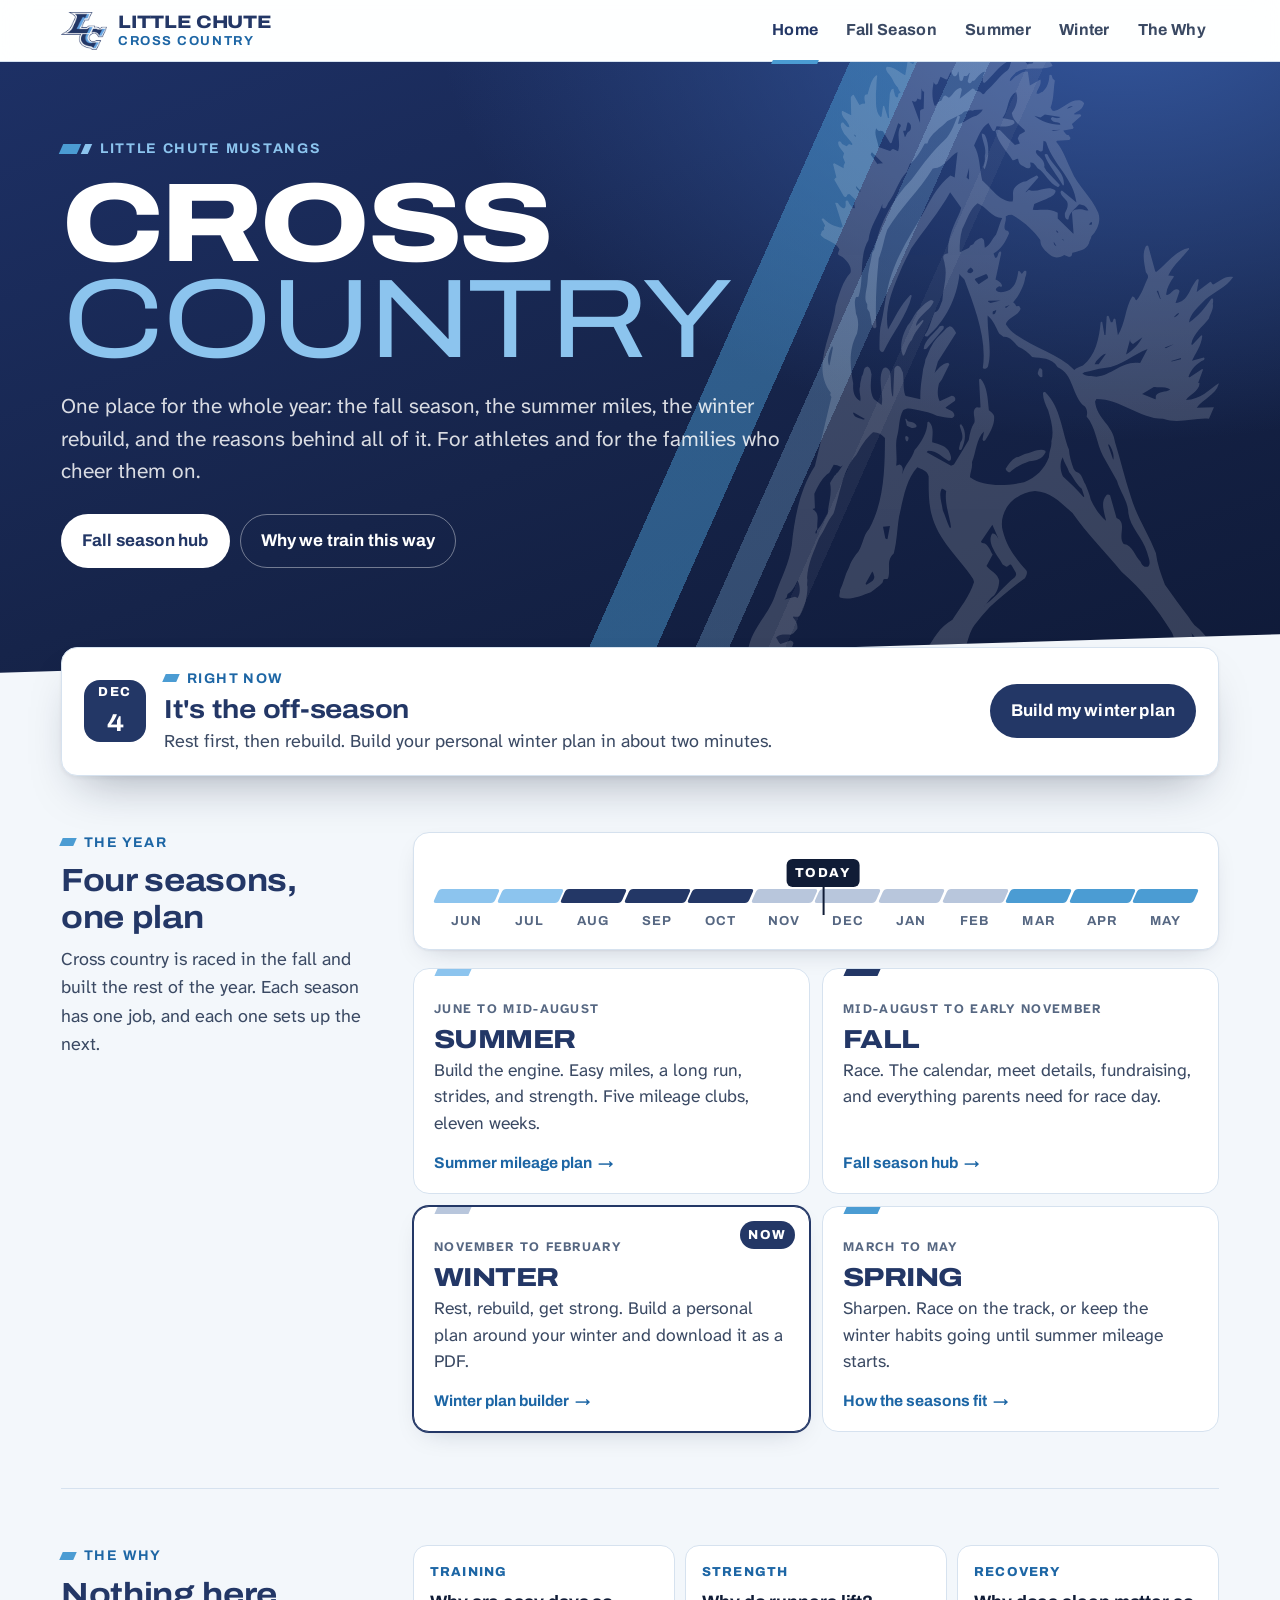
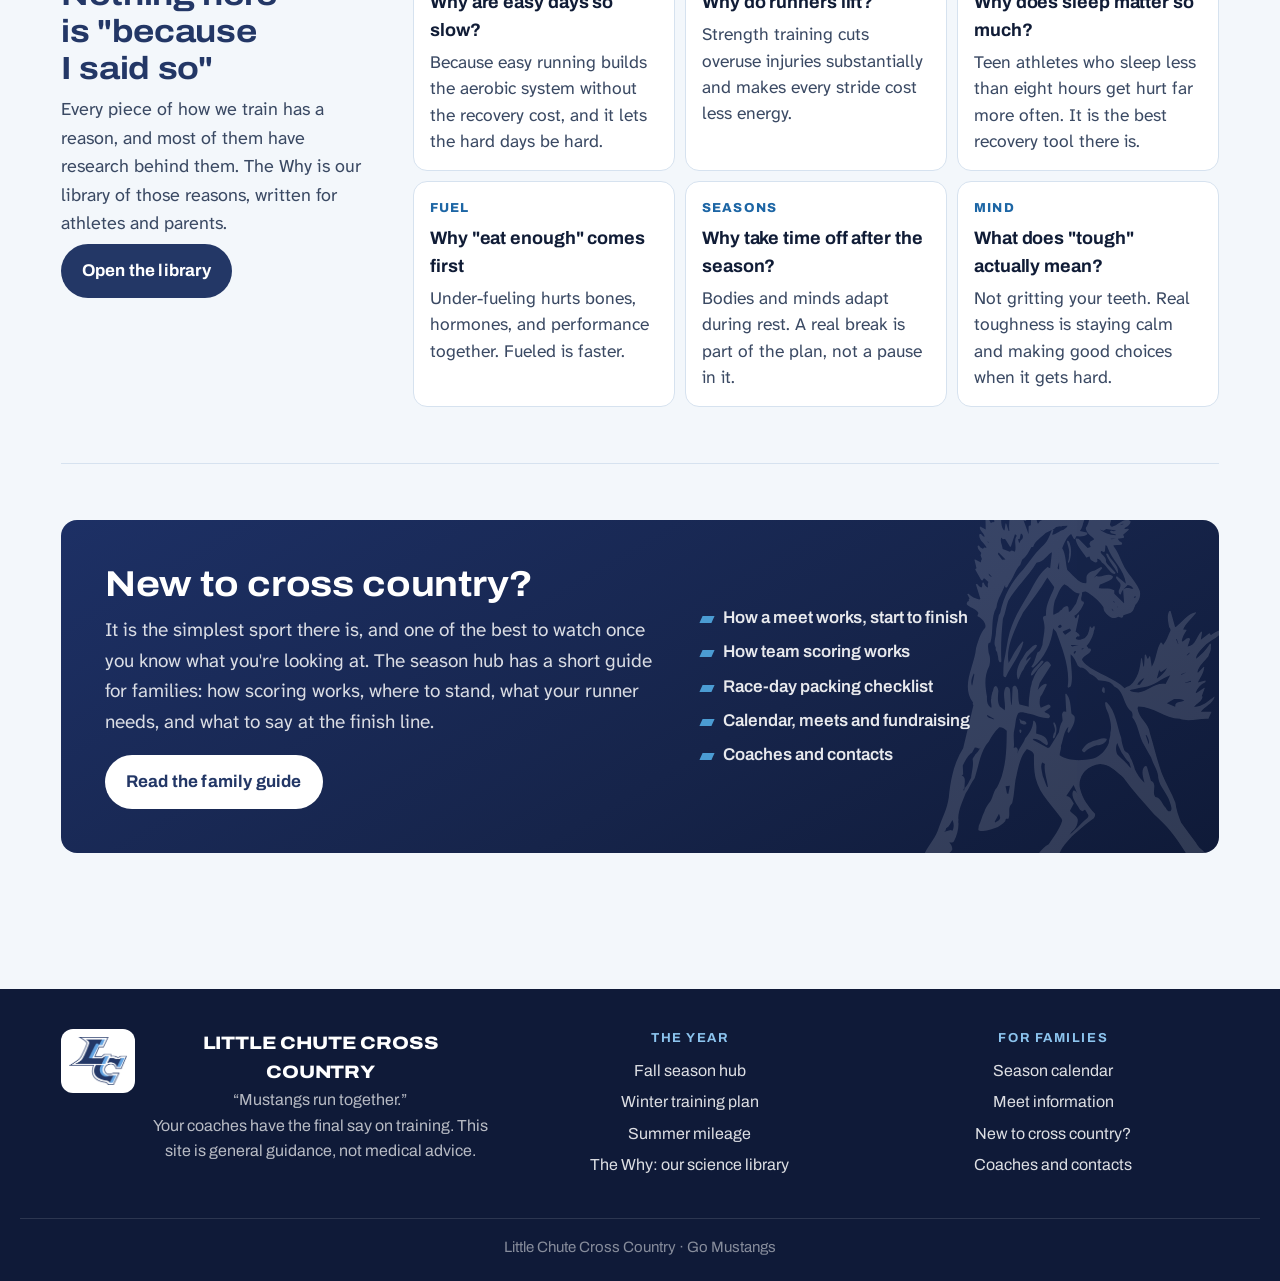
<file: index.html>
<!DOCTYPE html>
<html lang="en">
<head>
<meta charset="utf-8">
<meta name="viewport" content="width=device-width, initial-scale=1, viewport-fit=cover">
<meta name="color-scheme" content="only light">
<meta name="supported-color-schemes" content="light">
<meta name="theme-color" content="#16244A">
<title>Little Chute Cross Country — Mustangs</title>
<meta name="description" content="Everything for Little Chute cross country athletes and families: the fall season, summer mileage, winter training, and the science behind it.">
<meta property="og:title" content="Little Chute Cross Country — Mustangs">
<meta property="og:description" content="Everything for Little Chute cross country athletes and families: the fall season, summer mileage, winter training, and the science behind it.">
<meta property="og:image" content="https://lc-summer-mileage.vercel.app/img/share.png">
<link rel="icon" type="image/png" href="img/favicon.png">
<link rel="apple-touch-icon" href="img/apple-touch-icon.png">
<link rel="preconnect" href="https://fonts.googleapis.com">
<link rel="preconnect" href="https://fonts.gstatic.com" crossorigin>
<link href="https://fonts.googleapis.com/css2?family=Archivo:wdth,wght@100..125,400..800&family=Atkinson+Hyperlegible+Next:ital,wght@0,400..700;1,400..700&display=swap" rel="stylesheet">
<link rel="stylesheet" href="css/site.css">
</head>
<body data-page="home">
<a class="skip" href="#main">Skip to content</a>

<header class="top">
  <div class="top-in">
    <a class="brand" href="index.html" aria-label="Little Chute Cross Country home">
      <img src="img/lc-logo-sm.png" alt="" width="240" height="198">
      <span class="brand-t"><b>Little Chute</b><i>Cross Country</i></span>
    </a>
    <nav class="nav" aria-label="Main"><a href="index.html" aria-current="page">Home</a><a href="fall.html">Fall Season</a><a href="summer.html">Summer</a><a href="winter.html">Winter</a><a href="why.html">The Why</a></nav>
  </div>
</header>

<main id="main">
<div class="hero" id="hero">
  <div class="hero-photo" id="heroPhoto" hidden></div>
  <img class="hero-mustang" src="img/mustang-white.svg" alt="" aria-hidden="true">
  <div class="hero-in">
    <p class="hero-kicker"><span class="slash"></span><span class="slash"></span>Little Chute Mustangs</p>
    <h1>Cross<span>Country</span></h1>
    <p class="hero-sub">One place for the whole year: the fall season, the summer miles, the winter rebuild, and the reasons behind all of it. For athletes and for the families who cheer them on.</p>
    <div class="hero-cta">
      <a class="pill pill--solid" href="fall.html">Fall season hub</a>
      <a class="pill pill--line" href="why.html">Why we train this way</a>
    </div>
  </div>
</div>
<div class="wrap">

  <div class="now" id="now">
    <div class="now-badge" id="nowBadge" aria-hidden="true"></div>
    <div>
      <p class="eyebrow" id="nowEyebrow">Right now</p>
      <h2 id="nowTitle">Welcome, Mustangs</h2>
      <p id="nowText">Pick a season below to get started.</p>
    </div>
    <a class="pill pill--navy" id="nowLink" href="fall.html">Open</a>
  </div>

  <section class="sec" id="year" style="border-top:none">
    <div class="sec-head">
      <p class="eyebrow">The year</p>
      <h2>Four seasons, one plan</h2>
      <p class="lede">Cross country is raced in the fall and built the rest of the year. Each season has one job, and each one sets up the next.</p>
    </div>
    <div class="sec-body">
      <div class="year rv">
        <div class="year-track" id="yearTrack" role="img" aria-label="The training year from June to May"></div>
        <div class="year-months" aria-hidden="true"><span>J<i>un</i></span><span>J<i>ul</i></span><span>A<i>ug</i></span><span>S<i>ep</i></span><span>O<i>ct</i></span><span>N<i>ov</i></span><span>D<i>ec</i></span><span>J<i>an</i></span><span>F<i>eb</i></span><span>M<i>ar</i></span><span>A<i>pr</i></span><span>M<i>ay</i></span></div>
      </div>
      <div class="seasons4">
        <a class="season rv" data-season="summer" href="summer.html" style="--bar:var(--skyblue)">
          <p class="when">June to mid-August</p>
          <h3>Summer</h3>
          <p>Build the engine. Easy miles, a long run, strides, and strength. Five mileage clubs, eleven weeks.</p>
          <span class="go">Summer mileage plan</span>
        </a>
        <a class="season rv" data-season="fall" href="fall.html" style="--bar:var(--mustang)">
          <p class="when">Mid-August to early November</p>
          <h3>Fall</h3>
          <p>Race. The calendar, meet details, fundraising, and everything parents need for race day.</p>
          <span class="go">Fall season hub</span>
        </a>
        <a class="season rv" data-season="winter" href="winter.html" style="--bar:#B8C6DC">
          <p class="when">November to February</p>
          <h3>Winter</h3>
          <p>Rest, rebuild, get strong. Build a personal plan around your winter and download it as a PDF.</p>
          <span class="go">Winter plan builder</span>
        </a>
        <a class="season rv" data-season="spring" href="why.html#seasons" style="--bar:var(--cb)">
          <p class="when">March to May</p>
          <h3>Spring</h3>
          <p>Sharpen. Race on the track, or keep the winter habits going until summer mileage starts.</p>
          <span class="go">How the seasons fit</span>
        </a>
      </div>
    </div>
  </section>

  <section class="sec" id="photos" hidden>
    <div class="sec-head">
      <p class="eyebrow">Last season</p>
      <h2>The year in pictures</h2>
      <p class="lede">Early mornings, muddy spikes, and a lot of people who showed up for each other.</p>
    </div>
    <div class="sec-body">
      <div class="show" id="show" hidden aria-roledescription="carousel" aria-label="Season photos"></div>
    </div>
  </section>

  <section class="sec" id="science">
    <div class="sec-head">
      <p class="eyebrow">The Why</p>
      <h2>Nothing here is "because I said so"</h2>
      <p class="lede">Every piece of how we train has a reason, and most of them have research behind them. The Why is our library of those reasons, written for athletes and parents.</p>
      <a class="pill pill--navy" href="why.html" style="margin-top:6px">Open the library</a>
    </div>
    <div class="sec-body">
      <div class="grid2" style="margin-top:0">
        <a class="tile rv" href="why.html#easy" style="text-decoration:none">
          <span class="freq">Training</span>
          <h3>Why are easy days so slow?</h3>
          <p>Because easy running builds the aerobic system without the recovery cost, and it lets the hard days be hard.</p>
        </a>
        <a class="tile rv" href="why.html#strength" style="text-decoration:none">
          <span class="freq">Strength</span>
          <h3>Why do runners lift?</h3>
          <p>Strength training cuts overuse injuries substantially and makes every stride cost less energy.</p>
        </a>
        <a class="tile rv" href="why.html#sleep" style="text-decoration:none">
          <span class="freq">Recovery</span>
          <h3>Why does sleep matter so much?</h3>
          <p>Teen athletes who sleep less than eight hours get hurt far more often. It is the best recovery tool there is.</p>
        </a>
        <a class="tile rv" href="why.html#fuel" style="text-decoration:none">
          <span class="freq">Fuel</span>
          <h3>Why "eat enough" comes first</h3>
          <p>Under-fueling hurts bones, hormones, and performance together. Fueled is faster.</p>
        </a>
        <a class="tile rv" href="why.html#break" style="text-decoration:none">
          <span class="freq">Seasons</span>
          <h3>Why take time off after the season?</h3>
          <p>Bodies and minds adapt during rest. A real break is part of the plan, not a pause in it.</p>
        </a>
        <a class="tile rv" href="why.html#tough" style="text-decoration:none">
          <span class="freq">Mind</span>
          <h3>What does "tough" actually mean?</h3>
          <p>Not gritting your teeth. Real toughness is staying calm and making good choices when it gets hard.</p>
        </a>
      </div>
    </div>
  </section>

  <section class="sec" id="families" style="display:block">
    <div class="band rv">
      <img class="m" src="img/mustang-white.svg" alt="" aria-hidden="true">
      <div>
        <h2>New to cross country?</h2>
        <p>It is the simplest sport there is, and one of the best to watch once you know what you're looking at. The season hub has a short guide for families: how scoring works, where to stand, what your runner needs, and what to say at the finish line.</p>
        <a class="pill pill--solid" href="fall.html#parents">Read the family guide</a>
      </div>
      <ul>
        <li>How a meet works, start to finish</li>
        <li>How team scoring works</li>
        <li>Race-day packing checklist</li>
        <li>Calendar, meets and fundraising</li>
        <li>Coaches and contacts</li>
      </ul>
    </div>
  </section>

</div>
</main>

<footer class="foot">
  <div class="foot-in">
    <div class="foot-brand">
      <img src="img/lc-logo-sm.png" alt="Little Chute LC logo" width="240" height="198">
      <div><b>Little Chute Cross Country</b>&ldquo;Mustangs run together.&rdquo;<br>Your coaches have the final say on training. This site is general guidance, not medical advice.</div>
    </div>
    <div>
      <h2 class="foot-h">The year</h2>
      <ul>
        <li><a href="fall.html">Fall season hub</a></li>
        <li><a href="winter.html">Winter training plan</a></li>
        <li><a href="summer.html">Summer mileage</a></li>
        <li><a href="why.html">The Why: our science library</a></li>
      </ul>
    </div>
    <div>
      <h2 class="foot-h">For families</h2>
      <ul>
        <li><a href="fall.html#calendar">Season calendar</a></li>
        <li><a href="fall.html#meets">Meet information</a></li>
        <li><a href="fall.html#parents">New to cross country?</a></li>
        <li><a href="fall.html#contacts">Coaches and contacts</a></li>
      </ul>
    </div>
  </div>
  <div class="foot-base">Little Chute Cross Country &middot; Go Mustangs</div>
</footer>

<nav class="tabs" aria-label="Main"><a href="index.html" aria-current="page"><svg viewBox="0 0 24 24" aria-hidden="true"><path d="M3 11l9-8 9 8"/><path d="M5 10v10h14V10"/><path d="M10 20v-6h4v6"/></svg>Home</a><a href="fall.html"><svg viewBox="0 0 24 24" aria-hidden="true"><path d="M5 21V4"/><path d="M5 4h12l-2.5 4L17 12H5"/></svg>Fall</a><a href="summer.html"><svg viewBox="0 0 24 24" aria-hidden="true"><circle cx="12" cy="12" r="4"/><path d="M12 2v2M12 20v2M2 12h2M20 12h2M4.9 4.9l1.4 1.4M17.7 17.7l1.4 1.4M4.9 19.1l1.4-1.4M17.7 6.3l1.4-1.4"/></svg>Summer</a><a href="winter.html"><svg viewBox="0 0 24 24" aria-hidden="true"><path d="M12 2v20M3.3 7l17.4 10M20.7 7L3.3 17"/><path d="M9.5 3.5L12 6l2.5-2.5M9.5 20.5L12 18l2.5 2.5"/></svg>Winter</a><a href="why.html"><svg viewBox="0 0 24 24" aria-hidden="true"><path d="M4 5a2 2 0 0 1 2-2h13v16H6a2 2 0 0 0-2 2z"/><path d="M4 21a2 2 0 0 1 2-2h13"/><path d="M9 8h6M9 12h4"/></svg>The Why</a></nav>

<script src="data/season.js"></script>
<script src="data/photos.js"></script>
<script src="js/site.js"></script>
<script src="js/home.js"></script>
</body>
</html>
</file>
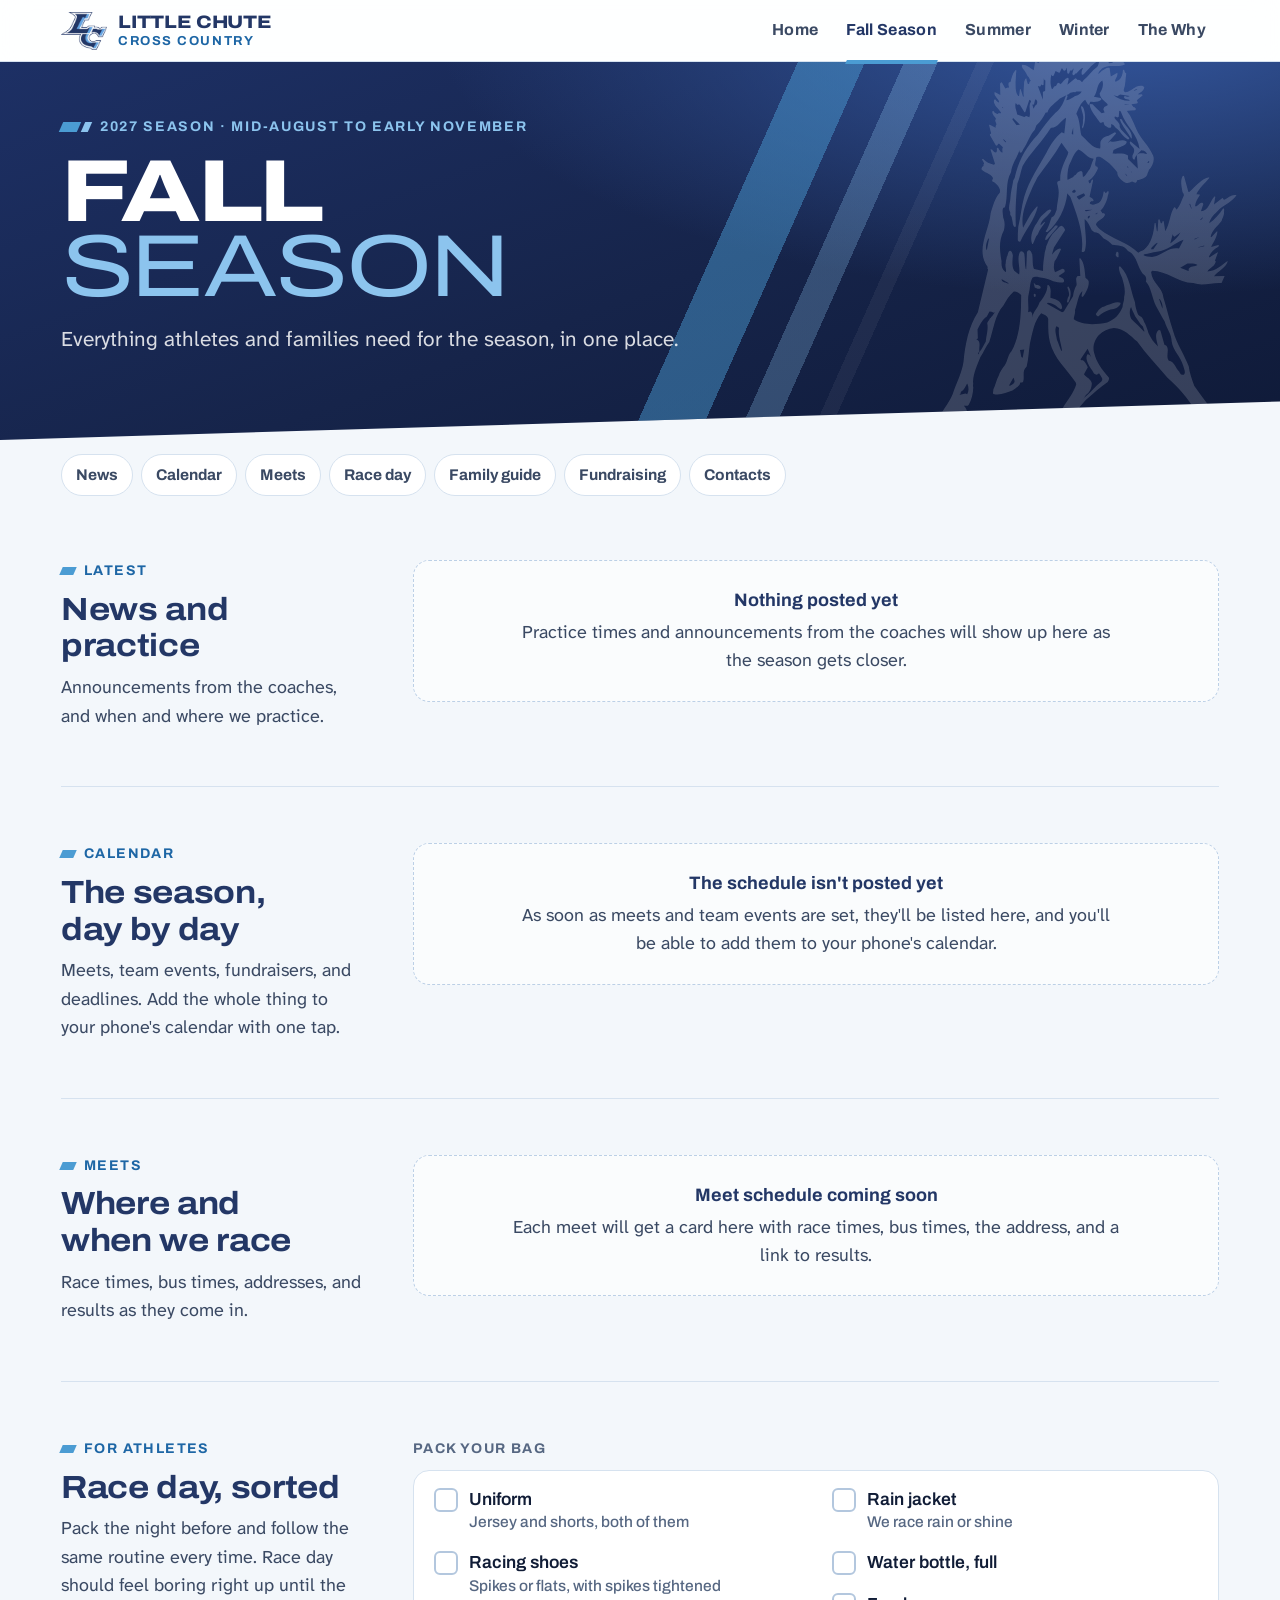
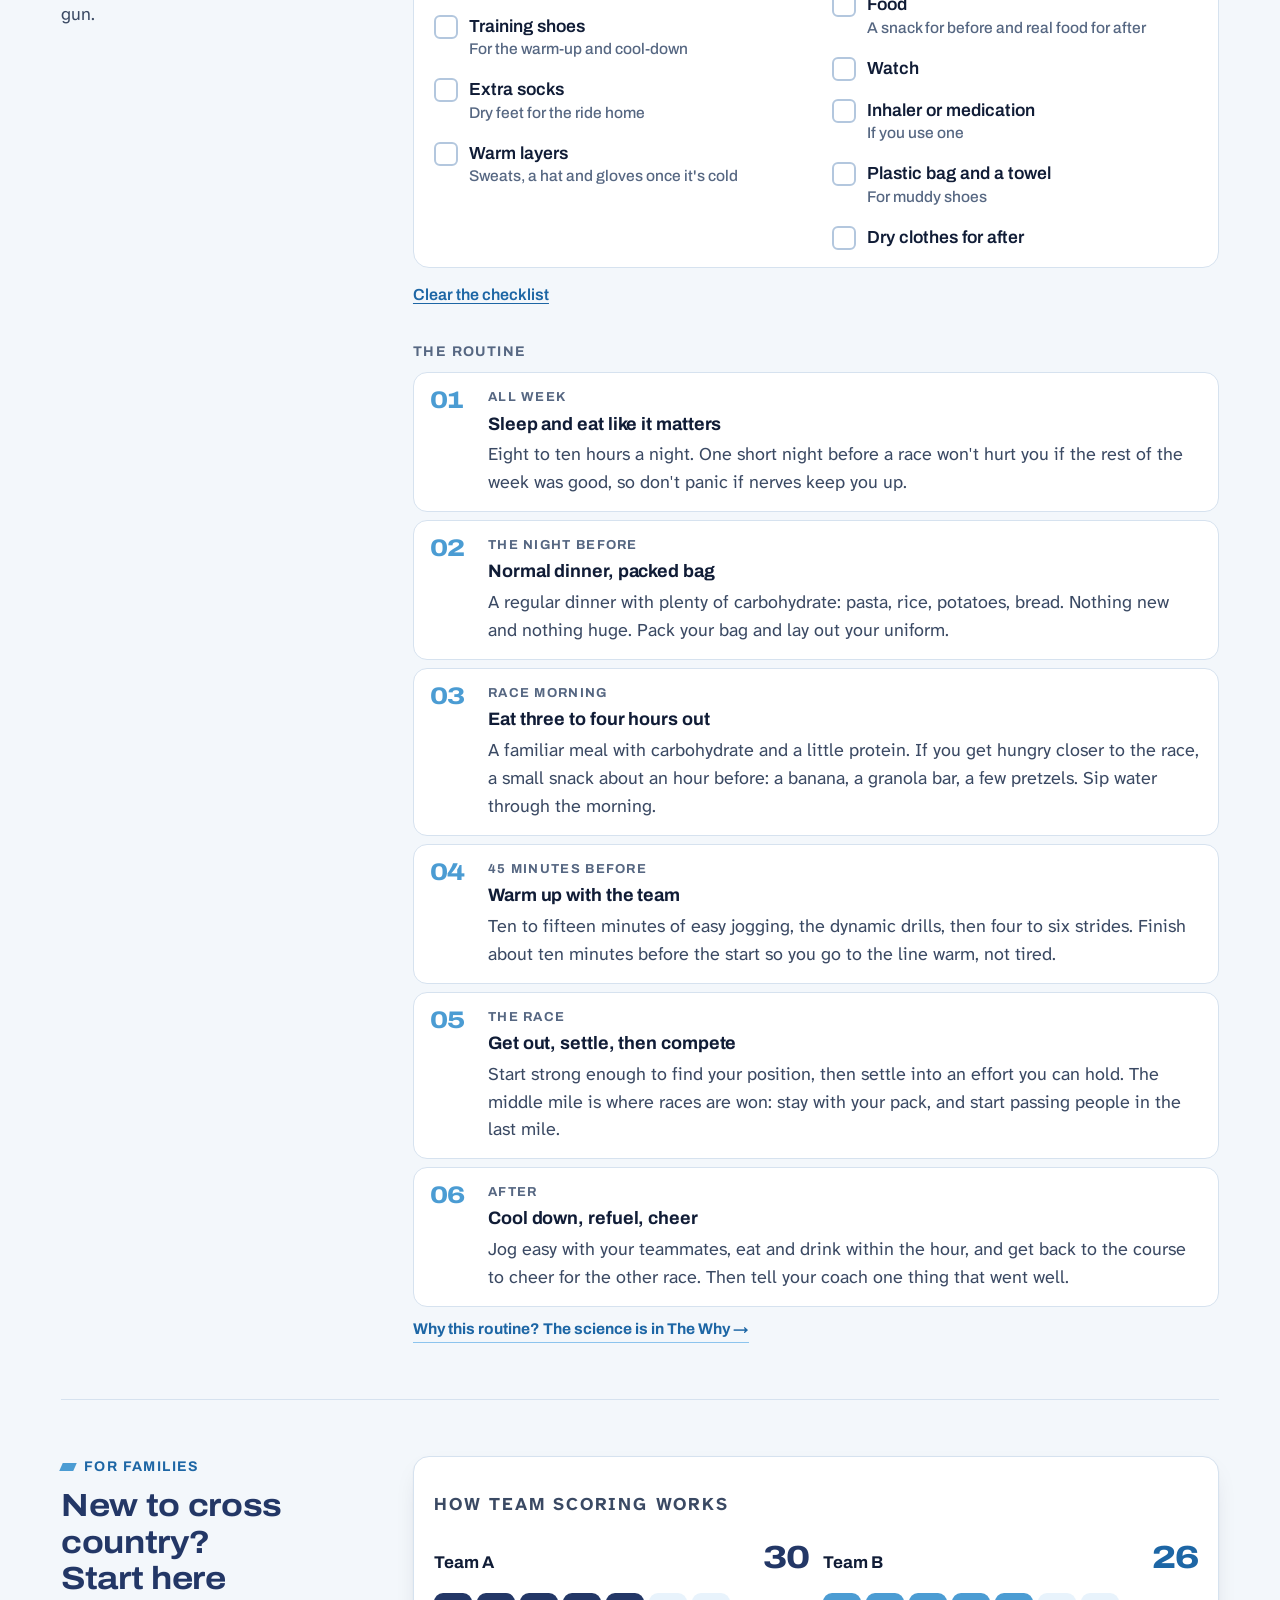
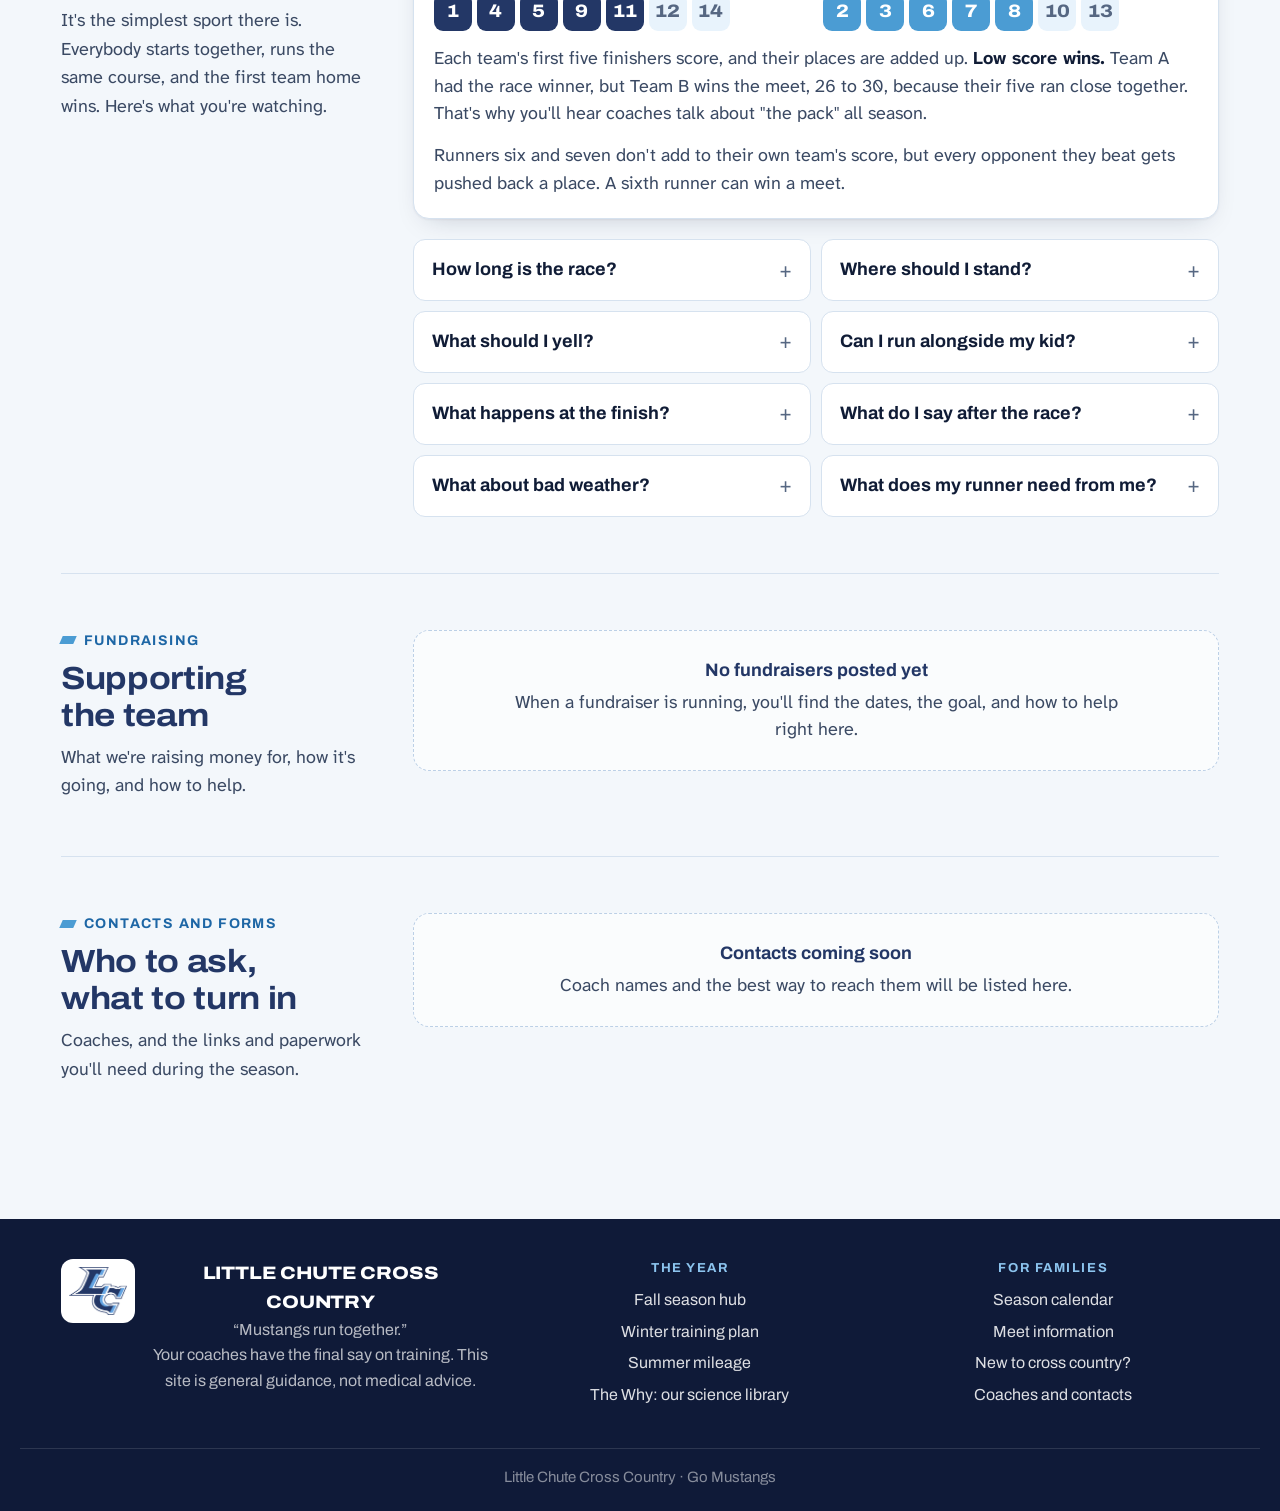
<file: fall.html>
<!DOCTYPE html>
<html lang="en">
<head>
<meta charset="utf-8">
<meta name="viewport" content="width=device-width, initial-scale=1, viewport-fit=cover">
<meta name="color-scheme" content="only light">
<meta name="supported-color-schemes" content="light">
<meta name="theme-color" content="#16244A">
<title>Fall Season — Little Chute Cross Country</title>
<meta name="description" content="The Little Chute cross country season hub: calendar, meets, fundraising, and everything athletes and parents need.">
<meta property="og:title" content="Fall Season — Little Chute Cross Country">
<meta property="og:description" content="The Little Chute cross country season hub: calendar, meets, fundraising, and everything athletes and parents need.">
<meta property="og:image" content="https://lc-summer-mileage.vercel.app/img/share.png">
<link rel="icon" type="image/png" href="img/favicon.png">
<link rel="apple-touch-icon" href="img/apple-touch-icon.png">
<link rel="preconnect" href="https://fonts.googleapis.com">
<link rel="preconnect" href="https://fonts.gstatic.com" crossorigin>
<link href="https://fonts.googleapis.com/css2?family=Archivo:wdth,wght@100..125,400..800&family=Atkinson+Hyperlegible+Next:ital,wght@0,400..700;1,400..700&display=swap" rel="stylesheet">
<link rel="stylesheet" href="css/site.css">
</head>
<body data-page="fall">
<a class="skip" href="#main">Skip to content</a>

<header class="top">
  <div class="top-in">
    <a class="brand" href="index.html" aria-label="Little Chute Cross Country home">
      <img src="img/lc-logo-sm.png" alt="" width="240" height="198">
      <span class="brand-t"><b>Little Chute</b><i>Cross Country</i></span>
    </a>
    <nav class="nav" aria-label="Main"><a href="index.html">Home</a><a href="fall.html" aria-current="page">Fall Season</a><a href="summer.html">Summer</a><a href="winter.html">Winter</a><a href="why.html">The Why</a></nav>
  </div>
</header>

<main id="main">
<div class="hero hero--slim" id="hero">
  <div class="hero-photo" id="heroPhoto" hidden></div>
  <img class="hero-mustang" src="img/mustang-white.svg" alt="" aria-hidden="true">
  <div class="hero-in">
    <p class="hero-kicker"><span class="slash"></span><span class="slash"></span><span id="heroKicker">Mid-August to early November &middot; Race season</span></p>
    <h1>Fall<span>Season</span></h1>
    <p class="hero-sub" id="heroSub">Everything athletes and families need for the season, in one place.</p>
    <div class="count" id="count" hidden></div>
  </div>
</div>
<nav class="jumpbar" aria-label="On this page">
  <a href="#news">News</a><a href="#calendar">Calendar</a><a href="#meets">Meets</a><a href="#raceday">Race day</a><a href="#parents">Family guide</a><a href="#fundraising">Fundraising</a><a href="#contacts">Contacts</a>
</nav>
<div class="wrap">

  <section class="sec" id="news" style="border-top:none">
    <div class="sec-head">
      <p class="eyebrow">Latest</p>
      <h2>News and practice</h2>
      <p class="lede">Announcements from the coaches, and when and where we practice.</p>
    </div>
    <div class="sec-body">
      <div id="practice"></div>
      <div id="announcements"></div>
    </div>
  </section>

  <section class="sec" id="calendar">
    <div class="sec-head">
      <p class="eyebrow">Calendar</p>
      <h2>The season, day by day</h2>
      <p class="lede">Meets, team events, fundraisers, and deadlines. Add the whole thing to your phone's calendar with one tap.</p>
      <button class="pill pill--soft" id="icsBtn" type="button" hidden>
        <svg viewBox="0 0 24 24" aria-hidden="true"><rect x="3" y="5" width="18" height="16" rx="2"/><path d="M3 10h18M8 3v4M16 3v4"/></svg>
        Add to my calendar</button>
    </div>
    <div class="sec-body">
      <div class="filters" id="calFilters" hidden></div>
      <div id="calList"></div>
    </div>
  </section>

  <section class="sec" id="meets">
    <div class="sec-head">
      <p class="eyebrow">Meets</p>
      <h2>Where and when we race</h2>
      <p class="lede">Race times, bus times, addresses, and results as they come in.</p>
    </div>
    <div class="sec-body">
      <div id="meetList"></div>
    </div>
  </section>

  <section class="sec" id="raceday">
    <div class="sec-head">
      <p class="eyebrow">For athletes</p>
      <h2>Race day, sorted</h2>
      <p class="lede">Pack the night before and follow the same routine every time. Race day should feel boring right up until the gun.</p>
    </div>
    <div class="sec-body">
      <p class="subhead" style="margin-top:0">Pack your bag</p>
      <div class="check" id="check">
        <label><input type="checkbox" data-k="uniform"><span>Uniform<small>Jersey and shorts, both of them</small></span></label>
        <label><input type="checkbox" data-k="spikes"><span>Racing shoes<small>Spikes or flats, with spikes tightened</small></span></label>
        <label><input type="checkbox" data-k="trainers"><span>Training shoes<small>For the warm-up and cool-down</small></span></label>
        <label><input type="checkbox" data-k="socks"><span>Extra socks<small>Dry feet for the ride home</small></span></label>
        <label><input type="checkbox" data-k="layers"><span>Warm layers<small>Sweats, a hat and gloves once it's cold</small></span></label>
        <label><input type="checkbox" data-k="rain"><span>Rain jacket<small>We race rain or shine</small></span></label>
        <label><input type="checkbox" data-k="water"><span>Water bottle, full</span></label>
        <label><input type="checkbox" data-k="snack"><span>Food<small>A snack for before and real food for after</small></span></label>
        <label><input type="checkbox" data-k="watch"><span>Watch</span></label>
        <label><input type="checkbox" data-k="meds"><span>Inhaler or medication<small>If you use one</small></span></label>
        <label><input type="checkbox" data-k="bag"><span>Plastic bag and a towel<small>For muddy shoes</small></span></label>
        <label><input type="checkbox" data-k="clothes"><span>Dry clothes for after</span></label>
      </div>
      <button class="helper-toggle" id="checkReset" type="button" style="margin-top:10px">Clear the checklist</button>

      <p class="subhead">The routine</p>
      <ol class="steps">
        <li><div><span class="t">All week</span><h3>Sleep and eat like it matters</h3><p>Eight to ten hours a night. One short night before a race won't hurt you if the rest of the week was good, so don't panic if nerves keep you up.</p></div></li>
        <li><div><span class="t">The night before</span><h3>Normal dinner, packed bag</h3><p>A regular dinner with plenty of carbohydrate: pasta, rice, potatoes, bread. Nothing new and nothing huge. Pack your bag and lay out your uniform.</p></div></li>
        <li><div><span class="t">Race morning</span><h3>Eat three to four hours out</h3><p>A familiar meal with carbohydrate and a little protein. If you get hungry closer to the race, a small snack about an hour before: a banana, a granola bar, a few pretzels. Sip water through the morning.</p></div></li>
        <li><div><span class="t">45 minutes before</span><h3>Warm up with the team</h3><p>Ten to fifteen minutes of easy jogging, the dynamic drills, then four to six strides. Finish about ten minutes before the start so you go to the line warm, not tired.</p></div></li>
        <li><div><span class="t">The race</span><h3>Get out, settle, then compete</h3><p>Start strong enough to find your position, then settle into an effort you can hold. The middle mile is where races are won: stay with your pack, and start passing people in the last mile.</p></div></li>
        <li><div><span class="t">After</span><h3>Cool down, refuel, cheer</h3><p>Jog easy with your teammates, eat and drink within the hour, and get back to the course to cheer for the other race. Then tell your coach one thing that went well.</p></div></li>
      </ol>
      <a class="why-link" href="why.html#raceday">Why this routine? The science is in The Why &rarr;</a>
    </div>
  </section>

  <section class="sec" id="parents">
    <div class="sec-head">
      <p class="eyebrow">For families</p>
      <h2>New to cross country? Start here</h2>
      <p class="lede">It's the simplest sport there is. Everybody starts together, runs the same course, and the first team home wins. Here's what you're watching.</p>
    </div>
    <div class="sec-body">
      <div class="score rv">
        <p class="eyebrow plain" style="margin-bottom:14px">How team scoring works</p>
        <div class="score-teams">
          <div class="score-team">
            <h3>Team A <b>30</b></h3>
            <div class="score-row" aria-label="Team A finishing places: 1, 4, 5, 9, 11, then 12 and 14 which do not score">
              <span class="bibn">1</span><span class="bibn">4</span><span class="bibn">5</span><span class="bibn">9</span><span class="bibn">11</span><span class="bibn x">12</span><span class="bibn x">14</span>
            </div>
          </div>
          <div class="score-team win">
            <h3>Team B <b>26</b></h3>
            <div class="score-row" aria-label="Team B finishing places: 2, 3, 6, 7, 8, then 10 and 13 which do not score">
              <span class="bibn b">2</span><span class="bibn b">3</span><span class="bibn b">6</span><span class="bibn b">7</span><span class="bibn b">8</span><span class="bibn x">10</span><span class="bibn x">13</span>
            </div>
          </div>
        </div>
        <p>Each team's first five finishers score, and their places are added up. <strong style="color:var(--ink)">Low score wins.</strong> Team A had the race winner, but Team B wins the meet, 26 to 30, because their five ran close together. That's why you'll hear coaches talk about "the pack" all season.</p>
        <p>Runners six and seven don't add to their own team's score, but every opponent they beat gets pushed back a place. A sixth runner can win a meet.</p>
      </div>

      <div class="faq">
        <details>
          <summary>How long is the race?</summary>
          <div class="answer">
            <p>High school races are 5 kilometers, which is 3.1 miles, on grass, trails, and hills. Most meets run separate boys and girls races, and many split varsity and junior varsity. Varsity is a team's top seven runners that day.</p>
            <p>Every course is different, so times don't compare neatly from one meet to the next. A slower time on a hilly, muddy course can be a better race than a fast time on a flat one.</p>
          </div>
        </details>
        <details>
          <summary>Where should I stand?</summary>
          <div class="answer">
            <p>Watch the start, since it's the most exciting ten seconds in high school sports, then move. Most courses loop back on themselves, so you can usually see your runner two or three times by walking between spots. Ask another parent where the one-mile and two-mile marks are, and get to the finish with a few minutes to spare.</p>
            <p>Stay off the marked course and never cross in front of runners.</p>
          </div>
        </details>
        <details>
          <summary>What should I yell?</summary>
          <div class="answer">
            <p>Their name, and anything about effort. "Go get the next one." "Strong up the hill." Cheer for every Mustang who goes by, not just your own, and for the last runner as loudly as the first.</p>
            <p>Skip times, places, and instructions. They can't process them mid-race, and it's the coaches' job.</p>
          </div>
        </details>
        <details>
          <summary>Can I run alongside my kid?</summary>
          <div class="answer">
            <p>No. Running next to an athlete is considered pacing and can get them disqualified. Cheer from a standing position at the side of the course.</p>
          </div>
        </details>
        <details>
          <summary>What happens at the finish?</summary>
          <div class="answer">
            <p>Runners cross the line and keep walking through a roped-off lane called the chute, in the order they finished. Don't reach in or pull them out; the order matters for scoring.</p>
            <p>They may look terrible for a few minutes. That's what a hard, honest race looks like, and it passes quickly. Give them space, water, and a jacket. Then they'll cool down with the team before they're free.</p>
          </div>
        </details>
        <details>
          <summary>What do I say after the race?</summary>
          <div class="answer">
            <p>"I love watching you run." That's the whole script. If they want to talk about the race, let them lead. If it went badly, food and a quiet ride home work better than analysis.</p>
            <p>Improvement in this sport is measured against yourself. A personal record, or PR, is a big deal whether it comes in first place or fiftieth.</p>
          </div>
        </details>
        <details>
          <summary>What about bad weather?</summary>
          <div class="answer">
            <p>Cross country goes on in rain, mud, wind, and cold. Only lightning stops a meet, and then it's usually a delay rather than a cancellation. Dress in layers, wear shoes you don't mind getting muddy, and bring a chair and an umbrella.</p>
          </div>
        </details>
        <details>
          <summary>What does my runner need from me?</summary>
          <div class="answer">
            <p>Mostly the unglamorous things: eight to ten hours of sleep, enough food (teenage distance runners need a lot more than you'd guess), a full water bottle, shoes that aren't worn out, and paperwork turned in on time.</p>
            <p>And patience. Fitness in this sport builds over months and years, and it rarely moves in a straight line. If your runner seems tired all the time, keeps getting hurt, or stops enjoying it, tell the coaches. We'd much rather hear it early.</p>
            <p><a class="why-link" href="why.html" style="margin-top:0">The reasons behind how we train are in The Why &rarr;</a></p>
          </div>
        </details>
      </div>
    </div>
  </section>

  <section class="sec" id="fundraising">
    <div class="sec-head">
      <p class="eyebrow">Fundraising</p>
      <h2>Supporting the team</h2>
      <p class="lede">What we're raising money for, how it's going, and how to help.</p>
    </div>
    <div class="sec-body"><div id="fundList"></div></div>
  </section>

  <section class="sec" id="contacts">
    <div class="sec-head">
      <p class="eyebrow">Contacts and forms</p>
      <h2>Who to ask, what to turn in</h2>
      <p class="lede">Coaches, and the links and paperwork you'll need during the season.</p>
    </div>
    <div class="sec-body">
      <div id="people"></div>
      <p class="subhead" id="linksHead" hidden>Forms and links</p>
      <div class="linklist" id="links"></div>
    </div>
  </section>

</div>
</main>

<footer class="foot">
  <div class="foot-in">
    <div class="foot-brand">
      <img src="img/lc-logo-sm.png" alt="Little Chute LC logo" width="240" height="198">
      <div><b>Little Chute Cross Country</b>&ldquo;Mustangs run together.&rdquo;<br>Your coaches have the final say on training. This site is general guidance, not medical advice.</div>
    </div>
    <div>
      <h2 class="foot-h">The year</h2>
      <ul>
        <li><a href="fall.html">Fall season hub</a></li>
        <li><a href="winter.html">Winter training plan</a></li>
        <li><a href="summer.html">Summer mileage</a></li>
        <li><a href="why.html">The Why: our science library</a></li>
      </ul>
    </div>
    <div>
      <h2 class="foot-h">For families</h2>
      <ul>
        <li><a href="fall.html#calendar">Season calendar</a></li>
        <li><a href="fall.html#meets">Meet information</a></li>
        <li><a href="fall.html#parents">New to cross country?</a></li>
        <li><a href="fall.html#contacts">Coaches and contacts</a></li>
      </ul>
    </div>
  </div>
  <div class="foot-base">Little Chute Cross Country &middot; Go Mustangs</div>
</footer>

<nav class="tabs" aria-label="Main"><a href="index.html"><svg viewBox="0 0 24 24" aria-hidden="true"><path d="M3 11l9-8 9 8"/><path d="M5 10v10h14V10"/><path d="M10 20v-6h4v6"/></svg>Home</a><a href="fall.html" aria-current="page"><svg viewBox="0 0 24 24" aria-hidden="true"><path d="M5 21V4"/><path d="M5 4h12l-2.5 4L17 12H5"/></svg>Fall</a><a href="summer.html"><svg viewBox="0 0 24 24" aria-hidden="true"><circle cx="12" cy="12" r="4"/><path d="M12 2v2M12 20v2M2 12h2M20 12h2M4.9 4.9l1.4 1.4M17.7 17.7l1.4 1.4M4.9 19.1l1.4-1.4M17.7 6.3l1.4-1.4"/></svg>Summer</a><a href="winter.html"><svg viewBox="0 0 24 24" aria-hidden="true"><path d="M12 2v20M3.3 7l17.4 10M20.7 7L3.3 17"/><path d="M9.5 3.5L12 6l2.5-2.5M9.5 20.5L12 18l2.5 2.5"/></svg>Winter</a><a href="why.html"><svg viewBox="0 0 24 24" aria-hidden="true"><path d="M4 5a2 2 0 0 1 2-2h13v16H6a2 2 0 0 0-2 2z"/><path d="M4 21a2 2 0 0 1 2-2h13"/><path d="M9 8h6M9 12h4"/></svg>The Why</a></nav>

<script src="data/season.js"></script>
<script src="js/site.js"></script>
<script src="js/fall.js"></script>
</body>
</html>
</file>
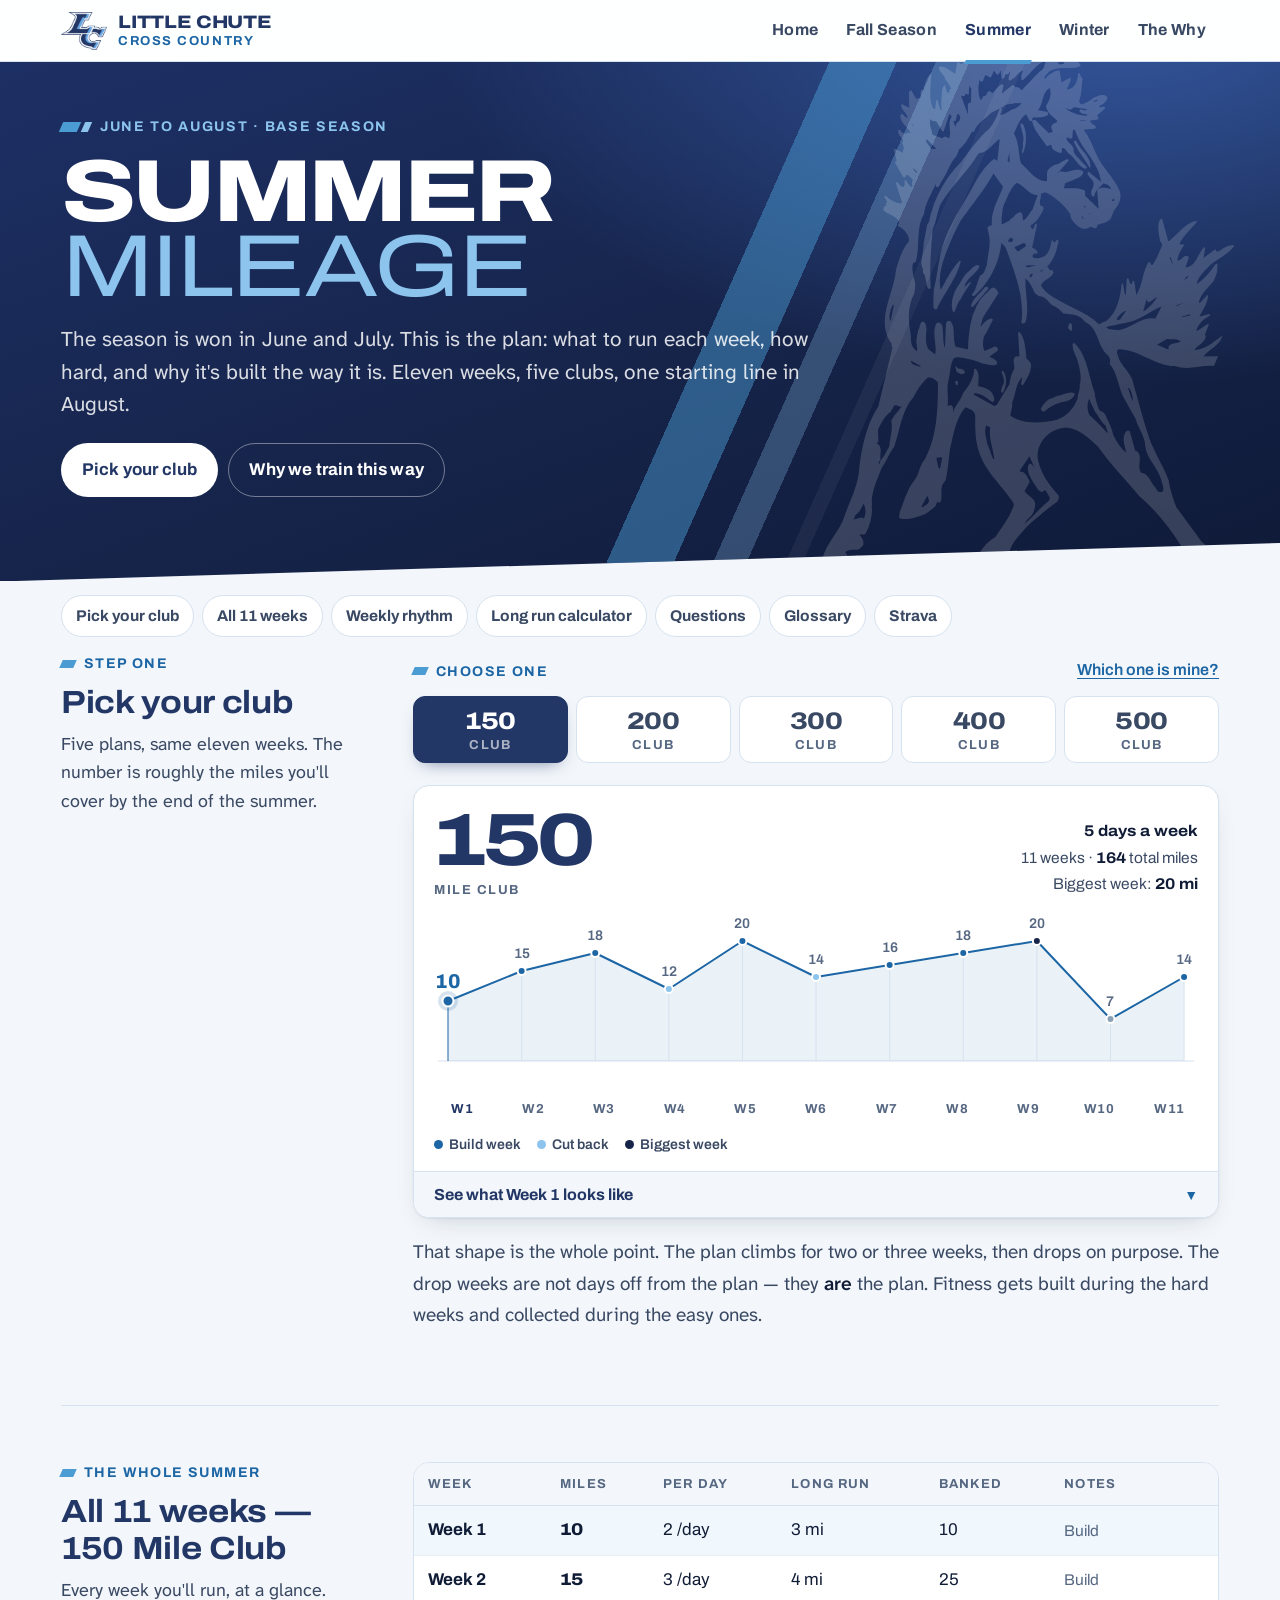
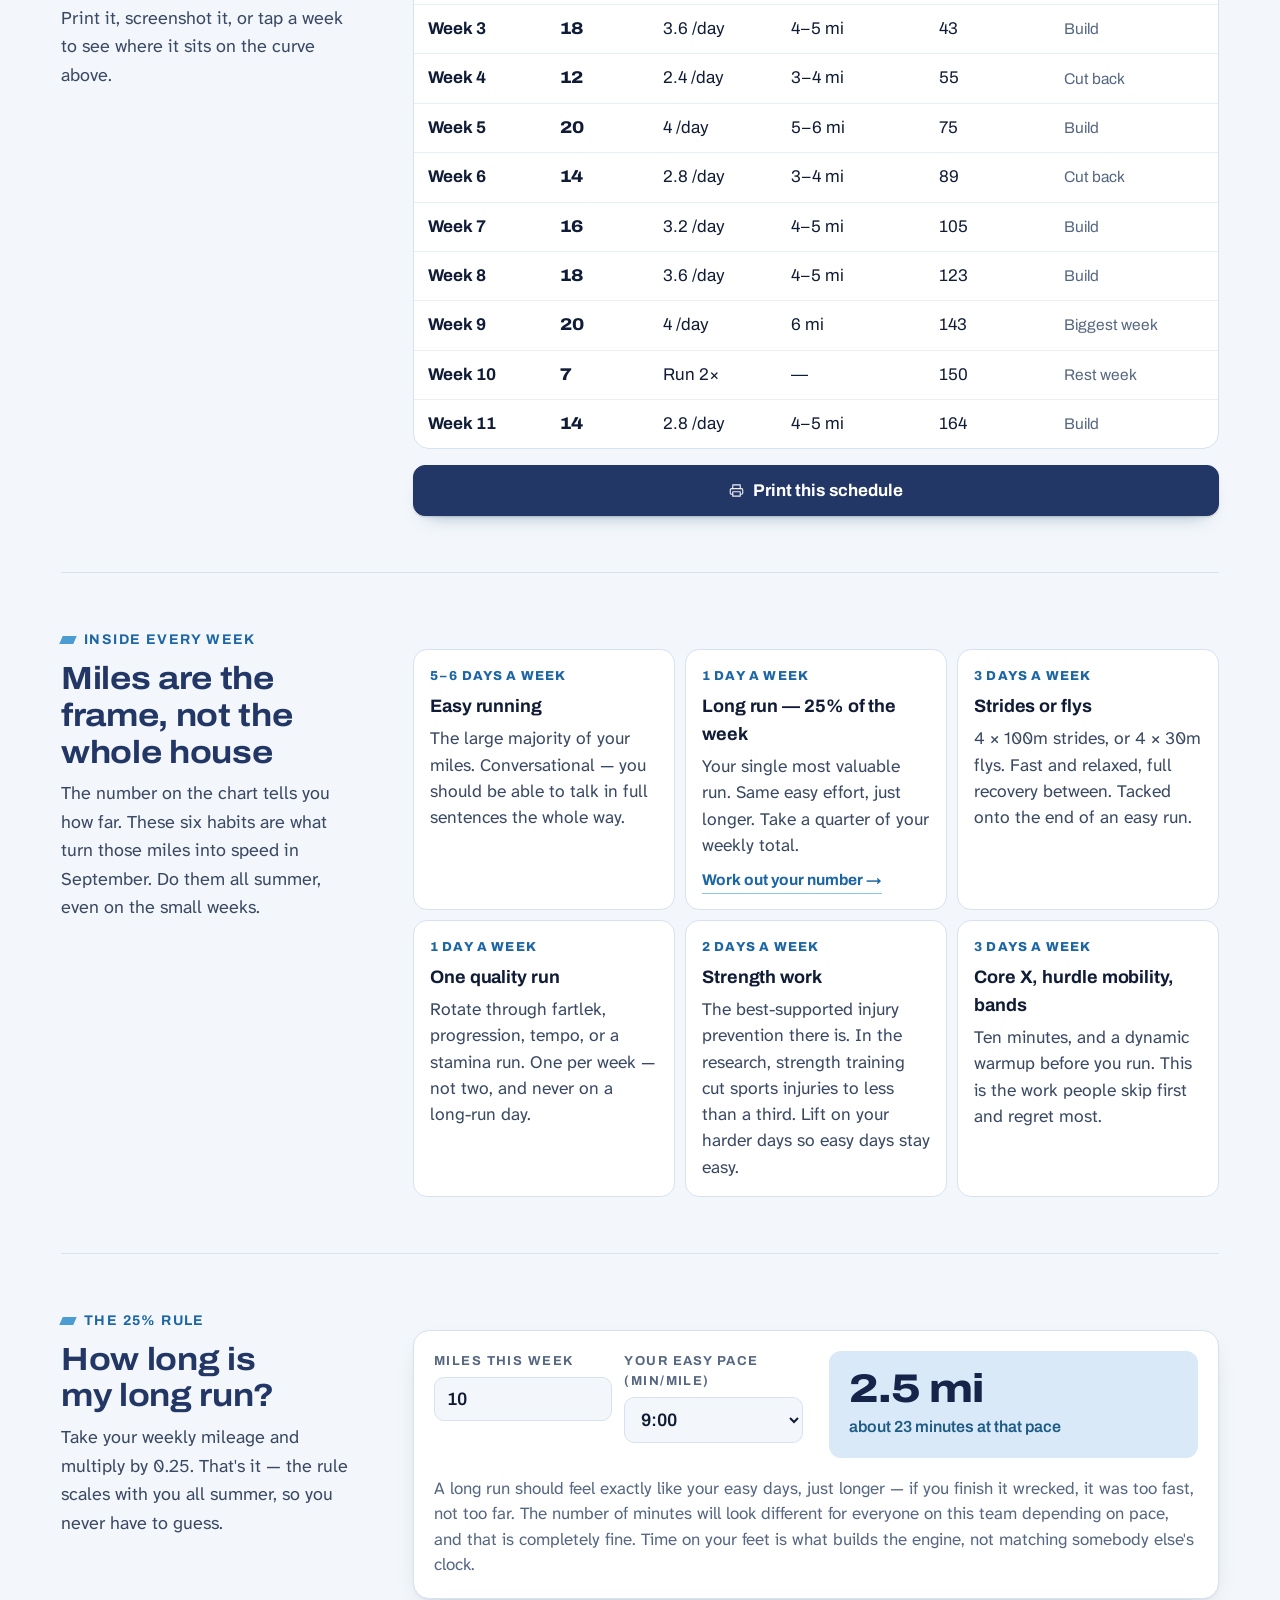
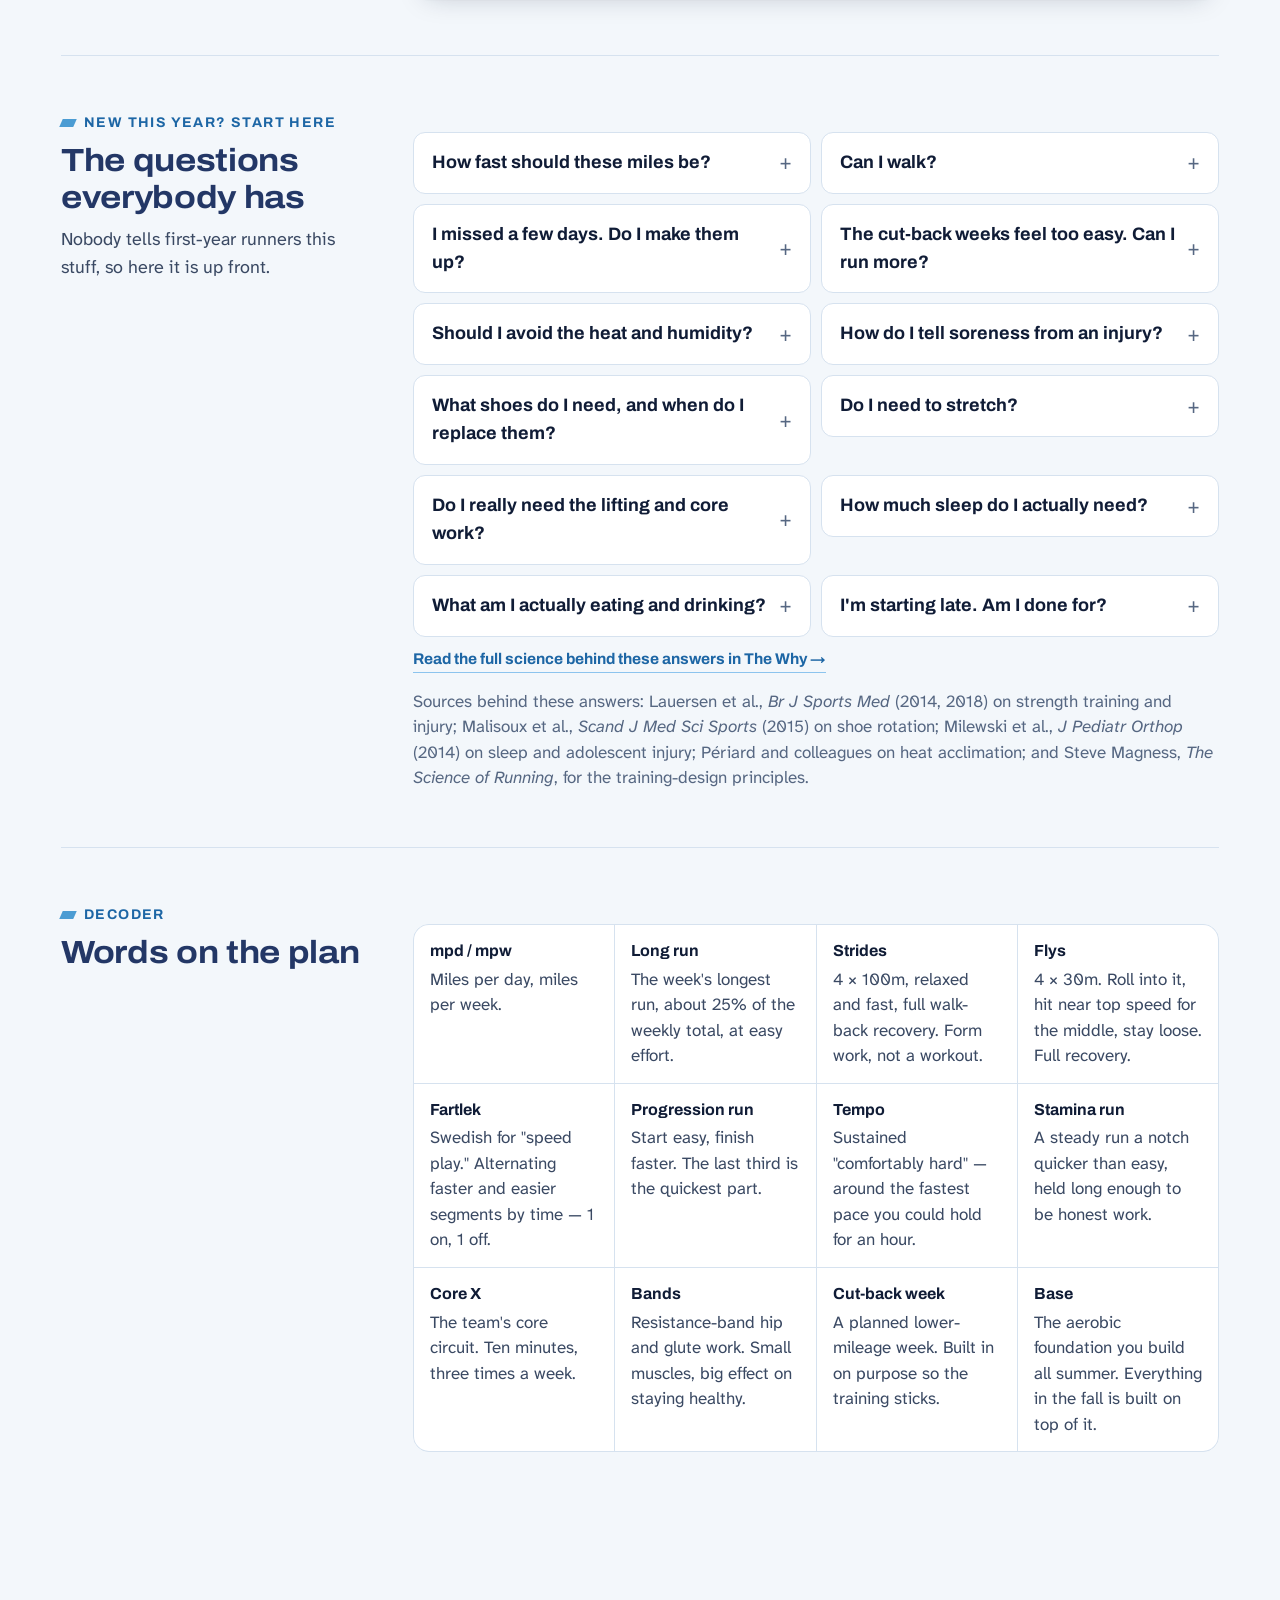
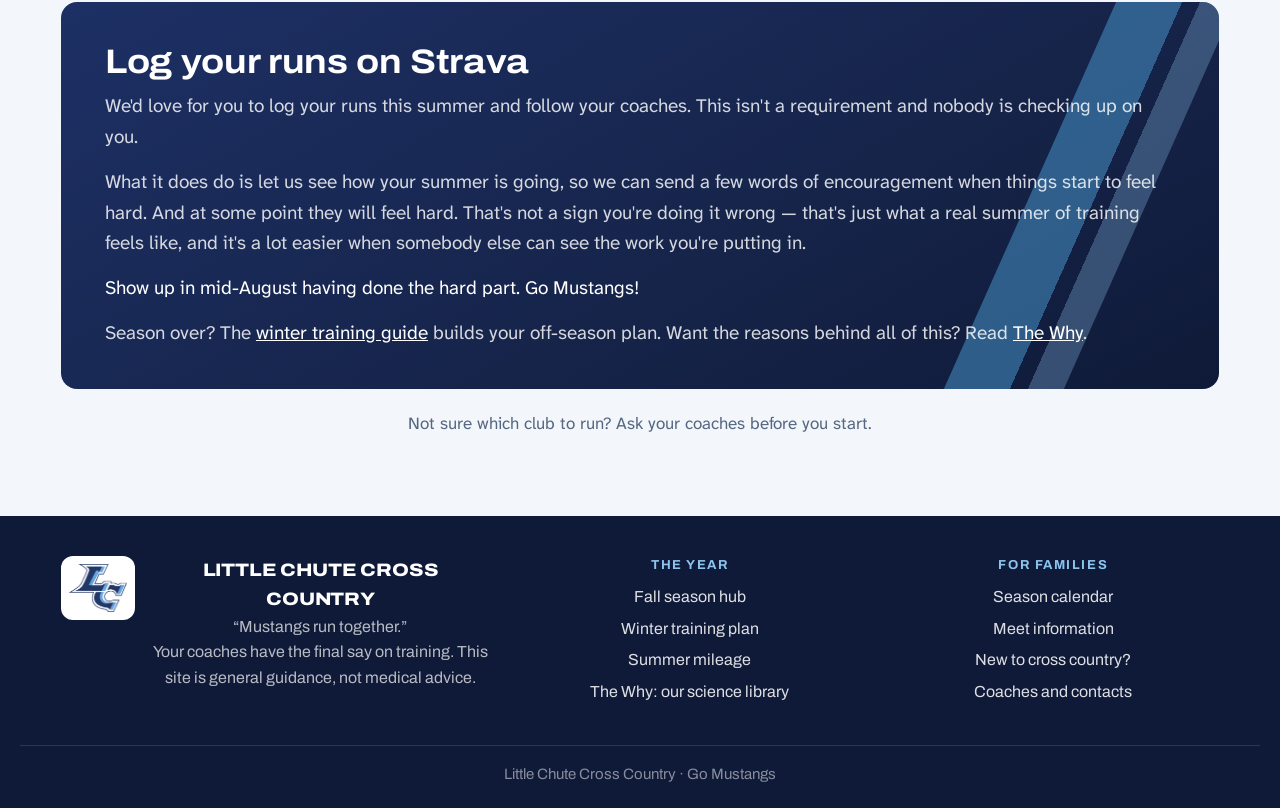
<file: summer.html>
<!DOCTYPE html>
<html lang="en">
<head>
<meta charset="utf-8">
<meta name="viewport" content="width=device-width, initial-scale=1, viewport-fit=cover">
<meta name="color-scheme" content="only light">
<meta name="supported-color-schemes" content="light">
<meta name="theme-color" content="#16244A">
<title>Summer Mileage — Little Chute Cross Country</title>
<meta name="description" content="The Little Chute cross country summer mileage plan: five clubs, eleven weeks, and the reasons behind every week.">
<meta property="og:title" content="Summer Mileage — Little Chute Cross Country">
<meta property="og:description" content="The Little Chute cross country summer mileage plan: five clubs, eleven weeks, and the reasons behind every week.">
<meta property="og:image" content="https://lc-summer-mileage.vercel.app/img/share.png">
<link rel="icon" type="image/png" href="img/favicon.png">
<link rel="apple-touch-icon" href="img/apple-touch-icon.png">
<link rel="preconnect" href="https://fonts.googleapis.com">
<link rel="preconnect" href="https://fonts.gstatic.com" crossorigin>
<link href="https://fonts.googleapis.com/css2?family=Archivo:wdth,wght@100..125,400..800&family=Atkinson+Hyperlegible+Next:ital,wght@0,400..700;1,400..700&display=swap" rel="stylesheet">
<link rel="stylesheet" href="css/site.css">
</head>
<body data-page="summer">
<a class="skip" href="#main">Skip to content</a>

<header class="top">
  <div class="top-in">
    <a class="brand" href="index.html" aria-label="Little Chute Cross Country home">
      <img src="img/lc-logo-sm.png" alt="" width="240" height="198">
      <span class="brand-t"><b>Little Chute</b><i>Cross Country</i></span>
    </a>
    <nav class="nav" aria-label="Main"><a href="index.html">Home</a><a href="fall.html">Fall Season</a><a href="summer.html" aria-current="page">Summer</a><a href="winter.html">Winter</a><a href="why.html">The Why</a></nav>
  </div>
</header>

<main id="main">
<div class="hero hero--slim" id="hero">
  <div class="hero-photo" id="heroPhoto" hidden></div>
  <img class="hero-mustang" src="img/mustang-white.svg" alt="" aria-hidden="true">
  <div class="hero-in">
    <p class="hero-kicker"><span class="slash"></span><span class="slash"></span>June to August &middot; Base season</p>
    <h1>Summer<span>Mileage</span></h1>
    <p class="hero-sub">The season is won in June and July. This is the plan: what to run each week, how hard, and why it's built the way it is. Eleven weeks, five clubs, one starting line in August.</p>
    <div class="hero-cta"><a class="pill pill--solid" href="#pick">Pick your club</a><a class="pill pill--line" href="why.html">Why we train this way</a></div>
  </div>
</div>
<nav class="jumpbar" aria-label="On this page"><a href="#pick">Pick your club</a><a href="#all">All 11 weeks</a><a href="#rhythm">Weekly rhythm</a><a href="#longrun">Long run calculator</a><a href="#faq">Questions</a><a href="#glossary">Glossary</a><a href="#log">Strava</a></nav>
<div class="wrap">

  <!-- ============ PICK YOUR CLUB ============ -->
  <section class="sec" id="pick" style="border-top:none;padding-top:8px">
    <div class="sec-head">
      <p class="eyebrow">Step one</p>
      <h2>Pick your club</h2>
      <p class="lede">Five plans, same eleven weeks. The number is roughly the miles you'll cover by the end of the summer.</p>
    </div>

    <div class="sec-body">
    <div class="picker-label">
      <p class="eyebrow" style="margin:0">Choose one</p>
      <button class="helper-toggle" id="helperBtn" aria-expanded="false" aria-controls="helperBox">Which one is mine?</button>
    </div>

    <div class="clubs" id="clubs" role="group" aria-label="Choose a mileage club"></div>

    <div class="helper" id="helperBox" hidden>
      <strong>Use this test:</strong> look at Week 1 for a club. If that week looks like something you could run right now without wrecking yourself, that's your club. If it looks scary, drop down one.
      <ul>
        <li><strong>150</strong> — first summer of running, or coming straight off another sport. Five days a week.</li>
        <li><strong>200</strong> — you ran a season before but took most of the winter or spring off.</li>
        <li><strong>300</strong> — you trained through track and want a real varsity summer.</li>
        <li><strong>400 / 500</strong> — multiple years of consistent training and a summer base already under you.</li>
      </ul>
      <p class="last">Your coaches have the final say. When it's close, take the smaller number and finish the summer healthy — that beats a big log and a hurt hamstring in August.</p>
    </div>

    <!-- signature: the 11-week ridgeline -->
    <div class="ridge-card">
      <div class="ridge-head">
        <div class="bib">
          <span class="num" id="bibNum">150</span>
          <span class="cap" id="bibCap">Mile Club</span>
        </div>
        <div class="ridge-meta" id="ridgeMeta"></div>
      </div>
      <svg class="ridge-svg" id="ridge" viewBox="0 0 660 190" role="img" aria-label="Weekly mileage profile across 11 weeks"></svg>
      <div class="ridge-x" id="ridgeX"></div>
      <div class="legend">
        <span><i class="dot-build"></i>Build week</span>
        <span><i class="dot-cut"></i>Cut back</span>
        <span><i class="dot-peak"></i>Biggest week</span>
      </div>

      <button class="disclose" id="detailBtn" aria-expanded="false" aria-controls="weekDetail">
        <span id="discloseLabel">See what Week 1 looks like</span>
        <span class="chev" aria-hidden="true">&#9660;</span>
      </button>

      <div class="weekdetail" id="weekDetail" hidden>
        <div class="wd-top">
          <span class="wd-week" id="wdWeek">Week 1 of 11</span>
          <span class="tag build" id="wdTag">Build</span>
        </div>
        <div class="wd-nums">
          <div class="stat"><span class="v" id="wdMiles">10<small>mi</small></span><span class="k" id="wdMilesK">This week</span></div>
          <div class="stat"><span class="v" id="wdMpd">2<small>mi</small></span><span class="k" id="wdMpdK">Per day</span></div>
          <div class="stat"><span class="v" id="wdLong">3<small>mi</small></span><span class="k" id="wdLongK">Long run</span></div>
        </div>
        <p class="wd-why" id="wdWhy"></p>
        <p class="wd-banked" id="wdBanked"></p>
        <div class="wd-nav">
          <button class="btn btn-ghost" id="prevBtn">&larr; Previous week</button>
          <button class="btn btn-ghost" id="nextBtn">Next week &rarr;</button>
        </div>
      </div>
    </div>

    <p class="prose" style="margin-top:18px">That shape is the whole point. The plan climbs for two or three weeks, then drops on purpose. The drop weeks are not days off from the plan — they <strong>are</strong> the plan. Fitness gets built during the hard weeks and collected during the easy ones.</p>
    </div>
  </section>

  <!-- ============ FULL TABLE ============ -->
  <section class="sec" id="all">
    <div class="sec-head">
      <p class="eyebrow">The whole summer</p>
    <h2 id="tableTitle">All 11 weeks</h2>
    <p class="lede">Every week you'll run, at a glance. Print it, screenshot it, or tap a week to see where it sits on the curve above.</p>
    </div>

    <div class="sec-body">
    <div class="tablewrap" tabindex="0" role="region" aria-label="All eleven weeks, table. Scroll sideways to see all of it">
      <table>
        <thead>
          <tr><th>Week</th><th>Miles</th><th>Per day</th><th>Long run</th><th>Banked</th><th>Notes</th></tr>
        </thead>
        <tbody id="tbody"></tbody>
      </table>
    </div>
    <button class="btn btn-primary printbtn" id="printBtn">
      <svg class="ico" viewBox="0 0 24 24" aria-hidden="true"><path d="M6 9V3h12v6"/><path d="M6 18H4a2 2 0 0 1-2-2v-5a2 2 0 0 1 2-2h16a2 2 0 0 1 2 2v5a2 2 0 0 1-2 2h-2"/><path d="M6 14h12v7H6z"/></svg>
      Print this schedule</button>

    </div>
  </section>

  <!-- ============ WEEKLY RHYTHM ============ -->
  <section class="sec" id="rhythm">
    <div class="sec-head">
      <p class="eyebrow">Inside every week</p>
    <h2>Miles are the frame, not the whole house</h2>
    <p class="lede">The number on the chart tells you how far. These six habits are what turn those miles into speed in September. Do them all summer, even on the small weeks.</p>
    </div>

    <div class="sec-body">

    <div class="grid2">
      <div class="tile">
        <span class="freq">5–6 days a week</span>
        <h3>Easy running</h3>
        <p>The large majority of your miles. Conversational — you should be able to talk in full sentences the whole way.</p>
      </div>
      <div class="tile">
        <span class="freq">1 day a week</span>
        <h3>Long run — 25% of the week</h3>
        <p>Your single most valuable run. Same easy effort, just longer. Take a quarter of your weekly total.</p>
        <a class="jump" href="#longrun">Work out your number &rarr;</a>
      </div>
      <div class="tile">
        <span class="freq">3 days a week</span>
        <h3>Strides or flys</h3>
        <p>4 × 100m strides, or 4 × 30m flys. Fast and relaxed, full recovery between. Tacked onto the end of an easy run.</p>
      </div>
      <div class="tile">
        <span class="freq">1 day a week</span>
        <h3>One quality run</h3>
        <p>Rotate through fartlek, progression, tempo, or a stamina run. One per week — not two, and never on a long-run day.</p>
      </div>
      <div class="tile">
        <span class="freq">2 days a week</span>
        <h3>Strength work</h3>
        <p>The best-supported injury prevention there is. In the research, strength training cut sports injuries to less than a third. Lift on your harder days so easy days stay easy.</p>
      </div>
      <div class="tile">
        <span class="freq">3 days a week</span>
        <h3>Core X, hurdle mobility, bands</h3>
        <p>Ten minutes, and a dynamic warmup before you run. This is the work people skip first and regret most.</p>
      </div>
    </div>

    </div>
  </section>

  <!-- ============ LONG RUN CALC ============ -->
  <section class="sec" id="longrun">
    <div class="sec-head">
      <p class="eyebrow">The 25% rule</p>
    <h2>How long is my long run?</h2>
    <p class="lede">Take your weekly mileage and multiply by 0.25. That's it — the rule scales with you all summer, so you never have to guess.</p>
    </div>

    <div class="sec-body">

    <div class="calc">
      <div class="calc-row">
        <div class="field">
          <label for="mpw">Miles this week</label>
          <input type="number" id="mpw" value="20" min="1" max="120" step="1" inputmode="numeric">
        </div>
        <div class="field">
          <label for="pace">Your easy pace (min/mile)</label>
          <select id="pace">
            <option value="6.5">6:30</option>
            <option value="7">7:00</option>
            <option value="7.5">7:30</option>
            <option value="8">8:00</option>
            <option value="8.5">8:30</option>
            <option value="9" selected>9:00</option>
            <option value="9.5">9:30</option>
            <option value="10">10:00</option>
            <option value="11">11:00</option>
            <option value="12">12:00</option>
          </select>
        </div>
      </div>
      <div class="calc-out">
        <span class="big" id="lrMiles">5.0 mi</span>
        <span class="lbl" id="lrTime">about 45 minutes</span>
      </div>
      <p class="calc-note">A long run should feel exactly like your easy days, just longer — if you finish it wrecked, it was too fast, not too far. The number of minutes will look different for everyone on this team depending on pace, and that is completely fine. Time on your feet is what builds the engine, not matching somebody else's clock.</p>
    </div>

    </div>
  </section>

  <!-- ============ NEW RUNNER FAQ ============ -->
  <section class="sec" id="faq">
    <div class="sec-head">
      <p class="eyebrow">New this year? Start here</p>
    <h2>The questions everybody has</h2>
    <p class="lede">Nobody tells first-year runners this stuff, so here it is up front.</p>
    </div>

    <div class="sec-body">

    <div class="faq">
      <details>
        <summary>How fast should these miles be?</summary>
        <div class="answer">
          <p>Slower than you think — and that isn't softness, it's the mechanism. Easy aerobic running builds capillaries, mitochondria, and the heart's stroke volume, and it builds them without the recovery cost that hard running carries. You should be able to hold a full-sentence conversation the entire way.</p>
          <p>The classic first-year mistake is running easy days moderately hard. Everything collapses into one gray middle speed, the easy days stop being restorative, and the one weekly workout has nowhere left to go. Keep the easy days genuinely easy so the hard day can actually be hard.</p>
        </div>
      </details>

      <details>
        <summary>Can I walk?</summary>
        <div class="answer">
          <p>Yes. If you're new, run-walk is a completely legitimate way to hit these numbers — run four minutes, walk one, repeat. The aerobic stimulus is still there and the miles still count.</p>
          <p>Most people drop the walk breaks within three or four weeks without ever forcing it.</p>
        </div>
      </details>

      <details>
        <summary>I missed a few days. Do I make them up?</summary>
        <div class="answer">
          <p>No. Never stack missed miles onto the days that are left. The evidence on injury risk points at sudden spikes in load relative to what your body has actually been doing — cramming a lost week into three days is exactly that spike.</p>
          <p>Missed a couple of days? Pick up with whatever's left of the week. Missed a full week or more? Restart at the last week you completed rather than jumping ahead to where the calendar says you should be.</p>
        </div>
      </details>

      <details>
        <summary>The cut-back weeks feel too easy. Can I run more?</summary>
        <div class="answer">
          <p>Don't. Training is a stimulus; the adaptation happens while you recover from it. Bone, tendon, and connective tissue remodel far more slowly than your cardiovascular system does, which is exactly why feeling good is not the same as being ready.</p>
          <p>Trusting the down weeks is the biggest difference between runners who race well in October and runners who spend October in the training room.</p>
        </div>
      </details>

      <details>
        <summary>Should I avoid the heat and humidity?</summary>
        <div class="answer">
          <p>No — and this is the one most people get backwards. Training in the heat is a stimulus, not just something to survive. Over roughly one to two weeks of regular heat exposure your body expands its blood plasma volume, starts sweating sooner and more efficiently, and drops your heart rate at any given pace.</p>
          <p>That plasma expansion is a big part of why heat blocks get compared to altitude camps — both push on blood volume and oxygen delivery, just from different directions. Be honest about the limits, though: the performance benefit is best established for racing in the heat, and whether it transfers to cool-weather racing is still genuinely debated in the research. Either way, a 2:00 pm September meet in Wisconsin can be 85 degrees, so acclimating is race preparation.</p>
          <p>How to actually do it: give it ten to fourteen days, and run by <em>effort</em> rather than pace. The same effort will be thirty to sixty-plus seconds per mile slower in heat and humidity — that's the physiology, not you being out of shape. Keep the hardest workouts and longest runs in the morning, and get the exposure on your easy days.</p>
          <p>Where this stops being training: stop immediately for chills, goosebumps, a headache, confusion, nausea, or suddenly not sweating anymore. That's heat illness, it is a medical emergency and not a toughness test, and somebody needs to know right away.</p>
        </div>
      </details>

      <details>
        <summary>How do I tell soreness from an injury?</summary>
        <div class="answer">
          <p>General, both-sides, dull, and better once you're warmed up is normal training soreness. Sharp, one spot you can cover with a fingertip, worse the longer you run, or changing how you stride — that one is not.</p>
          <p>Stop, take a couple of easy days, and tell one of your coaches. A three-day problem you mention is far cheaper than a six-week problem you hid.</p>
        </div>
      </details>

      <details>
        <summary>What shoes do I need, and when do I replace them?</summary>
        <div class="answer">
          <p>One pair of real running shoes, fitted at a running store. Pick by comfort — that's the most reliable guide anyone has found — not by looks, arch charts, or what a teammate wears.</p>
          <p>The 300-to-500-mile replacement number is a manufacturer rule of thumb, not a strong research finding. What is measurable is that midsole foam loses a lot of its cushioning after a few hundred miles, and that changes how your legs absorb every step. If they feel flat, look creased through the midsole, or you're picking up new aches, they're done.</p>
          <p>The better-supported move is rotating two pairs. A prospective study of recreational runners found notably lower injury rates among people using more than one pair, most likely because slightly different shoes vary where the stress lands. Two mid-priced pairs beat one expensive pair.</p>
        </div>
      </details>

      <details>
        <summary>Do I need to stretch?</summary>
        <div class="answer">
          <p>Not the way you were probably taught. Stretching programs have repeatedly failed to show a protective effect against injury — the meta-analysis that found strength training cut sports injuries to less than a third found no significant benefit from stretching in the same comparison.</p>
          <p>What to do instead: a few minutes of dynamic warmup before you run — leg swings, skips, lunges, building into the first mile easy. Save longer static holds and mobility work for after a run or a separate time of day. Stretch because it feels good and keeps you moving well, not because you think it's protecting you.</p>
          <p>If dynamic stretching is new to you, don't worry about getting it right off a page. We'll go through the routine together on our summer meet-up days so you know exactly what it looks like and can do it on your own the rest of the week.</p>
        </div>
      </details>

      <details>
        <summary>Do I really need the lifting and core work?</summary>
        <div class="answer">
          <p>This is the highest-return thing on the entire page. In the best available meta-analysis, strength training cut sports injuries to less than a third, and a follow-up found a dose-response relationship — more of it kept producing more protection.</p>
          <p>The mechanism is straightforward: running is thousands of single-leg landings, and stronger muscle and tendon absorbs and returns that force instead of passing it into bone and cartilage. Ten to fifteen minutes, two or three times a week, is enough to matter. Put it on your harder days so your easy days stay easy.</p>
        </div>
      </details>

      <details>
        <summary>How much sleep do I actually need?</summary>
        <div class="answer">
          <p>Eight to ten hours, and this is not a throwaway line. In a study of middle and high school athletes, those averaging under eight hours a night were roughly 1.7 times more likely to get injured — one of the strongest single predictors in the whole dataset.</p>
          <p>Sleep is where growth hormone releases, glycogen refills, and tissue repairs. It's free, it's the most powerful recovery tool you have, and it's the first thing a teenager gives up. Phone out of the bedroom, consistent bedtime, and treat a bad sleep week as a reason to keep the running easy.</p>
        </div>
      </details>

      <details>
        <summary>What am I actually eating and drinking?</summary>
        <div class="answer">
          <p>Enough. Under-fueling is the most common and most damaging mistake in high school distance running — when you chronically take in less energy than you burn, hormones, bone density, immune function, and performance all decline together, and in growing athletes the bone consequences can follow you for decades. More food is almost always the right answer during a summer like this.</p>
          <p>Carbohydrate is the fuel that actually runs this engine, so eat it at breakfast and around your harder days. Get protein at every meal, and eat something within about an hour of finishing a long run.</p>
          <p>For fluid, drink to thirst across the whole day rather than chugging right before you head out. On anything long or hot, carry water and add sodium — sports drink, salty food, an electrolyte tab. Forcing down huge volumes of plain water is its own hazard.</p>
        </div>
      </details>

      <details>
        <summary>I'm starting late. Am I done for?</summary>
        <div class="answer">
          <p>Not at all. Start at Week 1 of the club below the one you were aiming for, and run the weeks in order from there. Consistent smaller weeks beat a panicked catch-up every time.</p>
          <p>Six honest weeks of running will show up on the starting line. Six rushed weeks usually show up in the training room instead.</p>
        </div>
      </details>
    </div>

    <a class="why-link" href="why.html">Read the full science behind these answers in The Why &rarr;</a>
        <p class="plan-note" style="margin-top:16px">Sources behind these answers: Lauersen et al., <em>Br J Sports Med</em> (2014, 2018) on strength training and injury; Malisoux et al., <em>Scand J Med Sci Sports</em> (2015) on shoe rotation; Milewski et al., <em>J Pediatr Orthop</em> (2014) on sleep and adolescent injury; Périard and colleagues on heat acclimation; and Steve Magness, <em>The Science of Running</em>, for the training-design principles.</p>


    </div>
  </section>

  <!-- ============ GLOSSARY ============ -->
  <section class="sec" id="glossary">
    <div class="sec-head">
      <p class="eyebrow">Decoder</p>
    <h2>Words on the plan</h2>
    </div>

    <div class="sec-body">
    <dl class="gloss">
      <div><dt>mpd / mpw</dt><dd>Miles per day, miles per week.</dd></div>
      <div><dt>Long run</dt><dd>The week's longest run, about 25% of the weekly total, at easy effort.</dd></div>
      <div><dt>Strides</dt><dd>4 × 100m, relaxed and fast, full walk-back recovery. Form work, not a workout.</dd></div>
      <div><dt>Flys</dt><dd>4 × 30m. Roll into it, hit near top speed for the middle, stay loose. Full recovery.</dd></div>
      <div><dt>Fartlek</dt><dd>Swedish for "speed play." Alternating faster and easier segments by time — 1 on, 1 off.</dd></div>
      <div><dt>Progression run</dt><dd>Start easy, finish faster. The last third is the quickest part.</dd></div>
      <div><dt>Tempo</dt><dd>Sustained "comfortably hard" — around the fastest pace you could hold for an hour.</dd></div>
      <div><dt>Stamina run</dt><dd>A steady run a notch quicker than easy, held long enough to be honest work.</dd></div>
      <div><dt>Core X</dt><dd>The team's core circuit. Ten minutes, three times a week.</dd></div>
      <div><dt>Bands</dt><dd>Resistance-band hip and glute work. Small muscles, big effect on staying healthy.</dd></div>
      <div><dt>Cut-back week</dt><dd>A planned lower-mileage week. Built in on purpose so the training sticks.</dd></div>
      <div><dt>Base</dt><dd>The aerobic foundation you build all summer. Everything in the fall is built on top of it.</dd></div>
    </dl>

    </div>
  </section>

  <!-- ============ CLOSER ============ -->
  <section class="sec" id="log" style="border-top:none;padding-bottom:0">
    <div class="closer">
      <h2>Log your runs on Strava</h2>
      <p>We'd love for you to log your runs this summer and follow your coaches. This isn't a requirement and nobody is checking up on you.</p>
      <p>What it does do is let us see how your summer is going, so we can send a few words of encouragement when things start to feel hard. And at some point they will feel hard. That's not a sign you're doing it wrong — that's just what a real summer of training feels like, and it's a lot easier when somebody else can see the work you're putting in.</p>
      <p class="strong">Show up in mid-August having done the hard part. Go Mustangs!</p>
      <p>Season over? The <a href="winter.html">winter training guide</a> builds your off-season plan. Want the reasons behind all of this? Read <a href="why.html">The Why</a>.</p>
    </div>
    <p class="plan-note" style="text-align:center;margin-top:22px">Not sure which club to run? Ask your coaches before you start.</p>
  </section>

</div>

<div class="pv-overlay" id="pvOverlay" hidden role="dialog" aria-modal="true" aria-label="Printable schedule">
  <div class="pv-sheet">
    <p class="pv-note" id="pvNote"></p>
    <div class="pv-doc" id="pvDoc"></div>
    <div class="pv-actions">
      <button class="btn btn-primary" id="pvPrint">
        <svg class="ico" viewBox="0 0 24 24" aria-hidden="true"><path d="M6 9V3h12v6"/><path d="M6 18H4a2 2 0 0 1-2-2v-5a2 2 0 0 1 2-2h16a2 2 0 0 1 2 2v5a2 2 0 0 1-2 2h-2"/><path d="M6 14h12v7H6z"/></svg>
        Print
      </button>
      <button class="btn btn-ghost" id="pvClose">Close</button>
    </div>
  </div>
</div>


</main>

<footer class="foot">
  <div class="foot-in">
    <div class="foot-brand">
      <img src="img/lc-logo-sm.png" alt="Little Chute LC logo" width="240" height="198">
      <div><b>Little Chute Cross Country</b>&ldquo;Mustangs run together.&rdquo;<br>Your coaches have the final say on training. This site is general guidance, not medical advice.</div>
    </div>
    <div>
      <h2 class="foot-h">The year</h2>
      <ul>
        <li><a href="fall.html">Fall season hub</a></li>
        <li><a href="winter.html">Winter training plan</a></li>
        <li><a href="summer.html">Summer mileage</a></li>
        <li><a href="why.html">The Why: our science library</a></li>
      </ul>
    </div>
    <div>
      <h2 class="foot-h">For families</h2>
      <ul>
        <li><a href="fall.html#calendar">Season calendar</a></li>
        <li><a href="fall.html#meets">Meet information</a></li>
        <li><a href="fall.html#parents">New to cross country?</a></li>
        <li><a href="fall.html#contacts">Coaches and contacts</a></li>
      </ul>
    </div>
  </div>
  <div class="foot-base">Little Chute Cross Country &middot; Go Mustangs</div>
</footer>

<nav class="tabs" aria-label="Main"><a href="index.html"><svg viewBox="0 0 24 24" aria-hidden="true"><path d="M3 11l9-8 9 8"/><path d="M5 10v10h14V10"/><path d="M10 20v-6h4v6"/></svg>Home</a><a href="fall.html"><svg viewBox="0 0 24 24" aria-hidden="true"><path d="M5 21V4"/><path d="M5 4h12l-2.5 4L17 12H5"/></svg>Fall</a><a href="summer.html" aria-current="page"><svg viewBox="0 0 24 24" aria-hidden="true"><circle cx="12" cy="12" r="4"/><path d="M12 2v2M12 20v2M2 12h2M20 12h2M4.9 4.9l1.4 1.4M17.7 17.7l1.4 1.4M4.9 19.1l1.4-1.4M17.7 6.3l1.4-1.4"/></svg>Summer</a><a href="winter.html"><svg viewBox="0 0 24 24" aria-hidden="true"><path d="M12 2v20M3.3 7l17.4 10M20.7 7L3.3 17"/><path d="M9.5 3.5L12 6l2.5-2.5M9.5 20.5L12 18l2.5 2.5"/></svg>Winter</a><a href="why.html"><svg viewBox="0 0 24 24" aria-hidden="true"><path d="M4 5a2 2 0 0 1 2-2h13v16H6a2 2 0 0 0-2 2z"/><path d="M4 21a2 2 0 0 1 2-2h13"/><path d="M9 8h6M9 12h4"/></svg>The Why</a></nav>

<script src="js/site.js"></script>
<script src="js/summer.js"></script>
</body>
</html>
</file>
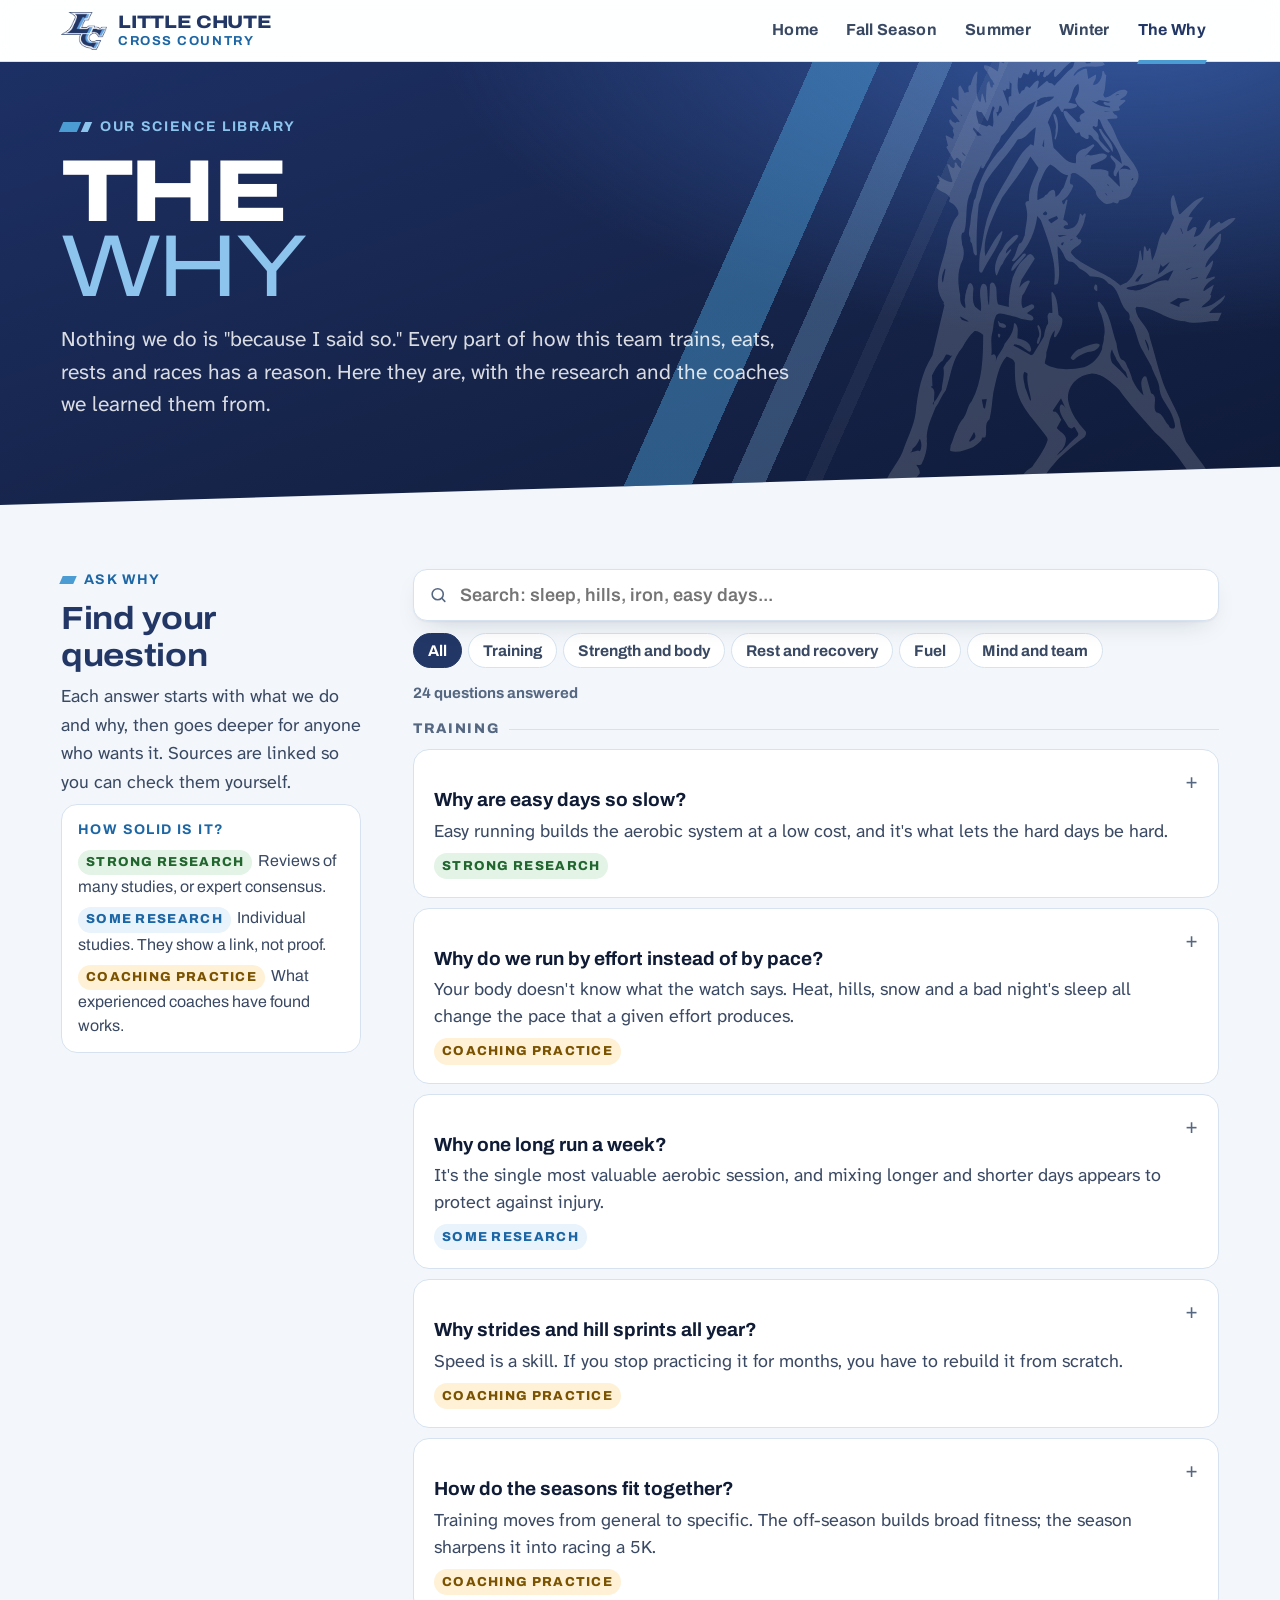
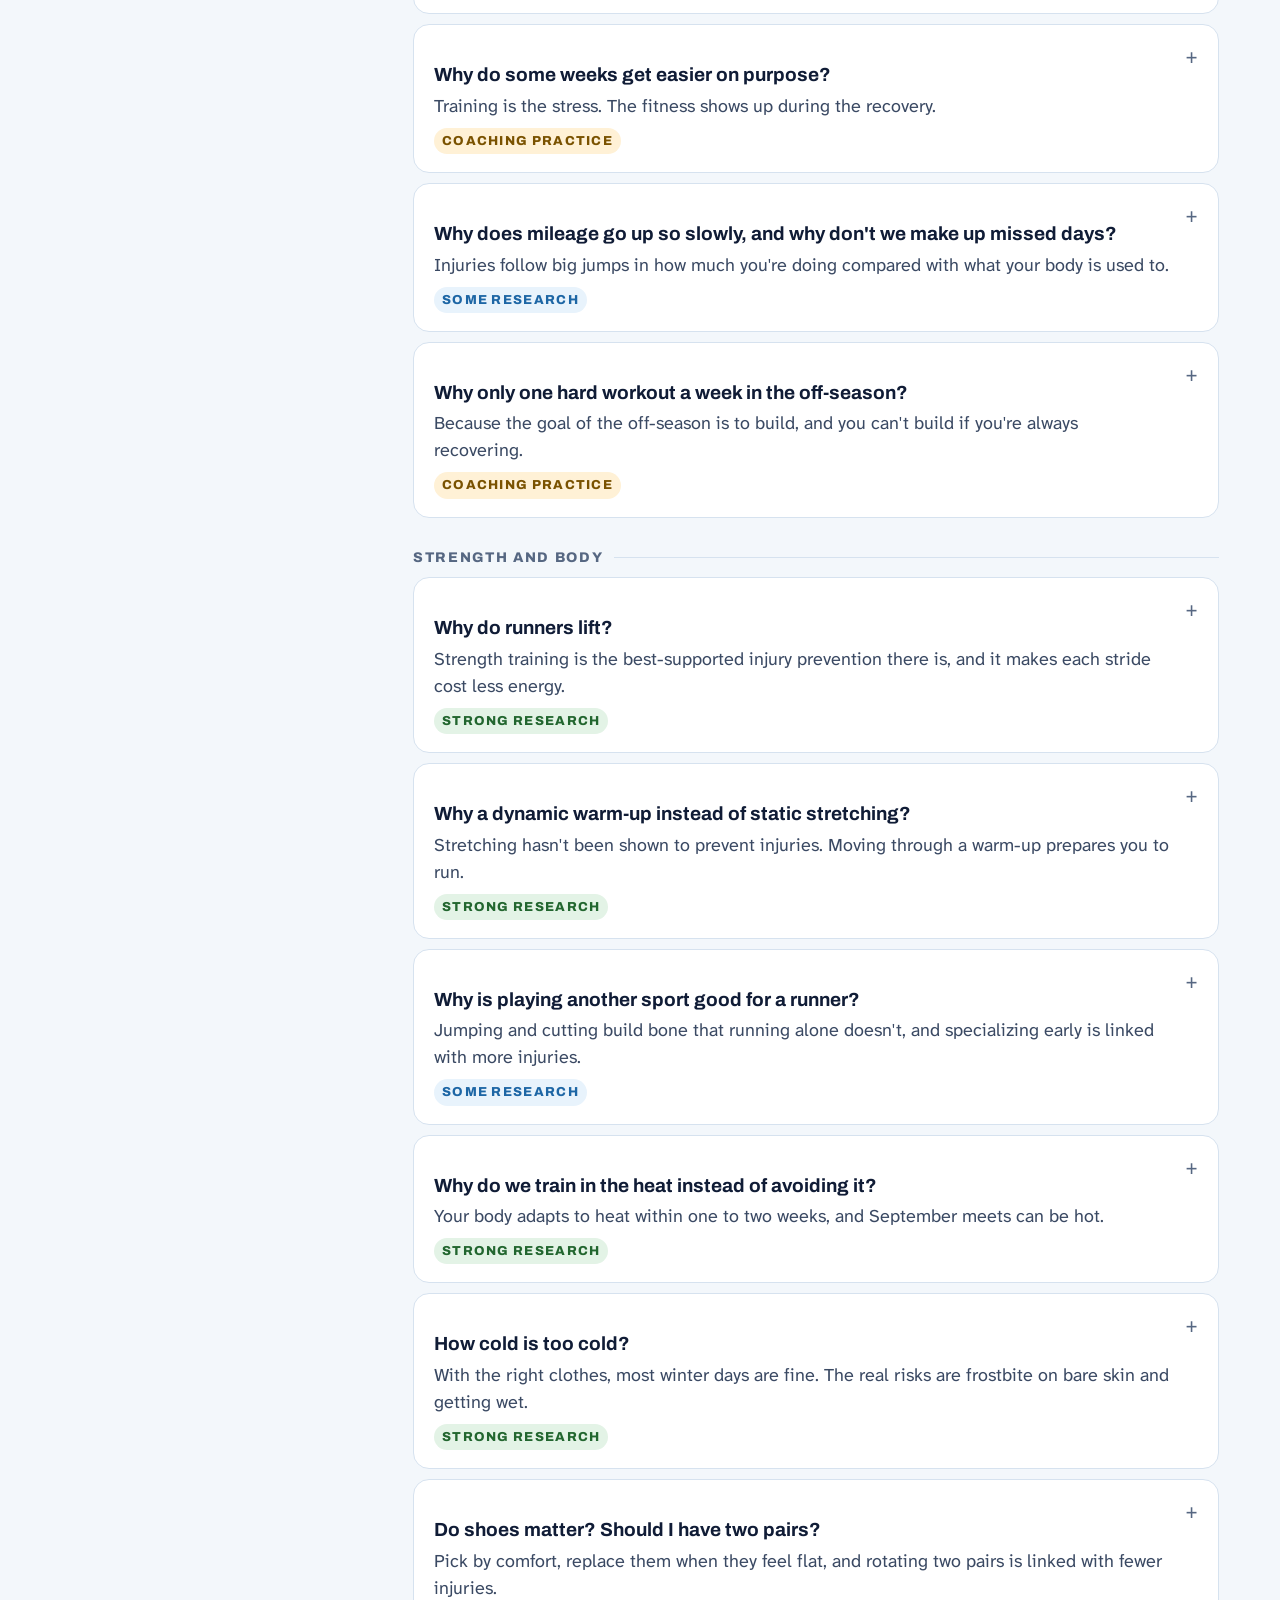
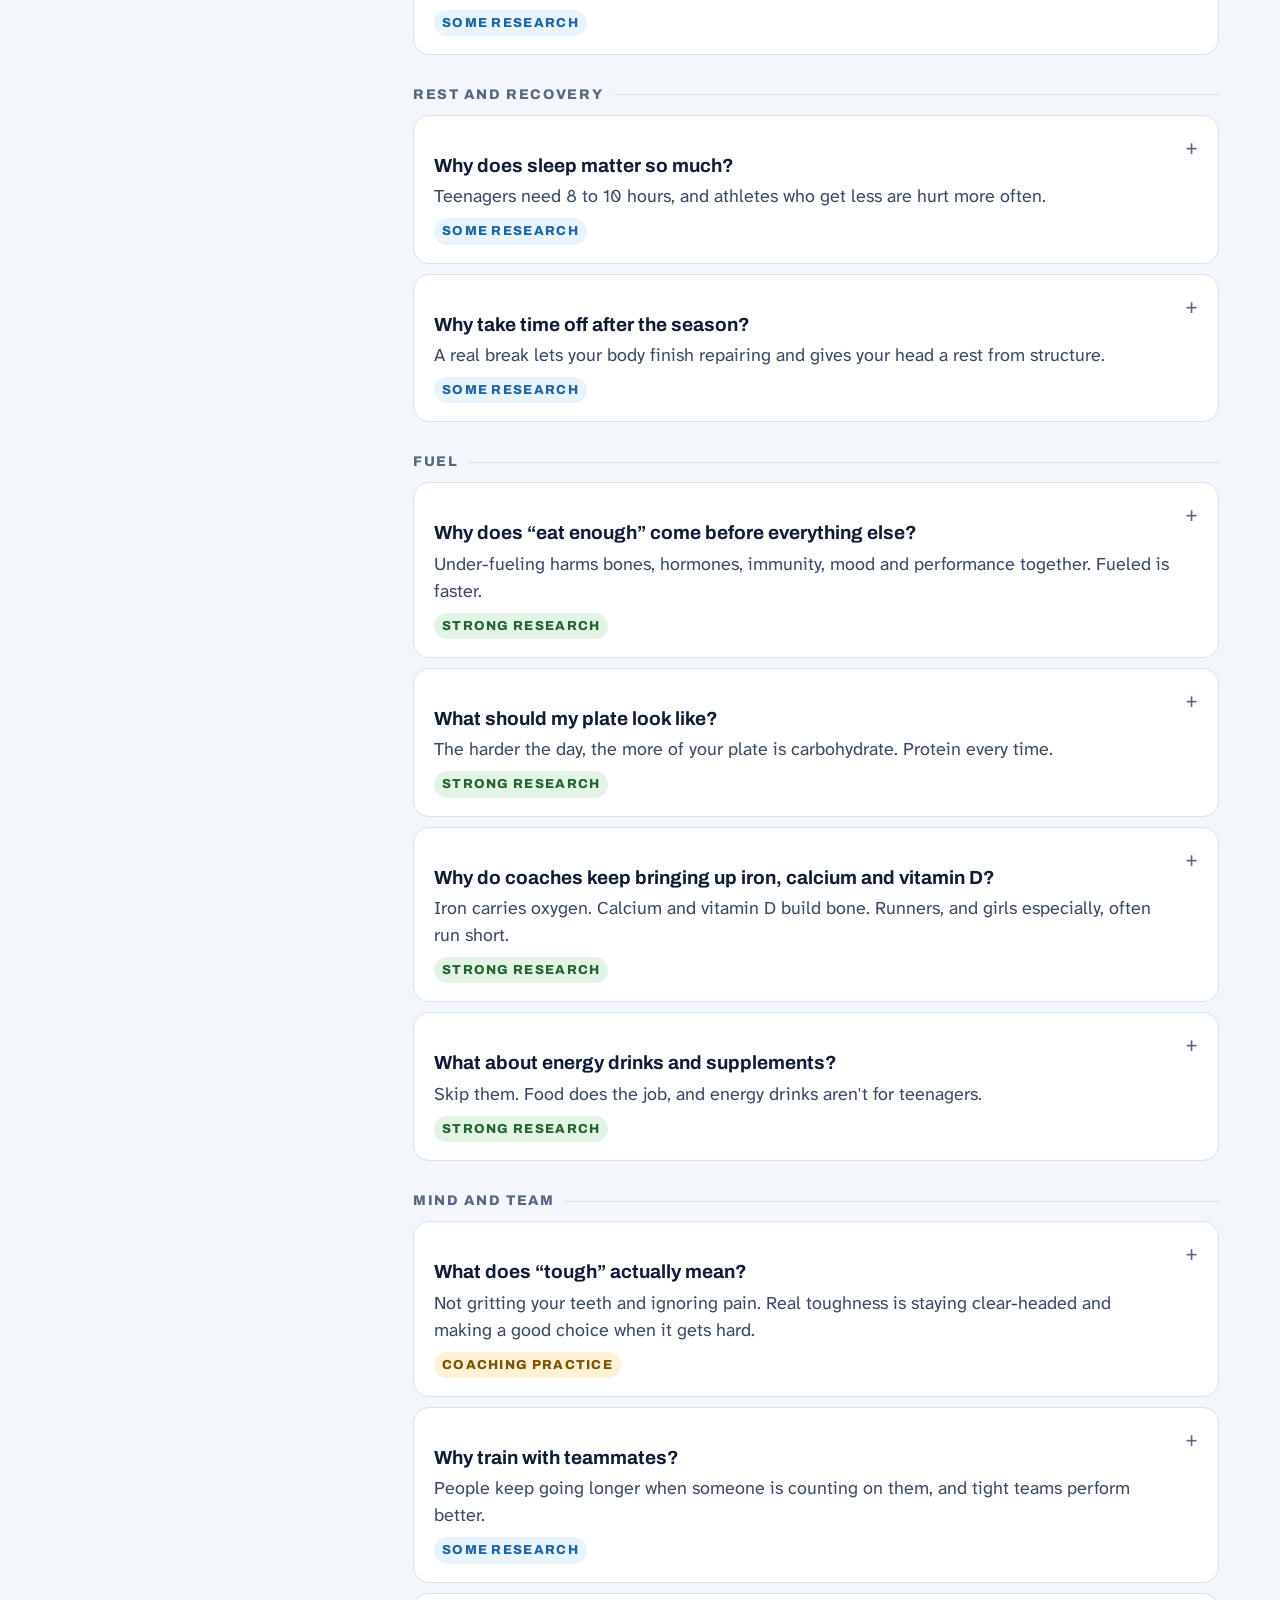
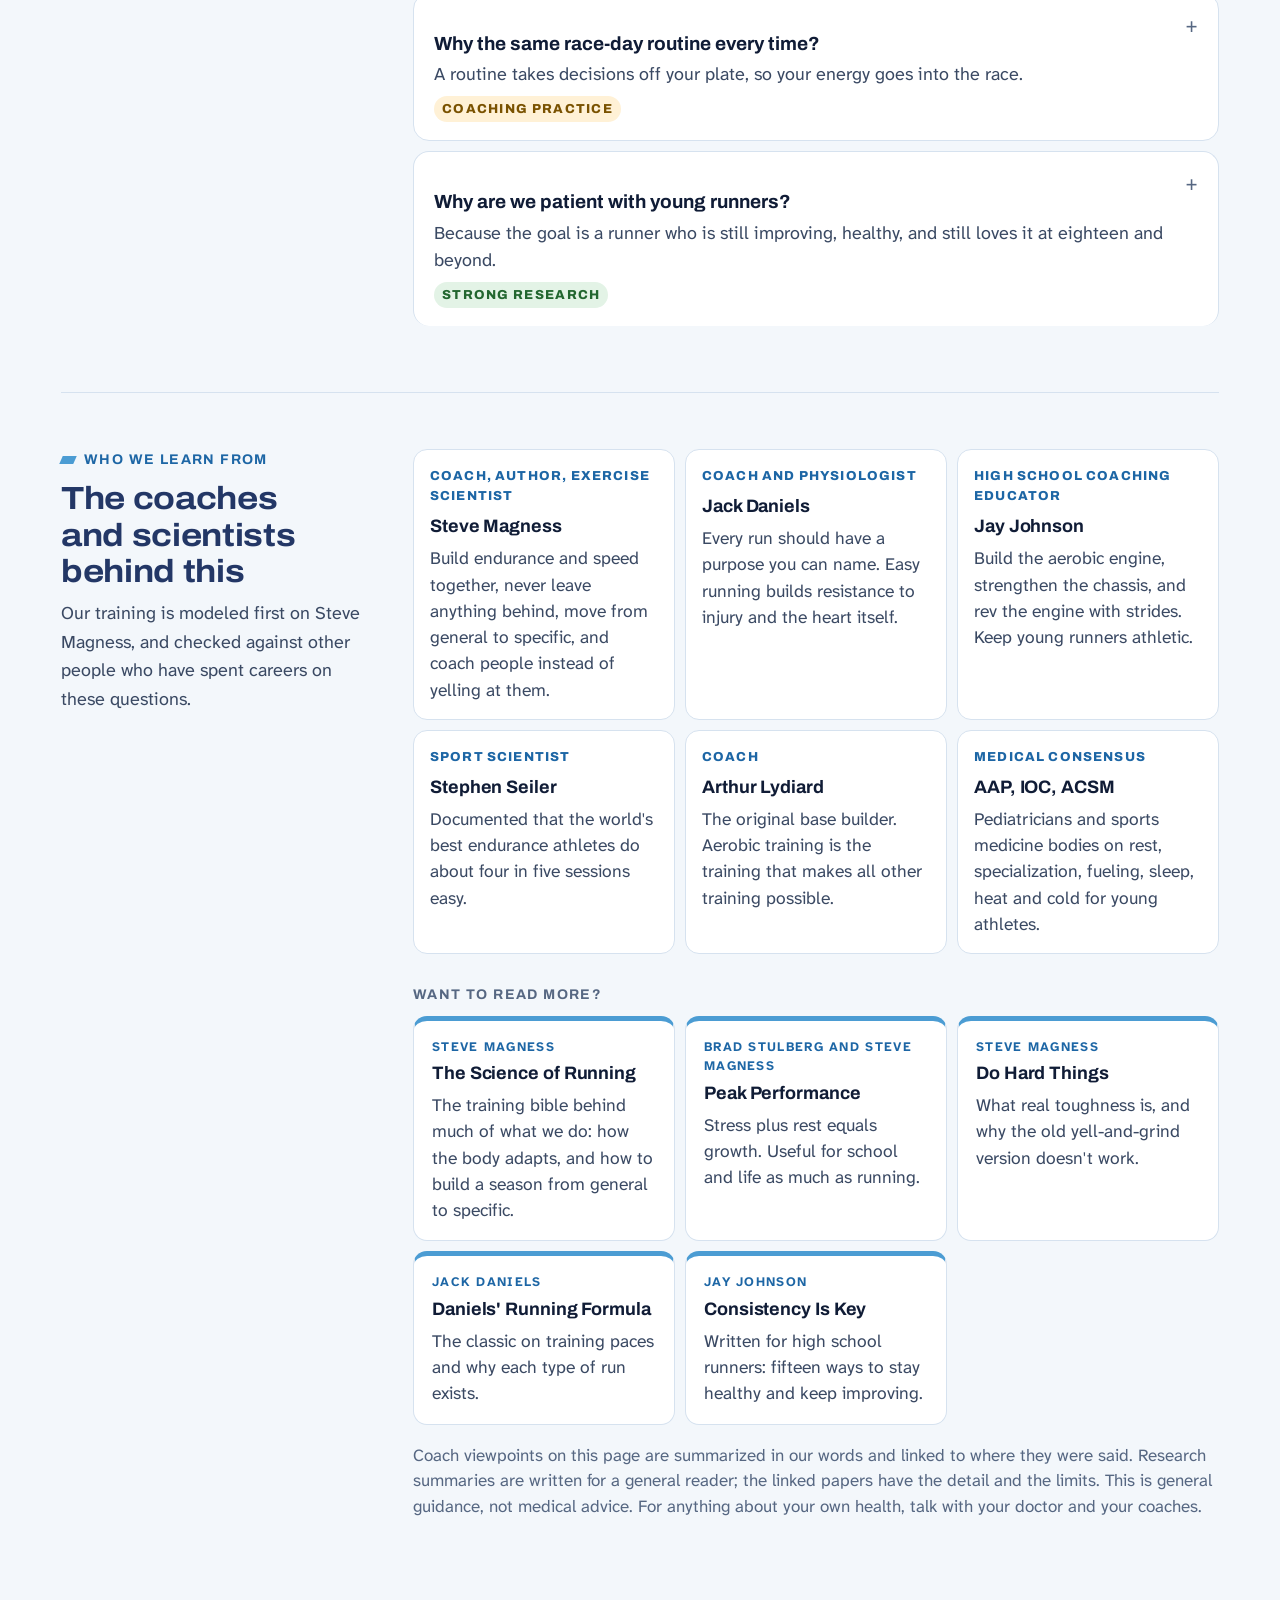
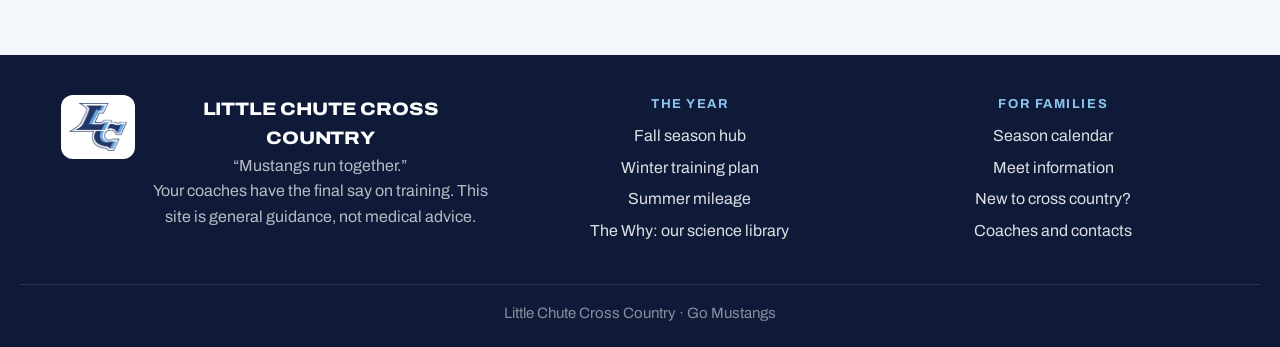
<file: why.html>
<!DOCTYPE html>
<html lang="en">
<head>
<meta charset="utf-8">
<meta name="viewport" content="width=device-width, initial-scale=1, viewport-fit=cover">
<meta name="color-scheme" content="only light">
<meta name="supported-color-schemes" content="light">
<meta name="theme-color" content="#16244A">
<title>The Why — Little Chute Cross Country</title>
<meta name="description" content="The science behind how Little Chute cross country trains, eats, rests and races, with sources.">
<meta property="og:title" content="The Why — Little Chute Cross Country">
<meta property="og:description" content="The science behind how Little Chute cross country trains, eats, rests and races, with sources.">
<meta property="og:image" content="https://lc-summer-mileage.vercel.app/img/share.png">
<link rel="icon" type="image/png" href="img/favicon.png">
<link rel="apple-touch-icon" href="img/apple-touch-icon.png">
<link rel="preconnect" href="https://fonts.googleapis.com">
<link rel="preconnect" href="https://fonts.gstatic.com" crossorigin>
<link href="https://fonts.googleapis.com/css2?family=Archivo:wdth,wght@100..125,400..800&family=Atkinson+Hyperlegible+Next:ital,wght@0,400..700;1,400..700&display=swap" rel="stylesheet">
<link rel="stylesheet" href="css/site.css">
</head>
<body data-page="why">
<a class="skip" href="#main">Skip to content</a>

<header class="top">
  <div class="top-in">
    <a class="brand" href="index.html" aria-label="Little Chute Cross Country home">
      <img src="img/lc-logo-sm.png" alt="" width="240" height="198">
      <span class="brand-t"><b>Little Chute</b><i>Cross Country</i></span>
    </a>
    <nav class="nav" aria-label="Main"><a href="index.html">Home</a><a href="fall.html">Fall Season</a><a href="summer.html">Summer</a><a href="winter.html">Winter</a><a href="why.html" aria-current="page">The Why</a></nav>
  </div>
</header>

<main id="main">
<div class="hero hero--slim" id="hero">
  <div class="hero-photo" id="heroPhoto" hidden></div>
  <img class="hero-mustang" src="img/mustang-white.svg" alt="" aria-hidden="true">
  <div class="hero-in">
    <p class="hero-kicker"><span class="slash"></span><span class="slash"></span>Our science library</p>
    <h1>The<span>Why</span></h1>
    <p class="hero-sub">Nothing we do is "because I said so." Every part of how this team trains, eats, rests and races has a reason. Here they are, with the research and the coaches we learned them from.</p>
  </div>
</div>
<div class="wrap">

  <section class="sec" id="library" style="border-top:none">
    <div class="sec-head">
      <p class="eyebrow">Ask why</p>
      <h2>Find your question</h2>
      <p class="lede">Each answer starts with what we do and why, then goes deeper for anyone who wants it. Sources are linked so you can check them yourself.</p>
      <div class="card" style="margin-top:8px;padding:14px 16px">
        <p class="eyebrow plain" style="margin-bottom:8px">How solid is it?</p>
        <p style="margin:0 0 7px;font-size:1rem;line-height:1.5;color:var(--ink-2)"><span class="evid strong" style="margin:0 6px 0 0">Strong research</span>Reviews of many studies, or expert consensus.</p>
        <p style="margin:0 0 7px;font-size:1rem;line-height:1.5;color:var(--ink-2)"><span class="evid good" style="margin:0 6px 0 0">Some research</span>Individual studies. They show a link, not proof.</p>
        <p style="margin:0;font-size:1rem;line-height:1.5;color:var(--ink-2)"><span class="evid coach" style="margin:0 6px 0 0">Coaching practice</span>What experienced coaches have found works.</p>
      </div>
    </div>
    <div class="sec-body">
      <div class="search">
        <svg viewBox="0 0 24 24" aria-hidden="true"><circle cx="11" cy="11" r="7"/><path d="M20 20l-3.5-3.5"/></svg>
        <label for="whySearch" style="position:absolute;left:-9999px">Search the library</label>
        <input type="search" id="whySearch" placeholder="Search: sleep, hills, iron, easy days..." autocomplete="off">
      </div>
      <div class="filters" id="whyFilters"></div>
      <p class="why-count" id="whyCount" role="status"></p>
      <div id="whyList"></div>
    </div>
  </section>

  <section class="sec" id="voices">
    <div class="sec-head">
      <p class="eyebrow">Who we learn from</p>
      <h2>The coaches and scientists behind this</h2>
      <p class="lede">Our training is modeled first on Steve Magness, and checked against other people who have spent careers on these questions.</p>
    </div>
    <div class="sec-body">
      <div class="grid2" style="margin-top:0">
        <div class="tile"><span class="freq">Coach, author, exercise scientist</span><h3>Steve Magness</h3><p>Build endurance and speed together, never leave anything behind, move from general to specific, and coach people instead of yelling at them.</p></div>
        <div class="tile"><span class="freq">Coach and physiologist</span><h3>Jack Daniels</h3><p>Every run should have a purpose you can name. Easy running builds resistance to injury and the heart itself.</p></div>
        <div class="tile"><span class="freq">High school coaching educator</span><h3>Jay Johnson</h3><p>Build the aerobic engine, strengthen the chassis, and rev the engine with strides. Keep young runners athletic.</p></div>
        <div class="tile"><span class="freq">Sport scientist</span><h3>Stephen Seiler</h3><p>Documented that the world's best endurance athletes do about four in five sessions easy.</p></div>
        <div class="tile"><span class="freq">Coach</span><h3>Arthur Lydiard</h3><p>The original base builder. Aerobic training is the training that makes all other training possible.</p></div>
        <div class="tile"><span class="freq">Medical consensus</span><h3>AAP, IOC, ACSM</h3><p>Pediatricians and sports medicine bodies on rest, specialization, fueling, sleep, heat and cold for young athletes.</p></div>
      </div>

      <p class="subhead">Want to read more?</p>
      <div class="books" id="books"></div>
      <p class="plan-note" style="margin-top:18px">Coach viewpoints on this page are summarized in our words and linked to where they were said. Research summaries are written for a general reader; the linked papers have the detail and the limits. This is general guidance, not medical advice. For anything about your own health, talk with your doctor and your coaches.</p>
    </div>
  </section>

</div>
</main>

<footer class="foot">
  <div class="foot-in">
    <div class="foot-brand">
      <img src="img/lc-logo-sm.png" alt="Little Chute LC logo" width="240" height="198">
      <div><b>Little Chute Cross Country</b>&ldquo;Mustangs run together.&rdquo;<br>Your coaches have the final say on training. This site is general guidance, not medical advice.</div>
    </div>
    <div>
      <h2 class="foot-h">The year</h2>
      <ul>
        <li><a href="fall.html">Fall season hub</a></li>
        <li><a href="winter.html">Winter training plan</a></li>
        <li><a href="summer.html">Summer mileage</a></li>
        <li><a href="why.html">The Why: our science library</a></li>
      </ul>
    </div>
    <div>
      <h2 class="foot-h">For families</h2>
      <ul>
        <li><a href="fall.html#calendar">Season calendar</a></li>
        <li><a href="fall.html#meets">Meet information</a></li>
        <li><a href="fall.html#parents">New to cross country?</a></li>
        <li><a href="fall.html#contacts">Coaches and contacts</a></li>
      </ul>
    </div>
  </div>
  <div class="foot-base">Little Chute Cross Country &middot; Go Mustangs</div>
</footer>

<nav class="tabs" aria-label="Main"><a href="index.html"><svg viewBox="0 0 24 24" aria-hidden="true"><path d="M3 11l9-8 9 8"/><path d="M5 10v10h14V10"/><path d="M10 20v-6h4v6"/></svg>Home</a><a href="fall.html"><svg viewBox="0 0 24 24" aria-hidden="true"><path d="M5 21V4"/><path d="M5 4h12l-2.5 4L17 12H5"/></svg>Fall</a><a href="summer.html"><svg viewBox="0 0 24 24" aria-hidden="true"><circle cx="12" cy="12" r="4"/><path d="M12 2v2M12 20v2M2 12h2M20 12h2M4.9 4.9l1.4 1.4M17.7 17.7l1.4 1.4M4.9 19.1l1.4-1.4M17.7 6.3l1.4-1.4"/></svg>Summer</a><a href="winter.html"><svg viewBox="0 0 24 24" aria-hidden="true"><path d="M12 2v20M3.3 7l17.4 10M20.7 7L3.3 17"/><path d="M9.5 3.5L12 6l2.5-2.5M9.5 20.5L12 18l2.5 2.5"/></svg>Winter</a><a href="why.html" aria-current="page"><svg viewBox="0 0 24 24" aria-hidden="true"><path d="M4 5a2 2 0 0 1 2-2h13v16H6a2 2 0 0 0-2 2z"/><path d="M4 21a2 2 0 0 1 2-2h13"/><path d="M9 8h6M9 12h4"/></svg>The Why</a></nav>

<script src="js/site.js"></script>
<script src="data/why.js"></script>
<script src="js/why.js"></script>
</body>
</html>
</file>
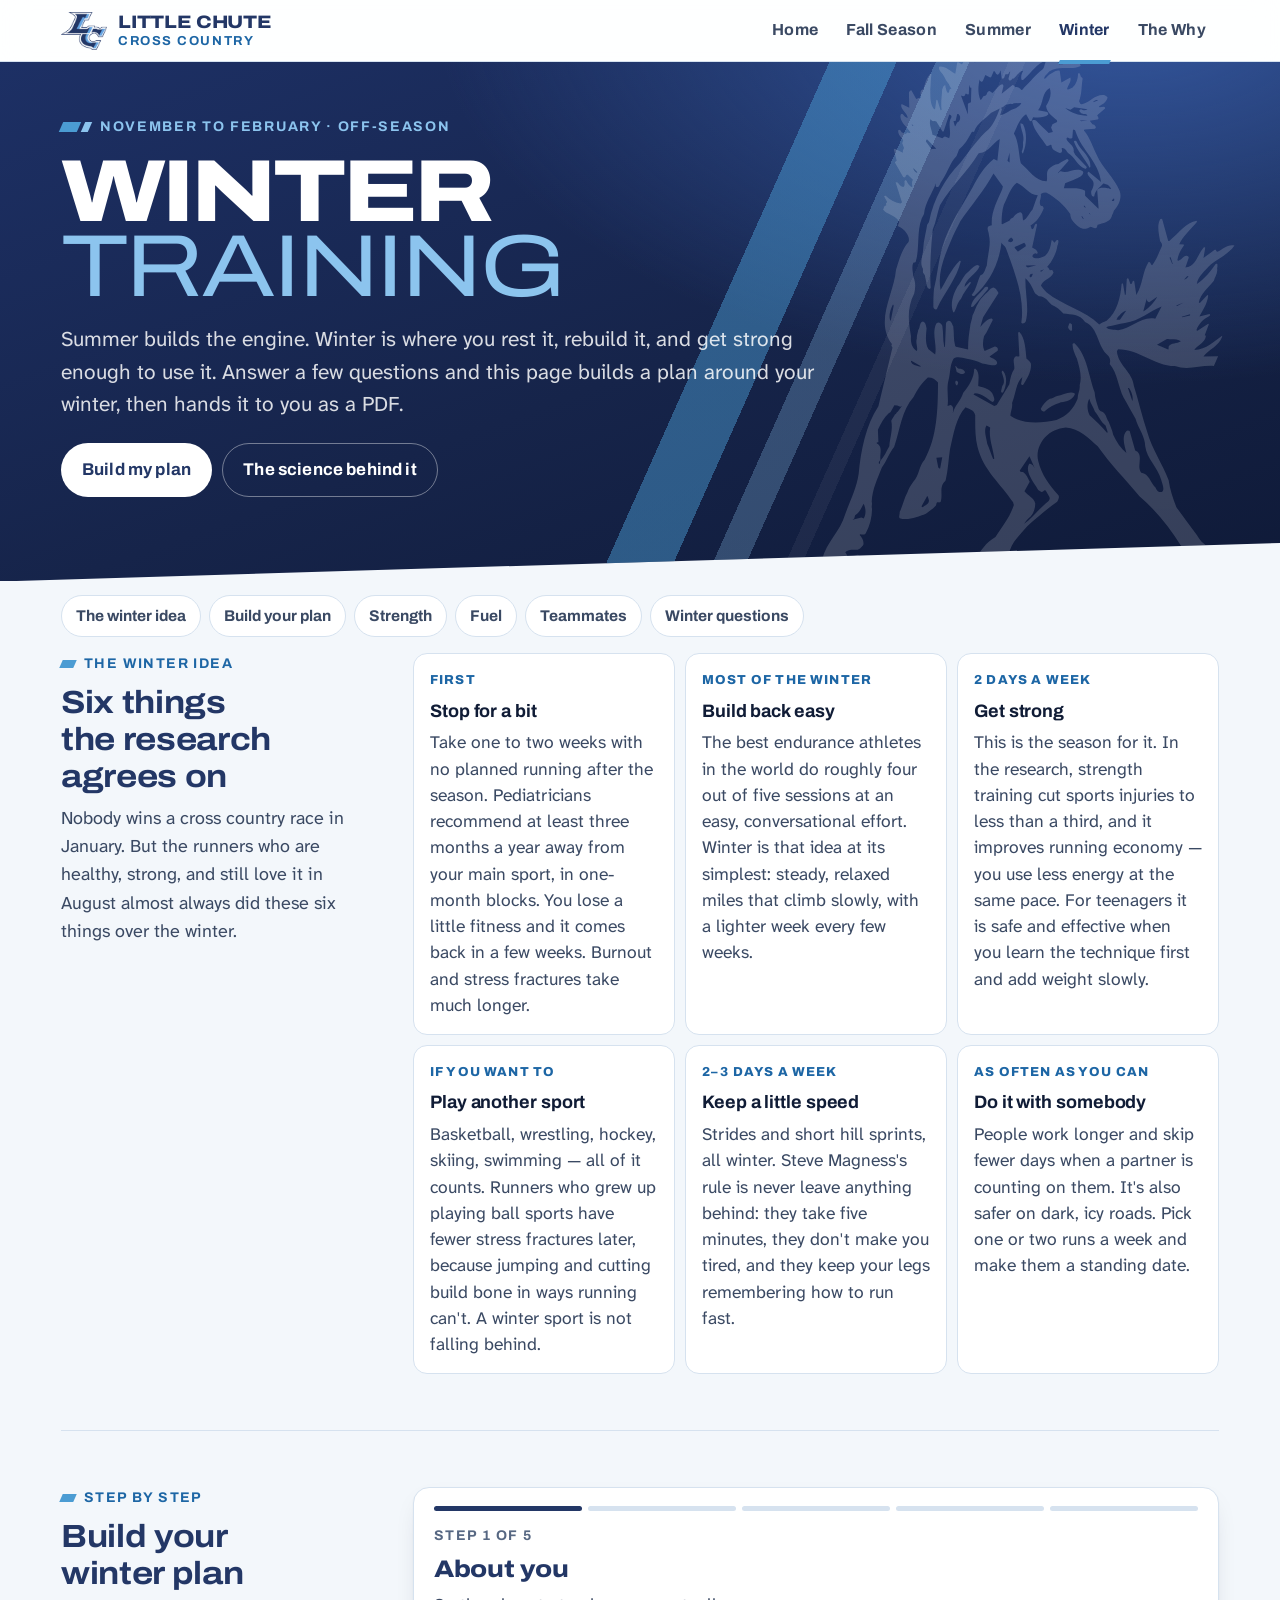
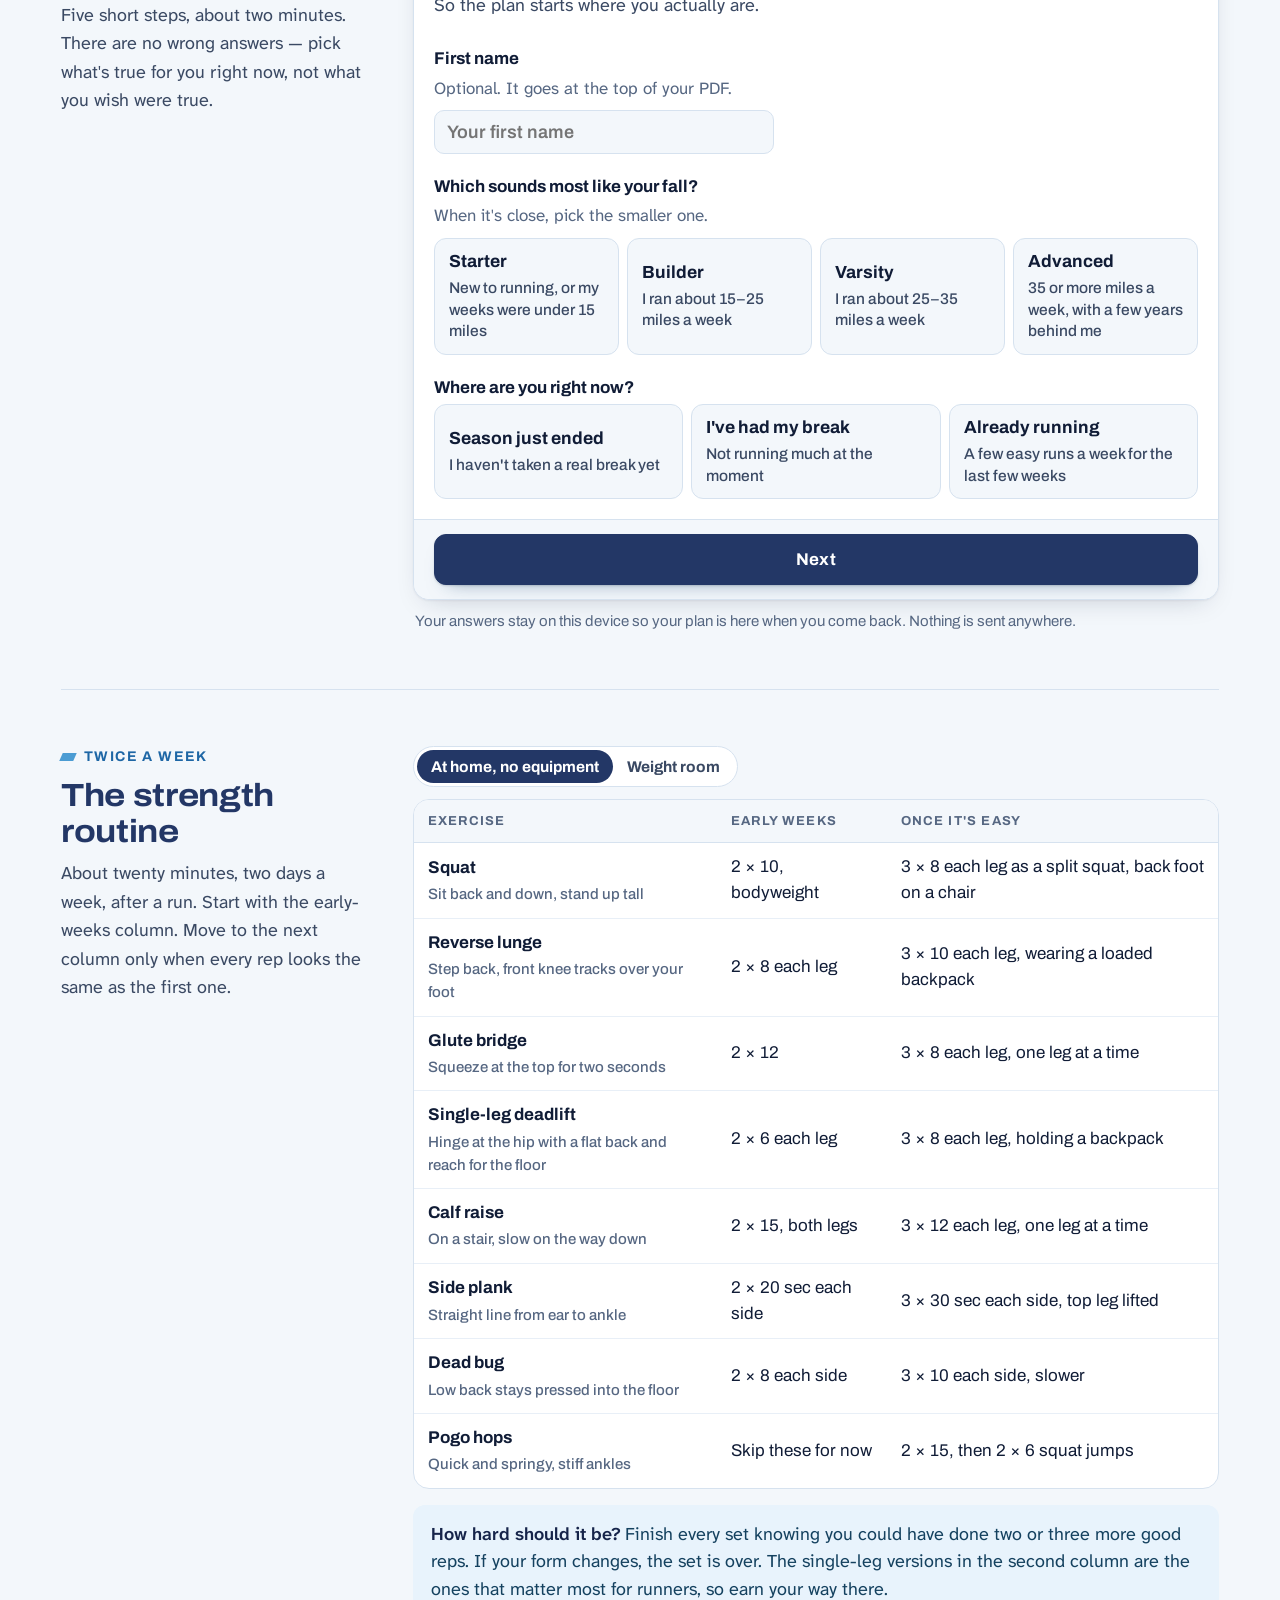
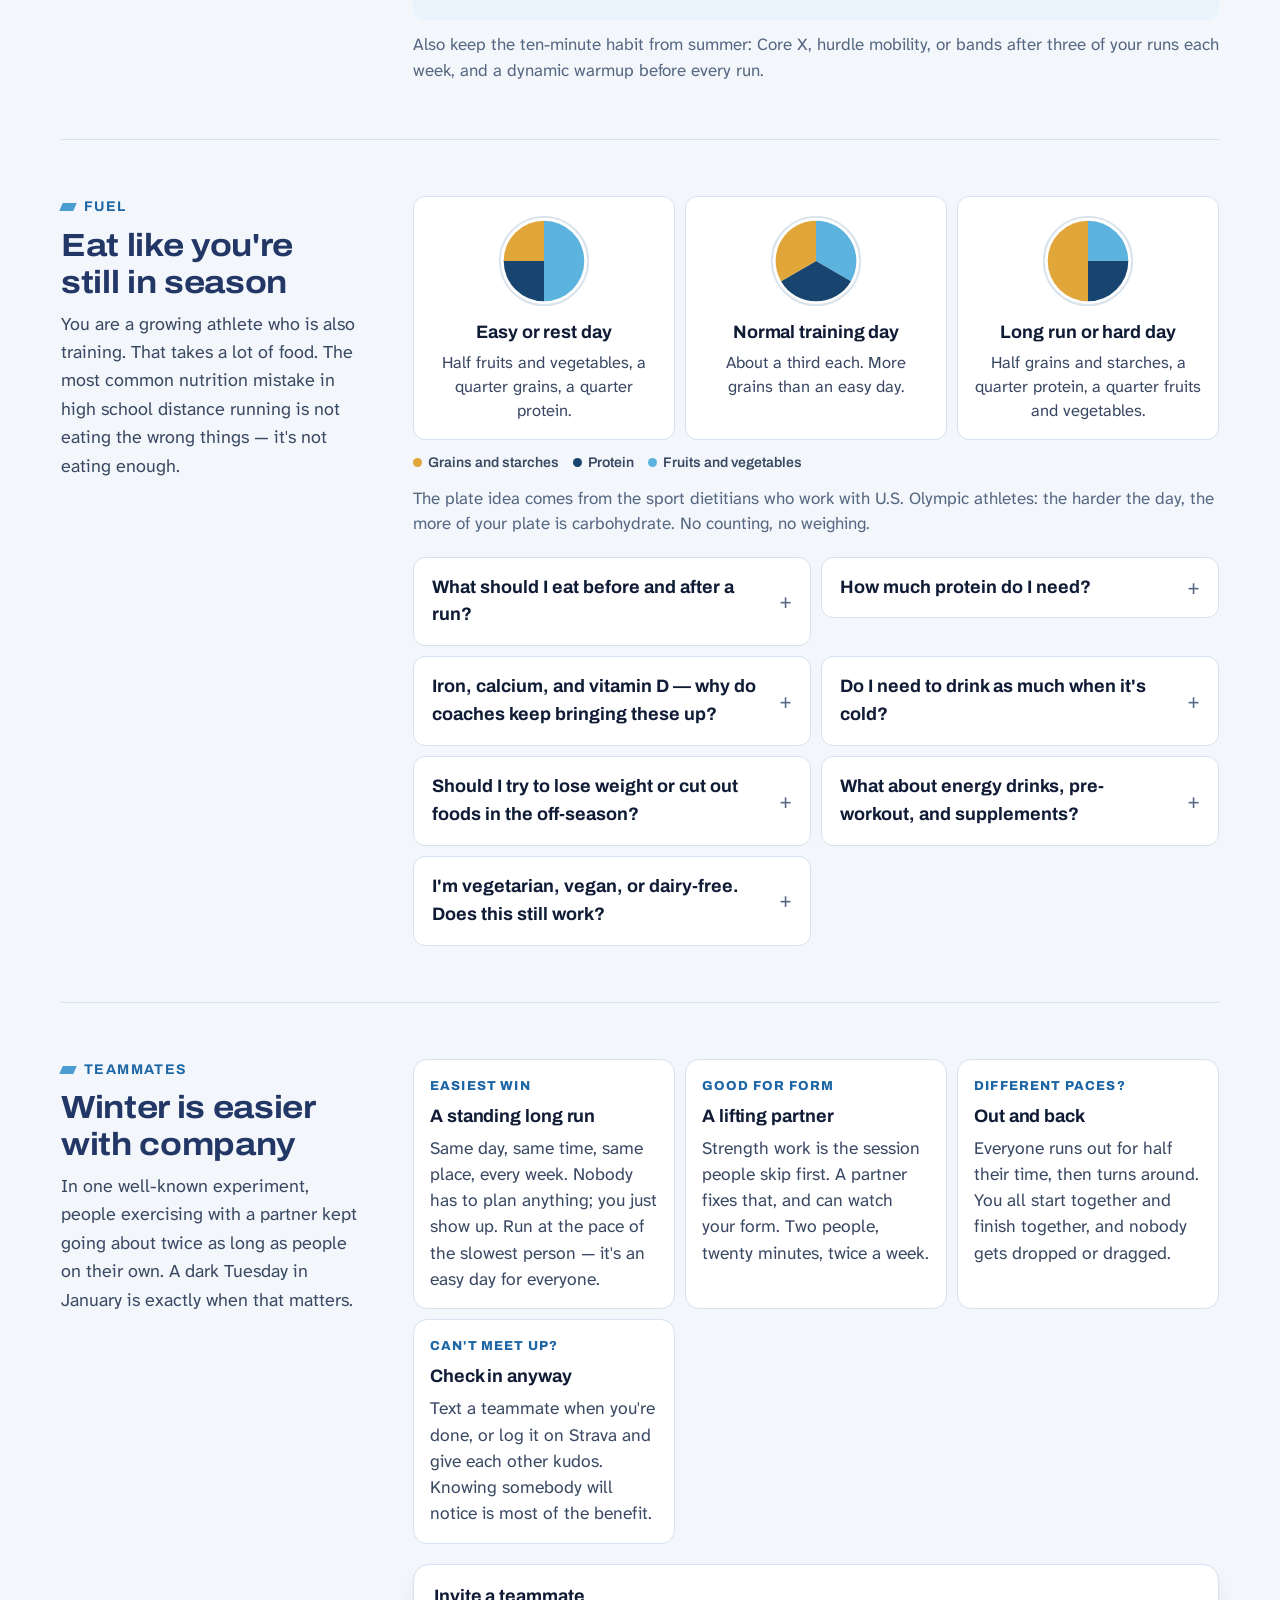
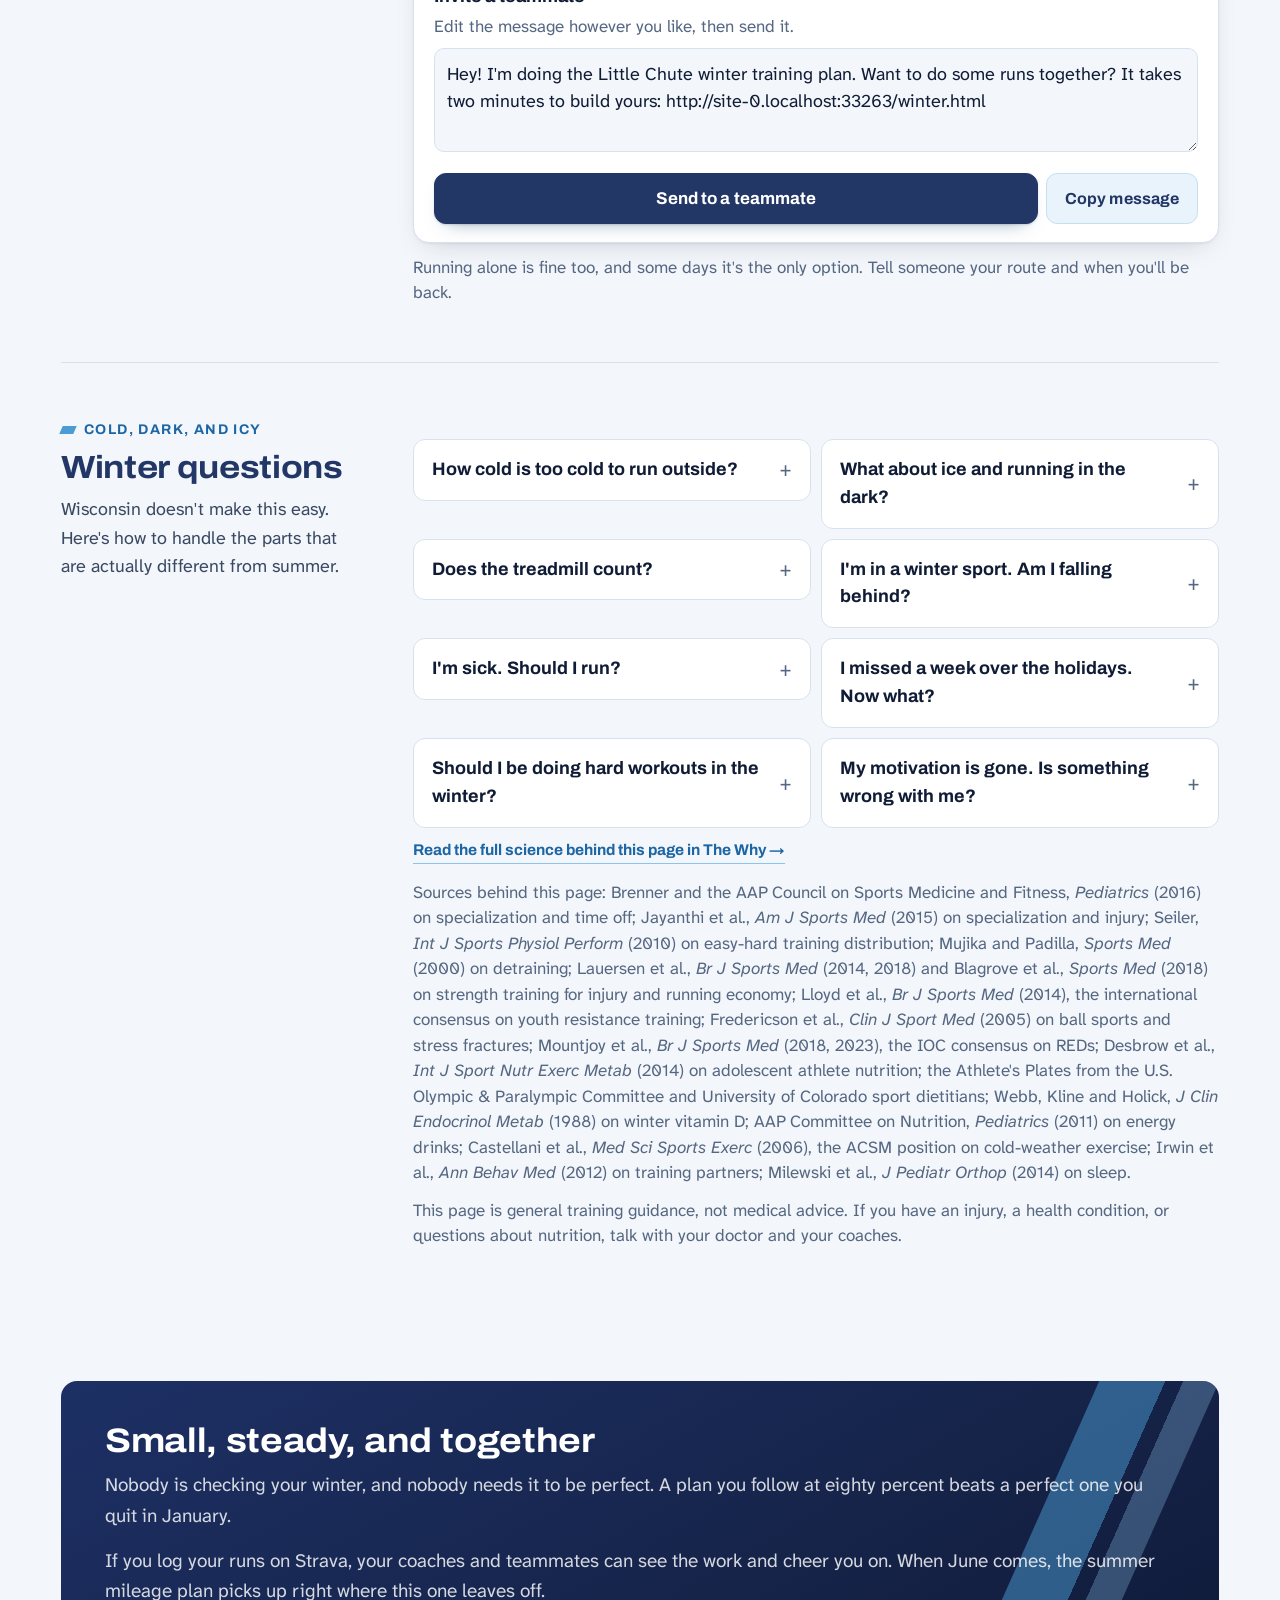
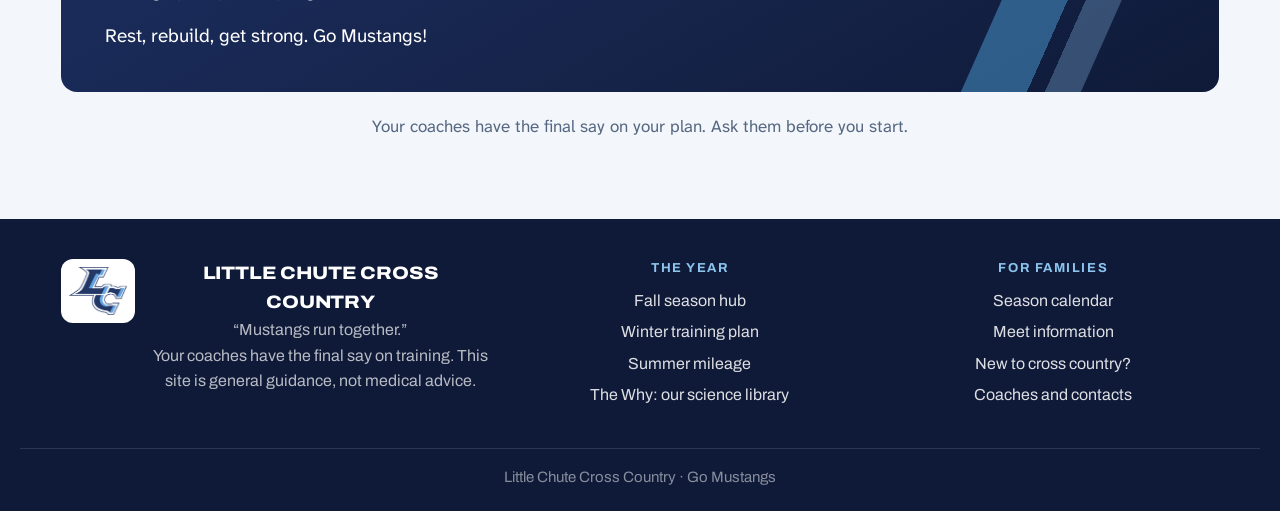
<file: winter.html>
<!DOCTYPE html>
<html lang="en">
<head>
<meta charset="utf-8">
<meta name="viewport" content="width=device-width, initial-scale=1, viewport-fit=cover">
<meta name="color-scheme" content="only light">
<meta name="supported-color-schemes" content="light">
<meta name="theme-color" content="#16244A">
<title>Winter Training — Little Chute Cross Country</title>
<meta name="description" content="Build a personal off-season training plan for Little Chute cross country: running, strength, nutrition, and training partners, with a PDF to print.">
<meta property="og:title" content="Winter Training — Little Chute Cross Country">
<meta property="og:description" content="Build a personal off-season training plan for Little Chute cross country: running, strength, nutrition, and training partners, with a PDF to print.">
<meta property="og:image" content="https://lc-summer-mileage.vercel.app/img/share.png">
<link rel="icon" type="image/png" href="img/favicon.png">
<link rel="apple-touch-icon" href="img/apple-touch-icon.png">
<link rel="preconnect" href="https://fonts.googleapis.com">
<link rel="preconnect" href="https://fonts.gstatic.com" crossorigin>
<link href="https://fonts.googleapis.com/css2?family=Archivo:wdth,wght@100..125,400..800&family=Atkinson+Hyperlegible+Next:ital,wght@0,400..700;1,400..700&display=swap" rel="stylesheet">
<link rel="stylesheet" href="css/site.css">
</head>
<body data-page="winter">
<a class="skip" href="#main">Skip to content</a>

<header class="top">
  <div class="top-in">
    <a class="brand" href="index.html" aria-label="Little Chute Cross Country home">
      <img src="img/lc-logo-sm.png" alt="" width="240" height="198">
      <span class="brand-t"><b>Little Chute</b><i>Cross Country</i></span>
    </a>
    <nav class="nav" aria-label="Main"><a href="index.html">Home</a><a href="fall.html">Fall Season</a><a href="summer.html">Summer</a><a href="winter.html" aria-current="page">Winter</a><a href="why.html">The Why</a></nav>
  </div>
</header>

<main id="main">
<div class="hero hero--slim" id="hero">
  <div class="hero-photo" id="heroPhoto" hidden></div>
  <img class="hero-mustang" src="img/mustang-white.svg" alt="" aria-hidden="true">
  <div class="hero-in">
    <p class="hero-kicker"><span class="slash"></span><span class="slash"></span>November to February &middot; Off-season</p>
    <h1>Winter<span>Training</span></h1>
    <p class="hero-sub">Summer builds the engine. Winter is where you rest it, rebuild it, and get strong enough to use it. Answer a few questions and this page builds a plan around your winter, then hands it to you as a PDF.</p>
    <div class="hero-cta"><a class="pill pill--solid" href="#build">Build my plan</a><a class="pill pill--line" href="why.html">The science behind it</a></div>
  </div>
</div>
<nav class="jumpbar" aria-label="On this page"><a href="#idea">The winter idea</a><a href="#build">Build your plan</a><a href="#strength">Strength</a><a href="#fuel">Fuel</a><a href="#together">Teammates</a><a href="#faq">Winter questions</a></nav>
<div class="wrap">

  <!-- ============ THE IDEA ============ -->
  <section class="sec" id="idea" style="border-top:none;padding-top:8px">
    <div class="sec-head">
      <p class="eyebrow">The winter idea</p>
      <h2>Six things the research agrees on</h2>
      <p class="lede">Nobody wins a cross country race in January. But the runners who are healthy, strong, and still love it in August almost always did these six things over the winter.</p>
    </div>
    <div class="sec-body">
      <div class="grid2" style="margin-top:0">
        <div class="tile">
          <span class="freq">First</span>
          <h3>Stop for a bit</h3>
          <p>Take one to two weeks with no planned running after the season. Pediatricians recommend at least three months a year away from your main sport, in one-month blocks. You lose a little fitness and it comes back in a few weeks. Burnout and stress fractures take much longer.</p>
        </div>
        <div class="tile">
          <span class="freq">Most of the winter</span>
          <h3>Build back easy</h3>
          <p>The best endurance athletes in the world do roughly four out of five sessions at an easy, conversational effort. Winter is that idea at its simplest: steady, relaxed miles that climb slowly, with a lighter week every few weeks.</p>
        </div>
        <div class="tile">
          <span class="freq">2 days a week</span>
          <h3>Get strong</h3>
          <p>This is the season for it. In the research, strength training cut sports injuries to less than a third, and it improves running economy — you use less energy at the same pace. For teenagers it is safe and effective when you learn the technique first and add weight slowly.</p>
        </div>
        <div class="tile">
          <span class="freq">If you want to</span>
          <h3>Play another sport</h3>
          <p>Basketball, wrestling, hockey, skiing, swimming — all of it counts. Runners who grew up playing ball sports have fewer stress fractures later, because jumping and cutting build bone in ways running can't. A winter sport is not falling behind.</p>
        </div>
        <div class="tile">
          <span class="freq">2–3 days a week</span>
          <h3>Keep a little speed</h3>
          <p>Strides and short hill sprints, all winter. Steve Magness's rule is never leave anything behind: they take five minutes, they don't make you tired, and they keep your legs remembering how to run fast.</p>
        </div>
        <div class="tile">
          <span class="freq">As often as you can</span>
          <h3>Do it with somebody</h3>
          <p>People work longer and skip fewer days when a partner is counting on them. It's also safer on dark, icy roads. Pick one or two runs a week and make them a standing date.</p>
        </div>
      </div>
    </div>
  </section>

  <!-- ============ BUILD YOUR PLAN ============ -->
  <section class="sec" id="build">
    <div class="sec-head">
      <p class="eyebrow">Step by step</p>
      <h2>Build your winter plan</h2>
      <p class="lede">Five short steps, about two minutes. There are no wrong answers — pick what's true for you right now, not what you wish were true.</p>
    </div>
    <div class="sec-body">
      <div class="wiz" id="wiz">
        <div class="wiz-top">
          <div class="wiz-steps" id="wizSteps" aria-hidden="true"></div>
          <p class="wiz-count" id="wizCount">Step 1 of 5</p>
          <h3 class="wiz-title" id="wizTitle" tabindex="-1"></h3>
          <p class="wiz-sub" id="wizSub"></p>
        </div>
        <div class="wiz-body">
          <div id="wizQs"></div>
          <p class="wiz-err" id="wizErr" role="alert" hidden></p>
        </div>
        <div class="wiz-nav">
          <button class="btn btn-ghost" id="wizBack" type="button">&larr; Back</button>
          <button class="btn btn-primary" id="wizNext" type="button">Next</button>
        </div>
      </div>
      <p class="privacy">Your answers stay on this device so your plan is here when you come back. Nothing is sent anywhere.</p>
    </div>
  </section>

  <!-- ============ YOUR PLAN ============ -->
  <section class="sec" id="plan" hidden>
    <div class="sec-head">
      <p class="eyebrow">Your plan</p>
      <h2 id="planTitle">Your winter plan</h2>
      <p class="lede" id="planLede"></p>
    </div>
    <div class="sec-body">
      <div class="ridge-card" style="margin-top:0">
        <div class="ridge-head">
          <div class="bib">
            <span class="num" id="pBig">0</span>
            <span class="cap" id="pBigCap">Miles in your biggest week</span>
          </div>
          <div class="ridge-meta" id="pMeta"></div>
        </div>
        <svg class="ridge-svg" id="pChart" viewBox="0 0 660 190" role="img" aria-label="Weekly mileage across your winter plan"></svg>
        <div class="plan-x" id="pX"></div>
        <div class="legend" id="pLegend"></div>

        <div class="weekdetail" id="pDetail">
          <div class="wd-top">
            <span class="wd-week" id="pWeek"></span>
            <span class="tag base" id="pTag"></span>
          </div>
          <div class="wd-nums">
            <div class="stat"><span class="v" id="pMiles"></span><span class="k">This week</span></div>
            <div class="stat"><span class="v" id="pLong"></span><span class="k">Long run</span></div>
            <div class="stat"><span class="v" id="pKey" style="font-size:clamp(1.0625rem,3.6vw,1.3125rem);line-height:1.25;letter-spacing:-.01em"></span><span class="k">Key session</span></div>
          </div>
          <p class="wd-why" id="pWhy"></p>
          <ul class="days" id="pDays"></ul>
          <div class="wd-nav">
            <button class="btn btn-ghost" id="pPrev" type="button">&larr; Previous week</button>
            <button class="btn btn-ghost" id="pNext" type="button">Next week &rarr;</button>
          </div>
        </div>
      </div>

      <div class="plan-actions">
        <button class="btn btn-primary" id="pdfBtn" type="button">
          <svg class="ico" viewBox="0 0 24 24" aria-hidden="true"><path d="M12 3v12"/><path d="M7 10l5 5 5-5"/><path d="M4 21h16"/></svg>
          Download my plan as a PDF</button>
        <div class="row">
          <button class="btn btn-ghost" id="editBtn" type="button">Change my answers</button>
          <button class="btn btn-ghost" id="resetBtn" type="button">Start over</button>
        </div>
      </div>
      <p class="pdf-msg" id="pdfMsg" role="status" hidden></p>

      <p class="subhead">Every week at a glance</p>
      <div class="tablewrap ov" tabindex="0" role="region" aria-label="Whole plan by week, table. Scroll sideways to see all of it">
        <table>
          <thead><tr><th>Week</th><th>Starts</th><th>Phase</th><th>Miles</th><th>Long run</th><th>Key session</th></tr></thead>
          <tbody id="pTbody"></tbody>
        </table>
      </div>
      <p class="plan-note">Snow, ice, or a treadmill day? Go by time instead: multiply the miles by your normal easy pace and run that many minutes. Effort is what counts, not what the watch says.</p>

      <p class="subhead">Your fuel card</p>
      <div class="card"><ul id="pFuel"></ul></div>

      <p class="subhead">Your training partners</p>
      <div class="card"><ul id="pTeam"></ul></div>
    </div>
  </section>

  <!-- ============ STRENGTH ============ -->
  <section class="sec" id="strength">
    <div class="sec-head">
      <p class="eyebrow">Twice a week</p>
      <h2>The strength routine</h2>
      <p class="lede">About twenty minutes, two days a week, after a run. Start with the early-weeks column. Move to the next column only when every rep looks the same as the first one.</p>
    </div>
    <div class="sec-body">
      <div class="seg" role="group" aria-label="Where you lift" style="margin-top:0">
        <button type="button" data-gym="home" aria-pressed="true">At home, no equipment</button>
        <button type="button" data-gym="room" aria-pressed="false">Weight room</button>
      </div>
      <div class="tablewrap mt" tabindex="0" role="region" aria-label="Strength exercises, table. Scroll sideways to see all of it">
        <table>
          <thead><tr><th>Exercise</th><th>Early weeks</th><th>Once it's easy</th></tr></thead>
          <tbody id="sBody"></tbody>
        </table>
      </div>
      <div class="callout" id="sNote"></div>
      <p class="plan-note">Also keep the ten-minute habit from summer: Core X, hurdle mobility, or bands after three of your runs each week, and a dynamic warmup before every run.</p>
    </div>
  </section>

  <!-- ============ NUTRITION ============ -->
  <section class="sec" id="fuel">
    <div class="sec-head">
      <p class="eyebrow">Fuel</p>
      <h2>Eat like you're still in season</h2>
      <p class="lede">You are a growing athlete who is also training. That takes a lot of food. The most common nutrition mistake in high school distance running is not eating the wrong things — it's not eating enough.</p>
    </div>
    <div class="sec-body">
      <div class="plates" style="margin-top:0">
        <div class="plate">
          <svg viewBox="0 0 100 100" aria-hidden="true">
            <circle cx="50" cy="50" r="46" fill="#fff" stroke="#D8E3EC" stroke-width="2"/>
            <path d="M50 50 L50 8 A42 42 0 0 1 50 92 Z" fill="#5CB3DE"/>
            <path d="M50 50 L50 92 A42 42 0 0 1 8 50 Z" fill="#17456F"/>
            <path d="M50 50 L8 50 A42 42 0 0 1 50 8 Z" fill="#E0A63A"/>
          </svg>
          <h3>Easy or rest day</h3>
          <p>Half fruits and vegetables, a quarter grains, a quarter protein.</p>
        </div>
        <div class="plate">
          <svg viewBox="0 0 100 100" aria-hidden="true">
            <circle cx="50" cy="50" r="46" fill="#fff" stroke="#D8E3EC" stroke-width="2"/>
            <path d="M50 50 L50 8 A42 42 0 0 1 86.4 71 Z" fill="#5CB3DE"/>
            <path d="M50 50 L86.4 71 A42 42 0 0 1 13.6 71 Z" fill="#17456F"/>
            <path d="M50 50 L13.6 71 A42 42 0 0 1 50 8 Z" fill="#E0A63A"/>
          </svg>
          <h3>Normal training day</h3>
          <p>About a third each. More grains than an easy day.</p>
        </div>
        <div class="plate">
          <svg viewBox="0 0 100 100" aria-hidden="true">
            <circle cx="50" cy="50" r="46" fill="#fff" stroke="#D8E3EC" stroke-width="2"/>
            <path d="M50 50 L50 8 A42 42 0 0 1 92 50 Z" fill="#5CB3DE"/>
            <path d="M50 50 L92 50 A42 42 0 0 1 50 92 Z" fill="#17456F"/>
            <path d="M50 50 L50 92 A42 42 0 0 1 50 8 Z" fill="#E0A63A"/>
          </svg>
          <h3>Long run or hard day</h3>
          <p>Half grains and starches, a quarter protein, a quarter fruits and vegetables.</p>
        </div>
      </div>
      <div class="platekey">
        <span><i style="background:#E0A63A"></i>Grains and starches</span>
        <span><i style="background:#17456F"></i>Protein</span>
        <span><i style="background:#5CB3DE"></i>Fruits and vegetables</span>
      </div>
      <p class="plan-note">The plate idea comes from the sport dietitians who work with U.S. Olympic athletes: the harder the day, the more of your plate is carbohydrate. No counting, no weighing.</p>

      <div class="faq">
        <details>
          <summary>What should I eat before and after a run?</summary>
          <div class="answer">
            <p><strong>Before:</strong> a carbohydrate snack 30 to 60 minutes ahead — a banana, toast with jam, a granola bar, a handful of pretzels. School lunch at 11:15 does not fuel a run at 3:30. Keep a snack in your bag.</p>
            <p><strong>After:</strong> carbohydrate plus protein within about an hour. Chocolate milk and a banana, a peanut butter sandwich, yogurt with granola, or simply dinner if dinner is soon. Your muscles restock fastest right after you finish.</p>
          </div>
        </details>
        <details>
          <summary>How much protein do I need?</summary>
          <div class="answer">
            <p>Some at every meal and most snacks, rather than one giant serving at dinner. Your body builds and repairs better with protein spread across the day. A palm-sized portion of meat, fish, eggs, beans, tofu, or dairy at each meal covers it for nearly everyone.</p>
            <p>You do not need protein powder. Food does the job, and it comes with the iron, calcium, and carbohydrate you also need.</p>
          </div>
        </details>
        <details>
          <summary>Iron, calcium, and vitamin D — why do coaches keep bringing these up?</summary>
          <div class="answer">
            <p><strong>Iron</strong> carries oxygen. Distance runners, and girls especially, run low more often than other athletes. Eat iron-rich foods most days — red meat, chicken thighs, beans, lentils, spinach, fortified cereal — and pair plant sources with vitamin C like orange juice or peppers. If you're tired all the time and your easy runs feel hard for no reason, ask your doctor for a blood test that includes ferritin. Do not take iron pills on your own; too much is harmful.</p>
            <p><strong>Calcium and vitamin D</strong> build bone, and your teenage years are when most of your adult skeleton gets built. Aim for about 1,300 mg of calcium a day — roughly four servings of milk, yogurt, cheese, or fortified soy or oat milk — and 600 IU of vitamin D.</p>
            <p>Here's the Wisconsin part: from about November through February the sun is too low in the sky for your skin to make meaningful vitamin D, no matter how long you're outside. Get it from food — milk, fortified cereal, eggs, salmon, tuna — and ask your doctor whether a supplement makes sense for you.</p>
          </div>
        </details>
        <details>
          <summary>Do I need to drink as much when it's cold?</summary>
          <div class="answer">
            <p>Yes. Cold air dulls your sense of thirst, and you lose water with every foggy breath, so it's easy to finish a winter run more dried out than you realize. Carry a water bottle at school and drink through the day. Pale yellow urine means you're doing fine.</p>
            <p>You don't need sports drink for normal winter runs. Water, milk, and regular meals cover it.</p>
          </div>
        </details>
        <details>
          <summary>Should I try to lose weight or cut out foods in the off-season?</summary>
          <div class="answer">
            <p>No. You are still growing, and growing while training takes more food, not less. When athletes take in less energy than they burn for weeks at a time, the body starts shutting things down to cope — hormones, bone building, immune function, mood, and eventually performance. Sports medicine calls this Relative Energy Deficiency in Sport, or REDs, and in teenagers the bone damage can be permanent.</p>
            <p>Warning signs: missed or irregular periods, being tired or cold all the time, getting sick or hurt over and over, thinking about food constantly, or running that keeps getting worse despite training. If any of that sounds like you or a teammate, tell a coach, parent, or doctor. It is a medical issue, not a willpower issue, and it is fixable.</p>
            <p>Lighter is not faster. Fueled is faster.</p>
          </div>
        </details>
        <details>
          <summary>What about energy drinks, pre-workout, and supplements?</summary>
          <div class="answer">
            <p>Skip them. The American Academy of Pediatrics says energy drinks have no place in a kid's or teenager's diet, and supplements are not tested for safety or for what's actually in the tub. Nothing sold in a canister beats sleep, enough food, and showing up consistently.</p>
            <p>The exceptions are things a doctor recommends for you specifically after a blood test, like iron or vitamin D.</p>
          </div>
        </details>
        <details>
          <summary>I'm vegetarian, vegan, or dairy-free. Does this still work?</summary>
          <div class="answer">
            <p>Yes, with a little planning. Without meat, lean on beans, lentils, tofu, eggs, dairy or soy milk, nuts, and fortified cereal for protein and iron, and have vitamin C with those meals to absorb more of the iron. If you're fully vegan you need a reliable source of vitamin B12 — fortified foods or a supplement your doctor okays.</p>
            <p>Without dairy, choose fortified soy or oat milk and calcium-set tofu, and check labels for calcium and vitamin D. Your doctor or a registered dietitian can look over a typical day with you; it's worth doing once.</p>
          </div>
        </details>
      </div>
    </div>
  </section>

  <!-- ============ TOGETHER ============ -->
  <section class="sec" id="together">
    <div class="sec-head">
      <p class="eyebrow">Teammates</p>
      <h2>Winter is easier with company</h2>
      <p class="lede">In one well-known experiment, people exercising with a partner kept going about twice as long as people on their own. A dark Tuesday in January is exactly when that matters.</p>
    </div>
    <div class="sec-body">
      <div class="grid2" style="margin-top:0">
        <div class="tile">
          <span class="freq">Easiest win</span>
          <h3>A standing long run</h3>
          <p>Same day, same time, same place, every week. Nobody has to plan anything; you just show up. Run at the pace of the slowest person — it's an easy day for everyone.</p>
        </div>
        <div class="tile">
          <span class="freq">Good for form</span>
          <h3>A lifting partner</h3>
          <p>Strength work is the session people skip first. A partner fixes that, and can watch your form. Two people, twenty minutes, twice a week.</p>
        </div>
        <div class="tile">
          <span class="freq">Different paces?</span>
          <h3>Out and back</h3>
          <p>Everyone runs out for half their time, then turns around. You all start together and finish together, and nobody gets dropped or dragged.</p>
        </div>
        <div class="tile">
          <span class="freq">Can't meet up?</span>
          <h3>Check in anyway</h3>
          <p>Text a teammate when you're done, or log it on Strava and give each other kudos. Knowing somebody will notice is most of the benefit.</p>
        </div>
      </div>

      <div class="invite">
        <h3>Invite a teammate</h3>
        <p class="q-hint" style="margin:2px 0 0">Edit the message however you like, then send it.</p>
        <label class="sr" for="inviteText" style="position:absolute;left:-9999px">Invite message</label>
        <textarea id="inviteText"></textarea>
        <div class="row">
          <button class="btn btn-primary" id="shareBtn" type="button">Send to a teammate</button>
          <button class="btn btn-ghost" id="copyBtn" type="button" style="flex:0 0 auto;padding:13px 18px">Copy message</button>
        </div>
        <p class="pdf-msg" id="shareMsg" role="status" hidden></p>
      </div>
      <p class="plan-note">Running alone is fine too, and some days it's the only option. Tell someone your route and when you'll be back.</p>
    </div>
  </section>

  <!-- ============ WINTER FAQ ============ -->
  <section class="sec" id="faq">
    <div class="sec-head">
      <p class="eyebrow">Cold, dark, and icy</p>
      <h2>Winter questions</h2>
      <p class="lede">Wisconsin doesn't make this easy. Here's how to handle the parts that are actually different from summer.</p>
    </div>
    <div class="sec-body">
      <div class="faq">
        <details>
          <summary>How cold is too cold to run outside?</summary>
          <div class="answer">
            <p>Colder than you'd guess, if you dress for it. Sports medicine guidance is that healthy athletes can train safely in most cold conditions with the right clothing. The real risks are frostbite on exposed skin and getting wet.</p>
            <p>A sensible team rule: when the wind chill is below zero, cover all exposed skin and shorten the run, or take it inside. Below about &minus;18&deg;F wind chill, exposed skin can get frostbite in thirty minutes or less — that's a treadmill, gym, or cross-training day.</p>
            <p>Dress in layers: a thin wicking layer against your skin, an insulating layer, and a wind-blocking shell. No cotton. Mittens beat gloves. Start into the wind and finish with it at your back so you're not sweaty and facing a headwind on the way home.</p>
            <p>Numb or white, waxy skin, or shivering you can't stop means go inside now and tell an adult.</p>
          </div>
        </details>
        <details>
          <summary>What about ice and running in the dark?</summary>
          <div class="answer">
            <p>Slow down and shorten your stride on anything slick; a slower run is still a run, and a fall can cost you weeks. Pick plowed, lit routes and loops close to home rather than one long out-and-back.</p>
            <p>After school in December it is already getting dark. Wear a headlamp or clip-on light and something reflective, run facing traffic, keep one ear free, and assume drivers can't see you. This is the best argument there is for running with a teammate.</p>
          </div>
        </details>
        <details>
          <summary>Does the treadmill count?</summary>
          <div class="answer">
            <p>Completely. Your heart and legs don't know the difference. Set the incline to 1% to roughly match the effort of running outside, and go by time and effort instead of worrying about pace.</p>
            <p>Strides on a treadmill: bump the speed up for 20 seconds, back down for a minute, four times. Or do them in a hallway or parking lot afterward.</p>
          </div>
        </details>
        <details>
          <summary>I'm in a winter sport. Am I falling behind?</summary>
          <div class="answer">
            <p>No. You are doing exactly what pediatric sports medicine recommends. Kids who specialize in one sport year-round are more likely to get overuse injuries, and the jumping, cutting, and sprinting in sports like basketball build bone and athleticism that distance running alone doesn't.</p>
            <p>During your season, your sport is your training. One or two short, easy runs a week keeps the feel for running. Don't stack a full running plan on top of practices and games — that's two seasons at once, and something will break.</p>
          </div>
        </details>
        <details>
          <summary>I'm sick. Should I run?</summary>
          <div class="answer">
            <p>Use the neck check. Symptoms above the neck only — runny nose, sneezing, a mild sore throat — an easy run is usually fine, and stop if you feel worse. Anything below the neck — fever, body aches, chest cough, stomach trouble — rest until it's gone.</p>
            <p>After a fever, take an extra easy day or two before going back to normal. Never do a workout or long run sick. One missed week costs nothing; pushing through can cost a month.</p>
          </div>
        </details>
        <details>
          <summary>I missed a week over the holidays. Now what?</summary>
          <div class="answer">
            <p>Same rule as summer: don't make it up. Pick up at the last week you actually finished and go forward from there. If you missed two weeks or more, drop back one extra week.</p>
            <p>Injury risk tracks sudden jumps in how much you're doing compared with what your body is used to. A plan that ends a week or two short is a good winter. A plan that ends in a boot is not.</p>
          </div>
        </details>
        <details>
          <summary>Should I be doing hard workouts in the winter?</summary>
          <div class="answer">
            <p>Not many. One light quality session a week, once you've rebuilt your base, is plenty: a fartlek, a progression run, or a steady run. Everything else stays easy. The short hill sprints after an easy run don't count as a workout; done right, they leave you feeling better than when you started.</p>
            <p>The hard, race-specific work belongs to the season. Showing up to spring healthy with a big easy base beats showing up sharp and worn out in February every time.</p>
          </div>
        </details>
        <details>
          <summary>My motivation is gone. Is something wrong with me?</summary>
          <div class="answer">
            <p>No. It's dark, it's cold, there's no race on the calendar, and school is busy. Low motivation in winter is normal for every runner at every level.</p>
            <p>What helps: make it smaller (ten minutes counts — you can stop after that, and you usually won't), make it social, and keep sleeping eight to ten hours. If you still dread running after a real two-week break, tell your coaches. That's worth a conversation, not a lecture.</p>
          </div>
        </details>
      </div>

      <a class="why-link" href="why.html">Read the full science behind this page in The Why &rarr;</a>
          <p class="plan-note" style="margin-top:16px">Sources behind this page: Brenner and the AAP Council on Sports Medicine and Fitness, <em>Pediatrics</em> (2016) on specialization and time off; Jayanthi et al., <em>Am J Sports Med</em> (2015) on specialization and injury; Seiler, <em>Int J Sports Physiol Perform</em> (2010) on easy-hard training distribution; Mujika and Padilla, <em>Sports Med</em> (2000) on detraining; Lauersen et al., <em>Br J Sports Med</em> (2014, 2018) and Blagrove et al., <em>Sports Med</em> (2018) on strength training for injury and running economy; Lloyd et al., <em>Br J Sports Med</em> (2014), the international consensus on youth resistance training; Fredericson et al., <em>Clin J Sport Med</em> (2005) on ball sports and stress fractures; Mountjoy et al., <em>Br J Sports Med</em> (2018, 2023), the IOC consensus on REDs; Desbrow et al., <em>Int J Sport Nutr Exerc Metab</em> (2014) on adolescent athlete nutrition; the Athlete's Plates from the U.S. Olympic &amp; Paralympic Committee and University of Colorado sport dietitians; Webb, Kline and Holick, <em>J Clin Endocrinol Metab</em> (1988) on winter vitamin D; AAP Committee on Nutrition, <em>Pediatrics</em> (2011) on energy drinks; Castellani et al., <em>Med Sci Sports Exerc</em> (2006), the ACSM position on cold-weather exercise; Irwin et al., <em>Ann Behav Med</em> (2012) on training partners; Milewski et al., <em>J Pediatr Orthop</em> (2014) on sleep.</p>
      <p class="plan-note">This page is general training guidance, not medical advice. If you have an injury, a health condition, or questions about nutrition, talk with your doctor and your coaches.</p>
    </div>
  </section>

  <!-- ============ CLOSER ============ -->
  <section class="sec" id="log" style="border-top:none;padding-bottom:0">
    <div class="closer">
      <h2>Small, steady, and together</h2>
      <p>Nobody is checking your winter, and nobody needs it to be perfect. A plan you follow at eighty percent beats a perfect one you quit in January.</p>
      <p>If you log your runs on Strava, your coaches and teammates can see the work and cheer you on. When June comes, the summer mileage plan picks up right where this one leaves off.</p>
      <p class="strong">Rest, rebuild, get strong. Go Mustangs!</p>
    </div>
    <p class="plan-note" style="text-align:center;margin-top:22px">Your coaches have the final say on your plan. Ask them before you start.</p>
  </section>

</div>


</main>

<footer class="foot">
  <div class="foot-in">
    <div class="foot-brand">
      <img src="img/lc-logo-sm.png" alt="Little Chute LC logo" width="240" height="198">
      <div><b>Little Chute Cross Country</b>&ldquo;Mustangs run together.&rdquo;<br>Your coaches have the final say on training. This site is general guidance, not medical advice.</div>
    </div>
    <div>
      <h2 class="foot-h">The year</h2>
      <ul>
        <li><a href="fall.html">Fall season hub</a></li>
        <li><a href="winter.html">Winter training plan</a></li>
        <li><a href="summer.html">Summer mileage</a></li>
        <li><a href="why.html">The Why: our science library</a></li>
      </ul>
    </div>
    <div>
      <h2 class="foot-h">For families</h2>
      <ul>
        <li><a href="fall.html#calendar">Season calendar</a></li>
        <li><a href="fall.html#meets">Meet information</a></li>
        <li><a href="fall.html#parents">New to cross country?</a></li>
        <li><a href="fall.html#contacts">Coaches and contacts</a></li>
      </ul>
    </div>
  </div>
  <div class="foot-base">Little Chute Cross Country &middot; Go Mustangs</div>
</footer>

<nav class="tabs" aria-label="Main"><a href="index.html"><svg viewBox="0 0 24 24" aria-hidden="true"><path d="M3 11l9-8 9 8"/><path d="M5 10v10h14V10"/><path d="M10 20v-6h4v6"/></svg>Home</a><a href="fall.html"><svg viewBox="0 0 24 24" aria-hidden="true"><path d="M5 21V4"/><path d="M5 4h12l-2.5 4L17 12H5"/></svg>Fall</a><a href="summer.html"><svg viewBox="0 0 24 24" aria-hidden="true"><circle cx="12" cy="12" r="4"/><path d="M12 2v2M12 20v2M2 12h2M20 12h2M4.9 4.9l1.4 1.4M17.7 17.7l1.4 1.4M4.9 19.1l1.4-1.4M17.7 6.3l1.4-1.4"/></svg>Summer</a><a href="winter.html" aria-current="page"><svg viewBox="0 0 24 24" aria-hidden="true"><path d="M12 2v20M3.3 7l17.4 10M20.7 7L3.3 17"/><path d="M9.5 3.5L12 6l2.5-2.5M9.5 20.5L12 18l2.5 2.5"/></svg>Winter</a><a href="why.html"><svg viewBox="0 0 24 24" aria-hidden="true"><path d="M4 5a2 2 0 0 1 2-2h13v16H6a2 2 0 0 0-2 2z"/><path d="M4 21a2 2 0 0 1 2-2h13"/><path d="M9 8h6M9 12h4"/></svg>The Why</a></nav>

<script src="js/site.js"></script>
<script src="js/winter.js"></script>
</body>
</html>
</file>
<file: css/site.css>
/* Little Chute Cross Country. Components first, then the shell and design system. */

  :root{
    color-scheme: only light;
    /* Little Chute Mustangs — Carolina blue, sky blue, white */
    --ink:#101C36;
    --ink-2:#3A4963;
    --ink-3:#566782;
    --paper:#F3F7FB;
    --card:#FFFFFF;
    --line:#D6E2EF;
    --line-2:#E9F0F6;
    --mustang:#233766;
    --carolina:#1D66A5;
    --skyblue:#8CC4EE;
    --sky-soft:#E6F4FC;
    --navy:#16244A;
    --sky-tint:#DDE9F3;
    --radius:14px;
    --shadow:0 1px 2px rgba(16,35,58,.05), 0 8px 24px -12px rgba(16,35,58,.22);
    --display:"Archivo","Helvetica Neue",Arial,sans-serif;
    --text:"Atkinson Hyperlegible Next","Atkinson Hyperlegible",Verdana,"Helvetica Neue",Arial,sans-serif;
  }

  *{box-sizing:border-box}
  html{-webkit-text-size-adjust:100%;background:#F3F7FB;color-scheme:only light;scroll-behavior:smooth}
  .sec{scroll-margin-top:18px}
  body{
    margin:0;
    background:var(--paper);
    color:var(--ink);
    font-family:var(--display);
    font-size:1.125rem;
    line-height:1.5;
    -webkit-font-smoothing:antialiased;
  }
  .wrap{max-width:1240px;margin:0 auto;padding:0 clamp(20px,3.2vw,44px) 80px}

  /* ---------- shared type ---------- */
  .eyebrow{
    font-family:var(--display);
    font-size:0.875rem;font-weight:700;letter-spacing:.1em;text-transform:uppercase;
    color:var(--ink-3);margin:0 0 10px;
  }
  .prose{font-family:var(--text);font-size:1.1875rem;line-height:1.65;color:var(--ink-2)}
  .prose p{margin:0 0 14px}
  .prose strong{font-weight:600;color:var(--ink)}
  h2{
    font-family:var(--display);
    font-size:clamp(1.5rem,4.6vw,1.875rem);
    font-variation-settings:"wdth" 112;
    font-weight:700;letter-spacing:-.01em;line-height:1.15;
    margin:0 0 6px;color:var(--ink);
  }
  h3{
    font-family:var(--display);
    font-size:1.125rem;font-weight:700;letter-spacing:-.005em;
    margin:0 0 4px;color:var(--ink);
  }
  .lede{font-family:var(--text);font-size:1.1875rem;line-height:1.6;color:var(--ink-2);margin:0 0 22px}

  .sec{padding:44px 0;border-top:1px solid var(--line)}
  .sec:first-of-type{border-top:none}

  /* ---------- masthead ---------- */
  .masthead{padding:38px 0 26px}
  .masthead .kicker{
    display:flex;align-items:center;gap:10px;
    font-size:0.875rem;font-weight:700;letter-spacing:.12em;text-transform:uppercase;color:var(--carolina);
    margin-bottom:16px;
  }
  .kicker .rule{flex:1;height:1px;background:var(--line);}
  .masthead h1{
    font-family:var(--display);
    font-size:clamp(2.625rem,13vw,6rem);
    font-variation-settings:"wdth" 122;
    font-weight:800;letter-spacing:-.04em;line-height:.86;
    margin:0;color:var(--mustang);text-transform:uppercase;
  }
  .masthead h1 .thin{
    display:block;color:var(--ink);font-weight:400;
    font-variation-settings:"wdth" 122;
  }
  .masthead .sub{
    font-family:var(--text);font-size:1.25rem;line-height:1.5;color:var(--ink-2);
    margin:18px 0 0;
  }

  /* ---------- club picker ---------- */
  .picker-label{display:flex;align-items:baseline;justify-content:space-between;gap:12px;margin-bottom:10px;flex-wrap:wrap}
  .clubs{display:grid;grid-template-columns:repeat(5,1fr);gap:8px}
  .club{
    appearance:none;cursor:pointer;
    background:var(--card);border:1px solid var(--line);border-radius:12px;
    padding:12px 4px 10px;text-align:center;color:var(--ink-2);
    font-family:var(--display);transition:transform .12s ease, border-color .12s ease, background .12s ease;
  }
  .club .n{display:block;font-size:clamp(1.1875rem,4.6vw,1.5rem);font-weight:800;font-variation-settings:"wdth" 118;letter-spacing:-.02em;line-height:1}
  .club .t{display:block;font-size:0.8125rem;font-weight:700;letter-spacing:.1em;text-transform:uppercase;color:var(--ink-3);margin-top:5px}
  .club:hover{border-color:var(--carolina)}
  .club[aria-pressed="true"]{background:var(--mustang);border-color:var(--mustang);color:#fff}
  .club[aria-pressed="true"] .t{color:rgba(255,255,255,.62)}
  .club:focus-visible{outline:2px solid var(--navy);outline-offset:2px}

  .helper-toggle{
    background:none;border:none;padding:0;cursor:pointer;
    font-family:var(--display);font-size:1rem;font-weight:600;color:var(--skyblue);
    text-decoration:underline;text-underline-offset:3px;
  }
  .helper{
    margin-top:12px;background:var(--sky-soft);border-radius:12px;padding:16px 18px;
    font-family:var(--text);font-size:1.125rem;line-height:1.55;color:#14415F;
  }
  .helper[hidden]{display:none}
  .helper ul{margin:8px 0 0;padding-left:18px}
  .helper li{margin-bottom:5px}
  .helper .last{margin:12px 0 0;font-family:var(--display);font-size:1rem;font-weight:600;color:var(--navy)}

  /* ---------- the ridgeline (signature) ---------- */
  .ridge-card{
    margin-top:22px;background:var(--card);border:1px solid var(--line);border-radius:var(--radius);
    box-shadow:var(--shadow);overflow:hidden;
  }
  .ridge-head{
    display:flex;align-items:flex-end;justify-content:space-between;gap:16px;
    padding:18px 20px 6px;flex-wrap:wrap;
  }
  .bib{line-height:1}
  .bib .num{
    display:block;font-size:clamp(2.875rem,13vw,4.625rem);font-weight:800;
    font-variation-settings:"wdth" 125;letter-spacing:-.045em;color:var(--mustang);
  }
  .bib .cap{
    display:block;font-size:0.8125rem;font-weight:700;letter-spacing:.12em;text-transform:uppercase;
    color:var(--ink-3);margin-top:6px;
  }
  .ridge-meta{text-align:right;font-size:0.9688rem;color:var(--ink-2);line-height:1.7}
  .ridge-meta b{font-weight:700;color:var(--ink);font-variation-settings:"wdth" 110}
  .ridge-svg{display:block;width:100%;height:auto;padding:4px 8px 0}
  .ridge-x{
    display:grid;grid-template-columns:repeat(11,1fr);
    padding:0 14px 14px;gap:2px;
  }
  .ridge-x span{
    text-align:center;font-size:0.8125rem;font-weight:700;letter-spacing:.04em;color:var(--ink-3);
    padding-top:2px;
  }
  .ridge-x span.on{color:var(--mustang);}
  .legend{
    display:flex;gap:16px;flex-wrap:wrap;padding:0 20px 16px;
    font-size:0.875rem;font-weight:600;color:var(--ink-2);
  }
  .legend i{display:inline-block;width:9px;height:9px;border-radius:50%;margin-right:6px;vertical-align:0}
  .dot-build{background:var(--carolina)}
  .dot-cut{background:var(--skyblue)}
  .dot-peak{background:var(--navy)}

  /* ---------- expandable week detail (inside the chart card) ---------- */
  .disclose{
    width:100%;display:flex;align-items:center;justify-content:space-between;gap:12px;
    background:var(--paper);border:none;border-top:1px solid var(--line);
    padding:14px 20px;cursor:pointer;text-align:left;
    font-family:var(--display);font-size:1rem;font-weight:700;color:var(--mustang);
    transition:background .12s ease;
  }
  .disclose:hover{background:#E8F1F8}
  .disclose:focus-visible{outline:2px solid var(--navy);outline-offset:-2px}
  .disclose .chev{
    flex:none;font-size:0.875rem;color:var(--carolina);
    transition:transform .2s ease;transform-origin:center;
  }
  .disclose[aria-expanded="true"] .chev{transform:rotate(180deg)}

  .weekdetail{padding:20px;border-top:1px solid var(--line);background:var(--card)}
  .weekdetail[hidden]{display:none}
  .wd-top{display:flex;align-items:center;justify-content:space-between;gap:12px;margin-bottom:14px}
  .wd-week{font-size:0.9375rem;font-weight:700;letter-spacing:.1em;text-transform:uppercase;color:var(--ink-3)}
  .tag{
    display:inline-block;font-size:0.8125rem;font-weight:700;letter-spacing:.1em;text-transform:uppercase;
    padding:5px 10px;border-radius:100px;
  }
  .tag.build{background:#DCEDF8;color:#145A87}
  .tag.cut{background:var(--sky-soft);color:#1E7BAD}
  .tag.peak{background:var(--sky-tint);color:var(--navy)}
  .tag.rest{background:#ECF0F4;color:#4F6274}
  .wd-nums{display:grid;grid-template-columns:repeat(3,1fr);gap:10px;margin-bottom:16px}
  .stat{background:var(--paper);border-radius:11px;padding:12px 12px 11px}
  .stat .v{
    display:block;font-size:clamp(1.4375rem,5.6vw,1.875rem);font-weight:800;
    font-variation-settings:"wdth" 118;letter-spacing:-.03em;line-height:1.05;color:var(--ink);
  }
  .stat .v small{font-size:.5em;font-weight:600;letter-spacing:0;color:var(--ink-3);margin-left:2px}
  .stat .k{display:block;font-size:0.8125rem;font-weight:700;letter-spacing:.1em;text-transform:uppercase;color:var(--ink-3);margin-top:7px}
  .wd-why{
    font-family:var(--text);font-size:1.125rem;line-height:1.55;color:var(--ink-2);
    border-left:3px solid var(--skyblue);padding-left:14px;margin:0 0 14px;
  }
  .wd-banked{font-size:0.9688rem;font-weight:600;color:var(--ink-3);margin:0 0 16px}
  .wd-banked b{color:var(--mustang);font-variation-settings:"wdth" 110}
  .wd-nav{display:flex;gap:8px}

  /* ---------- buttons ---------- */
  .btn{
    cursor:pointer;font-family:var(--display);font-weight:700;letter-spacing:.005em;
    border-radius:11px;
    transition:background .14s ease,border-color .14s ease,color .14s ease,transform .08s ease;
  }
  .btn:focus-visible{outline:2px solid var(--navy);outline-offset:3px}
  .btn:active:not(:disabled){transform:translateY(1px)}

  .btn-primary{
    width:100%;display:flex;align-items:center;justify-content:center;gap:9px;
    background:var(--mustang);border:1px solid var(--mustang);color:#fff;
    padding:15px 18px;font-size:1.0625rem;
    box-shadow:0 1px 2px rgba(16,35,58,.14), 0 10px 20px -14px rgba(23,69,111,.6);
  }
  .btn-primary:hover{background:var(--carolina);border-color:var(--carolina)}
  .btn-primary .ico{
    flex:none;width:15px;height:15px;stroke:currentColor;stroke-width:1.8;
    fill:none;stroke-linecap:round;stroke-linejoin:round;opacity:.92;
  }

  .btn-ghost{
    flex:1;background:var(--sky-soft);border:1px solid #C6E0F0;color:var(--mustang);
    padding:11px 8px;font-size:1rem;
  }
  .btn-ghost:hover:not(:disabled){background:#D6EBF8;border-color:var(--skyblue)}
  .btn-ghost:disabled{background:var(--paper);border-color:var(--line);color:var(--ink-3);opacity:.65;cursor:default}

  /* ---------- print preview overlay (fallback when popups are blocked) ---------- */
  .pv-overlay{
    position:fixed;inset:0;z-index:999;background:rgba(16,35,58,.6);
    display:flex;align-items:flex-start;justify-content:center;
    padding:18px;overflow:auto;-webkit-overflow-scrolling:touch;
  }
  .pv-overlay[hidden]{display:none}
  .pv-sheet{
    background:#fff;border-radius:14px;width:100%;max-width:720px;padding:22px;
    box-shadow:0 24px 60px -20px rgba(16,35,58,.5);
  }
  .pv-note{
    font-family:var(--text);font-size:1.0312rem;line-height:1.5;color:#1E5B85;
    background:var(--sky-soft);border-radius:9px;padding:11px 13px;margin:0 0 18px;
  }
  .pv-actions{display:flex;gap:8px;margin-top:20px}
  .pv-actions .btn-primary{width:auto;flex:1}

  .pv-doc h4{
    font-family:var(--display);font-size:1.5rem;font-weight:800;font-variation-settings:"wdth" 112;
    letter-spacing:-.015em;color:var(--mustang);margin:0 0 3px;
  }
  .pv-doc .pv-sub{font-size:0.9688rem;color:var(--ink-2);margin:0 0 16px}
  .pv-doc .pv-sub b{color:var(--ink)}
  .pv-doc table{width:100%;min-width:0;border-collapse:collapse;margin-bottom:18px}
  .pv-doc th{
    font-size:0.8125rem;letter-spacing:.12em;text-transform:uppercase;color:var(--ink-3);
    padding:7px 8px;border-bottom:1.5px solid var(--mustang);background:none;text-align:left;
  }
  .pv-doc td{padding:9px 8px;border-bottom:1px solid var(--line);font-size:1rem}
  .pv-doc td.wk{font-weight:700;white-space:nowrap;color:var(--ink)}
  .pv-doc td.mi{font-weight:800;color:var(--mustang)}
  .pv-doc td.note{font-size:0.875rem;color:var(--ink-2);white-space:nowrap}
  .pv-doc td.blank{width:84px}
  .pv-doc tr.cut td,.pv-doc tr.rest td{background:#F4FAFD}
  .pv-doc tr.peak td{background:#E8F1F8}
  .pv-doc .pv-box{border:1px solid var(--line);border-radius:9px;padding:14px 16px;margin-bottom:14px}
  .pv-doc .pv-box h5{
    font-family:var(--display);font-size:0.8125rem;letter-spacing:.09em;text-transform:uppercase;
    color:var(--ink-3);margin:0 0 8px;font-weight:700;
  }
  .pv-doc .pv-box ul{margin:0;padding-left:17px;font-size:0.9688rem;line-height:1.75;color:var(--ink)}
  .pv-doc .pv-foot{font-size:0.875rem;color:var(--ink-3);line-height:1.6;margin:0}

  /* ---------- table ---------- */
  .tablewrap{overflow-x:auto;-webkit-overflow-scrolling:touch;border:1px solid var(--line);border-radius:var(--radius);background:var(--card)}
  table{border-collapse:collapse;width:100%;min-width:520px;font-family:var(--display)}
  th,td{text-align:left;padding:11px 14px;font-size:1.0625rem;border-bottom:1px solid var(--line-2)}
  thead th{
    font-size:0.8125rem;font-weight:700;letter-spacing:.09em;text-transform:uppercase;color:var(--ink-3);
    background:var(--paper);border-bottom:1px solid var(--line);white-space:nowrap;
  }
  tbody tr:last-child td{border-bottom:none}
  tbody tr.on td{background:#F0F8FD}
  td.wk{font-weight:700;color:var(--ink);white-space:nowrap}
  td.mi{font-weight:800;font-variation-settings:"wdth" 115;letter-spacing:-.01em}
  td.note{color:var(--ink-3);font-size:0.9688rem;white-space:nowrap}
  tbody tr{cursor:pointer}
  tbody tr:hover td{background:#F6FBFE}

  /* ---------- rhythm grid ---------- */
  .grid2{display:grid;grid-template-columns:repeat(2,1fr);gap:10px;margin-top:20px}
  .tile{
    background:var(--card);border:1px solid var(--line);border-radius:12px;padding:16px 16px 15px;
  }
  .tile .freq{
    font-size:0.8125rem;font-weight:800;letter-spacing:.09em;text-transform:uppercase;color:var(--carolina);
    display:block;margin-bottom:7px;
  }
  .tile p{margin:5px 0 0;font-family:var(--text);font-size:1.0938rem;line-height:1.5;color:var(--ink-2)}

  /* ---------- calculator ---------- */
  .calc{background:var(--card);border:1px solid var(--line);border-radius:var(--radius);padding:20px;box-shadow:var(--shadow);margin-top:20px}
  .calc-row{display:grid;grid-template-columns:1fr 1fr;gap:12px;margin-bottom:18px}
  .field label{display:block;font-size:0.8125rem;font-weight:700;letter-spacing:.11em;text-transform:uppercase;color:var(--ink-3);margin-bottom:6px}
  .field input,.field select{
    width:100%;font-family:var(--display);font-size:1.125rem;font-weight:600;color:var(--ink);
    background:var(--paper);border:1px solid var(--line);border-radius:10px;padding:11px 12px;
  }
  .field input:focus,.field select:focus{outline:2px solid var(--navy);outline-offset:1px}
  .calc-out{
    background:var(--sky-tint);border-radius:12px;padding:16px 18px;
    display:flex;align-items:baseline;gap:12px;flex-wrap:wrap;
  }
  .calc-out .big{font-size:clamp(1.875rem,8vw,2.5rem);font-weight:800;font-variation-settings:"wdth" 118;letter-spacing:-.03em;color:var(--navy);line-height:1}
  .calc-out .lbl{font-size:1rem;font-weight:600;color:#1E5B85}
  .calc-note{font-family:var(--text);font-size:1.0625rem;color:var(--ink-3);margin:12px 0 0;line-height:1.5}

  .printbtn{margin-top:16px}
  .jump{
    display:inline-flex;align-items:center;gap:6px;margin-top:9px;
    font-family:var(--display);font-size:0.9688rem;font-weight:700;color:var(--carolina);
    text-decoration:none;border-bottom:1.5px solid var(--skyblue);padding-bottom:1px;
  }
  .jump:hover{color:var(--mustang);border-bottom-color:var(--mustang)}
  .jump:focus-visible{outline:2px solid var(--navy);outline-offset:3px}
  .plan-note{font-family:var(--text);font-size:1.0625rem;color:var(--ink-3);margin:12px 0 0;line-height:1.5}

  /* ---------- faq ---------- */
  .faq{margin-top:20px;border:1px solid var(--line);border-radius:var(--radius);background:var(--card);overflow:hidden}
  details{border-bottom:1px solid var(--line-2)}
  details:last-child{border-bottom:none}
  summary{
    cursor:pointer;list-style:none;padding:16px 18px;
    font-family:var(--display);font-size:1.125rem;font-weight:700;color:var(--ink);
    display:flex;align-items:center;justify-content:space-between;gap:12px;
  }
  summary::-webkit-details-marker{display:none}
  summary::after{content:"+";font-size:1.3125rem;font-weight:400;color:var(--ink-3);line-height:1;flex:none}
  details[open] summary::after{content:"–"}
  details[open] summary{color:var(--mustang)}
  summary:focus-visible{outline:2px solid var(--navy);outline-offset:-2px}
  .answer{padding:0 18px 20px;font-family:var(--text);font-size:1.125rem;line-height:1.65;color:var(--ink-2)}
  .answer p{margin:0 0 11px}
  .answer p:last-child{margin-bottom:0}

  /* ---------- glossary ---------- */
  .gloss{display:grid;grid-template-columns:repeat(2,1fr);gap:1px;background:var(--line);border:1px solid var(--line);border-radius:var(--radius);overflow:hidden;margin-top:20px}
  .gloss div{background:var(--card);padding:14px 16px}
  .gloss dt{font-size:1rem;font-weight:700;color:var(--ink);margin-bottom:3px}
  .gloss dd{margin:0;font-family:var(--text);font-size:1.0625rem;line-height:1.5;color:var(--ink-2)}

  /* ---------- closer ---------- */
  .closer{
    background:var(--mustang);color:#fff;border-radius:var(--radius);padding:30px 26px;margin-top:20px;
  }
  .closer h2{color:#fff;margin-bottom:10px}
  .closer p{font-family:var(--text);font-size:1.1875rem;line-height:1.62;color:rgba(255,255,255,.82);margin:0 0 14px}
  .closer p:last-child{margin-bottom:0}
  .closer .strong{color:#fff}

  footer{margin-top:34px;font-size:0.9375rem;color:var(--ink-3);line-height:1.6;text-align:center}

  /* ---------- large screens: editorial two-column ---------- */
  @media (min-width:1000px){
    .sec{
      display:grid;
      grid-template-columns:minmax(240px,300px) minmax(0,1fr);
      column-gap:52px;align-items:start;
      padding:56px 0;
    }
    .sec-head{position:sticky;top:24px}
    .sec-head h2{font-size:2rem;margin-bottom:8px}
    .sec-head .lede{font-size:1.125rem;line-height:1.58;margin-bottom:0}
    .sec-body{min-width:0}

    /* masthead: title left, intro right, sharing a baseline */
    .masthead{
      display:grid;grid-template-columns:minmax(0,1.15fr) minmax(0,.85fr);
      column-gap:52px;align-items:end;padding:56px 0 40px;
    }
    .masthead .kicker{grid-column:1 / -1}
    .masthead h1{grid-column:1;font-size:clamp(5.25rem,7.6vw,7.25rem)}
    .masthead .sub{grid-column:2;margin:0 0 12px;font-size:1.25rem}

    /* the closing panel stays full bleed */
    .sec#log{display:block;padding-bottom:0}

    /* content that reads better in more columns once there's room */
    .faq{background:none;border:none;border-radius:0;overflow:visible;
         display:grid;grid-template-columns:1fr 1fr;gap:10px;align-items:start}
    .faq details{background:var(--card);border:1px solid var(--line);border-radius:12px;align-self:start}
    .faq details:last-child{border-bottom:1px solid var(--line)}
    .gloss{grid-template-columns:repeat(3,1fr)}

    /* calculator: inputs beside the answer */
    .calc{display:grid;grid-template-columns:minmax(0,1fr) minmax(0,1fr);column-gap:26px;align-items:start}
    .calc-row{grid-column:1;grid-row:1;margin-bottom:0}
    .calc-out{grid-column:2;grid-row:1;flex-direction:column;align-items:flex-start;gap:6px;padding:18px 20px}
    .calc-note{grid-column:1 / -1;grid-row:2;margin-top:18px}

    .closer{padding:40px 44px}
    .closer h2{font-size:2.125rem}
  }

  @media (min-width:1240px){
    .gloss{grid-template-columns:repeat(4,1fr)}
    .grid2{grid-template-columns:repeat(3,1fr)}
  }

  @media (max-width:560px){
    .grid2,.gloss{grid-template-columns:1fr}
    .wd-nums{grid-template-columns:1fr 1fr}
    .wd-nums .stat:first-child{grid-column:span 2}
    .calc-row{grid-template-columns:1fr}
    .ridge-meta{text-align:left}
    .ridge-head{align-items:flex-start}
  }

  /* Some mobile browsers force a dark theme on pages. This locks the palette. */
  @media (prefers-color-scheme:dark){
    html,body{background:#F3F7FB !important;color:#101C36 !important}
    .ridge-card,.calc,.faq,.tablewrap,.tile,.gloss div,.weekdetail{background:#FFFFFF !important}
    .disclose{background:#F3F7FB !important;color:#233766 !important}
    .faq details{background:#FFFFFF !important}
    .btn-primary{background:#233766 !important;color:#fff !important;border-color:#233766 !important}
    .btn-ghost{background:#E6F4FC !important;color:#233766 !important}
    thead th,.stat{background:#F3F7FB !important}
    h2,h3,td.wk,summary,.gloss dt{color:#101C36 !important}
    .prose,.lede,.answer,.tile p,.gloss dd,.wc-why{color:#3A4963 !important}
    .closer{background:#233766 !important}
    .closer h2{color:#fff !important}
  }

  @media (prefers-reduced-motion:reduce){
    *{animation:none !important;transition:none !important}
  }

  @media print{
    body{background:#fff}
    body.print-week header.masthead,
    body.print-week .sec:not(#all),
    body.print-week footer,
    body.print-week .printbtn{display:none !important}
    body.print-week #all{padding-top:0;border-top:none}
    .disclose{display:none}
    body.pv-open .wrap{display:none !important}
    body.pv-open .pv-overlay{position:static;background:none;padding:0;overflow:visible}
    body.pv-open .pv-sheet{box-shadow:none;border-radius:0;padding:0;max-width:none}
    body.pv-open .pv-note,body.pv-open .pv-actions{display:none !important}
    .sec,.masthead,.calc,.faq{display:block !important}
    .sec-head{position:static !important}
    .ridge-card,.helper,.calc{box-shadow:none}
    .btn,.helper-toggle,.clubs{display:none}
    details{page-break-inside:avoid}
    details .answer{display:block !important}
    .sec{page-break-inside:avoid;border-top:1px solid #ccc}
  }

  /* ================= WINTER PAGE ADDITIONS ================= */

  

  /* ---------- wizard ---------- */
  .wiz{background:var(--card);border:1px solid var(--line);border-radius:var(--radius);box-shadow:var(--shadow);overflow:hidden}
  .wiz-top{padding:18px 20px 0}
  .wiz-steps{display:grid;grid-template-columns:repeat(5,1fr);gap:6px;margin-bottom:14px}
  .wiz-steps i{display:block;height:5px;border-radius:5px;background:var(--line)}
  .wiz-steps i.done{background:var(--skyblue)}
  .wiz-steps i.on{background:var(--mustang)}
  .wiz-count{font-size:0.875rem;font-weight:700;letter-spacing:.1em;text-transform:uppercase;color:var(--ink-3);margin:0 0 4px}
  .wiz-title{font-size:1.5rem;font-weight:800;font-variation-settings:"wdth" 114;letter-spacing:-.015em;color:var(--mustang);margin:0 0 4px}
  .wiz-sub{font-family:var(--text);font-size:1.125rem;line-height:1.55;color:var(--ink-2);margin:0}
  .wiz-body{padding:6px 20px 20px}
  .q{margin-top:20px}
  .q-label{display:block;font-size:1.0625rem;font-weight:700;color:var(--ink);margin:0 0 3px}
  .q-hint{font-family:var(--text);font-size:1.0625rem;line-height:1.5;color:var(--ink-3);margin:0 0 9px}
  .opts{display:grid;gap:8px;grid-template-columns:repeat(auto-fit,minmax(150px,1fr))}
  .opts.tight{grid-template-columns:repeat(auto-fit,minmax(92px,1fr))}
  .opt{
    appearance:none;text-align:left;cursor:pointer;background:var(--paper);border:1px solid var(--line);
    border-radius:12px;padding:12px 14px;font-family:var(--display);color:var(--ink);
    transition:border-color .12s ease,background .12s ease;
  }
  .opt b{display:block;font-size:1.0938rem;font-weight:700;line-height:1.25}
  .opt span{display:block;font-size:0.9688rem;color:var(--ink-2);margin-top:4px;line-height:1.4;font-weight:500}
  .opt:hover{border-color:var(--carolina)}
  .opt:focus-visible{outline:2px solid var(--navy);outline-offset:2px}
  .opt[aria-pressed="true"]{background:var(--mustang);border-color:var(--mustang);color:#fff}
  .opt[aria-pressed="true"] span{color:rgba(255,255,255,.76)}
  .q input[type="text"],.q input[type="date"]{
    width:100%;max-width:340px;font-family:var(--display);font-size:1.125rem;font-weight:600;color:var(--ink);
    background:var(--paper);border:1px solid var(--line);border-radius:10px;padding:11px 12px;
  }
  .q input:focus{outline:2px solid var(--navy);outline-offset:1px}
  .wiz-err{font-size:1rem;font-weight:700;color:#A33A2B;margin:16px 0 0}
  .wiz-err[hidden]{display:none}
  .wiz-nav{display:flex;gap:8px;padding:14px 20px;background:var(--paper);border-top:1px solid var(--line)}
  .wiz-nav .btn-ghost{flex:0 0 auto;padding:13px 18px;background:var(--card)}
  .wiz-nav .btn-primary{flex:1;width:auto}
  .wiz-nav .btn-ghost[hidden]{display:none}
  .privacy{font-size:0.9375rem;color:var(--ink-3);margin:10px 2px 0;line-height:1.5}

  /* ---------- plan ---------- */
  #plan[hidden]{display:none}
  .plan-x{display:grid;padding:0 14px 14px;gap:2px}
  .plan-x span{text-align:center;font-size:0.8125rem;font-weight:700;letter-spacing:.04em;color:var(--ink-3);padding-top:2px}
  .plan-x span.on{color:var(--mustang)}
  .dot-recharge{background:#8AA0B4}
  .dot-rebuild{background:var(--skyblue)}
  .dot-base{background:var(--carolina)}
  .dot-bridge{background:var(--navy)}
  .tag.recharge{background:#ECF0F4;color:#4F6274}
  .tag.rebuild{background:var(--sky-soft);color:#1E7BAD}
  .tag.base,.tag.maintain{background:#DCEDF8;color:#145A87}
  .tag.bridge{background:var(--sky-tint);color:var(--navy)}
  .weekdetail{display:block}
  .days{list-style:none;margin:0 0 16px;padding:0;border:1px solid var(--line-2);border-radius:12px;overflow:hidden}
  .days li{display:grid;grid-template-columns:74px minmax(0,1fr);gap:12px;padding:12px 14px;border-bottom:1px solid var(--line-2)}
  .days li:last-child{border-bottom:none}
  .days li.restday{background:#FAFCFD}
  .days .dn{font-size:0.9375rem;font-weight:800;letter-spacing:.08em;text-transform:uppercase;color:var(--mustang);line-height:1.3}
  .days .dn small{display:block;font-size:0.875rem;font-weight:600;letter-spacing:0;text-transform:none;color:var(--ink-3)}
  .days .dt{font-size:1.0938rem;font-weight:700;color:var(--ink);margin:0 0 2px}
  .days .dd{font-family:var(--text);font-size:1.0938rem;line-height:1.5;color:var(--ink-2);margin:0}
  .chip{
    display:inline-block;font-family:var(--display);font-size:0.8125rem;font-weight:700;letter-spacing:.08em;text-transform:uppercase;
    padding:3px 8px;border-radius:100px;margin:6px 6px 0 0;
  }
  .chip.buddy{background:#FFF1D6;color:#7A5200}
  .chip.strength{background:#E7ECF7;color:#2B3F7A}
  .plan-actions{display:grid;grid-template-columns:1fr;gap:8px;margin-top:16px}
  .plan-actions .row{display:flex;gap:8px}
  .pdf-msg{font-size:1rem;font-weight:600;color:var(--ink-2);margin:10px 0 0}
  .pdf-msg[hidden]{display:none}
  .subhead{font-size:0.875rem;font-weight:700;letter-spacing:.1em;text-transform:uppercase;color:var(--ink-3);margin:30px 0 10px}
  .card{background:var(--card);border:1px solid var(--line);border-radius:var(--radius);padding:18px 20px}
  .card ul{margin:0;padding-left:18px;font-family:var(--text);font-size:1.125rem;line-height:1.6;color:var(--ink-2)}
  .card li{margin-bottom:7px}
  .card li:last-child{margin-bottom:0}
  .card li strong{font-weight:600;color:var(--ink)}

  /* ---------- strength ---------- */
  .seg{display:inline-flex;background:var(--card);border:1px solid var(--line);border-radius:100px;padding:3px;margin-top:20px}
  .seg button{
    appearance:none;border:none;background:none;cursor:pointer;font-family:var(--display);font-size:0.9688rem;font-weight:700;
    color:var(--ink-2);padding:8px 14px;border-radius:100px;
  }
  .seg button[aria-pressed="true"]{background:var(--mustang);color:#fff}
  .seg button:focus-visible{outline:2px solid var(--navy);outline-offset:2px}
  .tablewrap.mt{margin-top:12px}
  td.ex{font-weight:700;color:var(--ink)}
  td.ex small{display:block;font-weight:500;font-size:0.9375rem;color:var(--ink-3);margin-top:2px}
  #strength tbody tr,#plan .ov tbody tr.nohand{cursor:default}
  #strength tbody tr:hover td{background:none}

  /* ---------- plates ---------- */
  .plates{display:grid;grid-template-columns:repeat(3,1fr);gap:10px;margin-top:20px}
  .plate{background:var(--card);border:1px solid var(--line);border-radius:12px;padding:16px;text-align:center}
  .plate svg{width:96px;height:96px;display:block;margin:0 auto 10px}
  .plate h3{margin-bottom:4px}
  .plate p{margin:0;font-family:var(--text);font-size:1.0312rem;line-height:1.45;color:var(--ink-2)}
  .platekey{display:flex;gap:14px;flex-wrap:wrap;font-size:0.875rem;font-weight:600;color:var(--ink-2);margin-top:12px}
  .platekey i{display:inline-block;width:9px;height:9px;border-radius:50%;margin-right:6px}

  /* ---------- invite ---------- */
  .invite{background:var(--card);border:1px solid var(--line);border-radius:var(--radius);padding:18px 20px;margin-top:20px;box-shadow:var(--shadow)}
  .invite textarea{
    width:100%;min-height:104px;resize:vertical;font-family:var(--text);font-size:1.125rem;line-height:1.5;color:var(--ink);
    background:var(--paper);border:1px solid var(--line);border-radius:10px;padding:12px;margin:8px 0 12px;
  }
  .invite textarea:focus{outline:2px solid var(--navy);outline-offset:1px}
  .invite .row{display:flex;gap:8px}
  .invite .btn-primary{width:auto;flex:1}

  .callout{
    margin-top:16px;background:var(--sky-soft);border-radius:12px;padding:16px 18px;
    font-family:var(--text);font-size:1.125rem;line-height:1.55;color:#14415F;
  }
  .callout strong{font-weight:600;color:var(--navy)}

  @media (min-width:1000px){
    .masthead h1{font-size:clamp(4.75rem,6.6vw,6.5rem)}
    .sec#build,.sec#plan{scroll-margin-top:8px}
  }
  @media (max-width:560px){
    .plates{grid-template-columns:1fr}
    .plate{display:grid;grid-template-columns:80px 1fr;column-gap:14px;text-align:left;align-items:center}
    .plate svg{width:80px;height:80px;margin:0;grid-row:span 2}
    .days li{grid-template-columns:54px minmax(0,1fr);gap:10px;padding:12px}
    .opts{grid-template-columns:1fr}
    .opts.tight{grid-template-columns:repeat(auto-fit,minmax(70px,1fr))}
    .plan-actions .row,.invite .row{flex-direction:column}
  }
  @media (prefers-color-scheme:dark){
    .wiz,.card,.invite,.plate,.seasons a:not(.on){background:#FFFFFF !important}
    .opt:not([aria-pressed="true"]){background:#F3F7FB !important;color:#101C36 !important}
    .opt[aria-pressed="true"],.seasons a.on,.seg button[aria-pressed="true"]{background:#233766 !important;color:#fff !important}
    .wiz-nav{background:#F3F7FB !important}
    .q input,.invite textarea{background:#F3F7FB !important;color:#101C36 !important}
    .q-label,.days .dt,td.ex{color:#101C36 !important}
  }
  @media print{
    .seasons,.wiz,.plan-actions,.seg,.invite .row{display:none !important}
    #plan[hidden]{display:none !important}
  }

/* ==========================================================================
   LITTLE CHUTE CROSS COUNTRY — SHELL + DESIGN SYSTEM
   School colors: navy (from the LC logo), Carolina blue, sky blue, white.
   The slanted bar ("slash") is lifted from the stripes inside the LC logo.
   ========================================================================== */
:root{
  color-scheme: only light;
  --ink:#101C36;
  --ink-2:#3A4963;
  --ink-3:#566782;
  --paper:#F3F7FB;
  --card:#FFFFFF;
  --line:#D6E2EF;
  --line-2:#E8EFF7;
  --mustang:#233766;      /* logo navy: primary */
  --navy:#16244A;         /* deep navy: dark surfaces */
  --navy-2:#0F1A38;
  --cb:#4B9CD3;           /* Carolina blue: fills, graphics */
  --carolina:#1D66A5;     /* Carolina, darkened for text on white */
  --skyblue:#8CC4EE;      /* sky blue */
  --sky-soft:#E8F3FC;
  --sky-tint:#D9E9F8;
  --gold:#E0A63A;
  --radius:16px;
  --shadow:0 1px 2px rgba(16,28,54,.05), 0 10px 28px -14px rgba(16,28,54,.25);
  --shadow-lg:0 2px 4px rgba(16,28,54,.06), 0 24px 48px -20px rgba(16,28,54,.35);
  --display:"Archivo","Helvetica Neue",Arial,sans-serif;
  --text:"Atkinson Hyperlegible Next","Atkinson Hyperlegible",Verdana,"Helvetica Neue",Arial,sans-serif;
  --top-h:62px;
}
html{background:var(--paper);scroll-padding-top:calc(var(--top-h) + 14px)}
body{background:var(--paper);min-height:100vh;display:flex;flex-direction:column}
main{flex:1}
img{max-width:100%}
a{color:var(--carolina)}
.sec{scroll-margin-top:calc(var(--top-h) + 14px)}
::selection{background:var(--cb);color:#fff}

.skip{position:absolute;left:-9999px;top:8px;z-index:200;background:#fff;color:var(--mustang);padding:10px 14px;border-radius:10px;font-weight:700}
.skip:focus{left:8px}

/* ---------- top bar ---------- */
.top{
  position:sticky;top:0;z-index:100;height:var(--top-h);
  background:rgba(255,255,255,.9);-webkit-backdrop-filter:saturate(1.4) blur(14px);backdrop-filter:saturate(1.4) blur(14px);
  border-bottom:1px solid var(--line);
}
.top-in{max-width:1240px;margin:0 auto;height:100%;padding:0 clamp(16px,3.2vw,44px);display:flex;align-items:center;justify-content:space-between;gap:18px}
.brand{display:flex;align-items:center;gap:11px;text-decoration:none;color:var(--ink);min-width:0}
.brand img{height:38px;width:auto;flex:none;display:block}
.brand-t{display:flex;flex-direction:column;line-height:1.05;min-width:0}
.brand-t b{font-size:1.125rem;font-weight:800;font-variation-settings:"wdth" 116;letter-spacing:-.01em;text-transform:uppercase;color:var(--mustang);white-space:nowrap}
.brand-t i{font-style:normal;font-size:0.8125rem;font-weight:700;letter-spacing:.12em;text-transform:uppercase;color:var(--carolina);margin-top:3px;white-space:nowrap}
.nav{display:flex;gap:2px}
.nav a{
  position:relative;text-decoration:none;font-size:1rem;font-weight:700;letter-spacing:.02em;color:var(--ink-2);
  padding:9px 13px;border-radius:10px;transition:color .12s ease,background .12s ease;white-space:nowrap;
}
.nav a:hover{color:var(--mustang);background:var(--sky-soft)}
.nav a[aria-current="page"]{color:var(--mustang)}
.nav a[aria-current="page"]::after{
  content:"";position:absolute;left:13px;right:13px;bottom:-12px;height:4px;background:var(--cb);transform:skewX(-24deg);
}
.nav a:focus-visible,.brand:focus-visible,.tabs a:focus-visible{outline:2px solid var(--mustang);outline-offset:2px}

/* ---------- mobile tab bar ---------- */
.tabs{display:none}
@media (max-width:860px){
  .nav{display:none}
  .tabs{
    display:grid;grid-template-columns:repeat(5,1fr);position:fixed;left:0;right:0;bottom:0;z-index:100;
    background:rgba(255,255,255,.96);-webkit-backdrop-filter:blur(14px);backdrop-filter:blur(14px);
    border-top:1px solid var(--line);padding:6px 4px calc(6px + env(safe-area-inset-bottom));
  }
  .tabs a{
    display:flex;flex-direction:column;align-items:center;gap:3px;text-decoration:none;
    font-size:0.8125rem;font-weight:700;letter-spacing:.03em;color:var(--ink-3);padding:5px 2px;border-radius:10px;
  }
  .tabs svg{width:22px;height:22px;stroke:currentColor;fill:none;stroke-width:1.8;stroke-linecap:round;stroke-linejoin:round}
  .tabs a[aria-current="page"]{color:var(--mustang)}
  .tabs a[aria-current="page"] svg{stroke:var(--carolina)}
  body{padding-bottom:calc(64px + env(safe-area-inset-bottom))}
  :root{--top-h:56px}
  .brand img{height:32px}
}

/* ---------- hero ---------- */
.hero{
  position:relative;overflow:hidden;color:#fff;isolation:isolate;
  background:
    radial-gradient(90% 120% at 88% -10%, #34579E 0%, rgba(52,87,158,0) 60%),
    linear-gradient(160deg, #1D3065 0%, var(--navy) 55%, var(--navy-2) 100%);
  clip-path:polygon(0 0,100% 0,100% calc(100% - clamp(16px,3vw,40px)),0 100%);
  padding-bottom:clamp(16px,3vw,40px);
}
.hero-photo{position:absolute;inset:0;z-index:-3;background-size:cover;background-position:center 30%;opacity:.38;filter:saturate(.75)}
.hero-photo::after{content:"";position:absolute;inset:0;background:linear-gradient(90deg,rgba(15,26,56,.94) 0%,rgba(15,26,56,.62) 55%,rgba(15,26,56,.3) 100%)}
.hero::before{ /* the slashes */
  content:"";position:absolute;z-index:-2;top:-10%;bottom:-10%;right:clamp(-40px,4vw,90px);width:min(46vw,560px);
  background:
    linear-gradient(90deg, transparent 0 8%, rgba(75,156,211,.95) 8% 20%, transparent 20% 27%, rgba(140,196,238,.55) 27% 33%, transparent 33% 40%, rgba(255,255,255,.1) 40% 43%, transparent 43%);
  transform:skewX(-24deg);opacity:.5;
}
.hero-mustang{
  position:absolute;z-index:-1;right:clamp(-30px,3vw,70px);bottom:-6%;height:112%;width:auto;opacity:.16;pointer-events:none;user-select:none;
}
.hero-in{max-width:1240px;margin:0 auto;padding:clamp(34px,6vw,76px) clamp(20px,3.2vw,44px) clamp(34px,5.4vw,66px)}
.hero-kicker{
  display:flex;align-items:center;gap:10px;margin:0 0 16px;
  font-size:0.875rem;font-weight:700;letter-spacing:.12em;text-transform:uppercase;color:var(--skyblue);
}
.slash{display:inline-block;width:18px;height:10px;background:var(--cb);transform:skewX(-24deg);flex:none}
.slash + .slash{margin-left:-6px;background:var(--skyblue);width:7px}
.hero h1{
  font-family:var(--display);font-size:clamp(2.75rem,12.4vw,7rem);font-variation-settings:"wdth" 123;
  font-weight:800;letter-spacing:-.04em;line-height:.86;margin:0;text-transform:uppercase;color:#fff;
  text-wrap:balance;
}
.hero h1 span{display:block;font-weight:400;color:var(--skyblue)}
.hero-sub{font-family:var(--text);font-size:clamp(1.1875rem,2vw,1.3125rem);line-height:1.55;color:rgba(255,255,255,.84);margin:22px 0 0;max-width:36em}
.hero-cta{display:flex;gap:10px;flex-wrap:wrap;margin-top:26px}
.hero--slim h1{font-size:clamp(2.625rem,12.6vw,5.5rem)}
.hero--slim .hero-in{padding-top:clamp(30px,4.4vw,54px);padding-bottom:clamp(30px,4vw,46px)}
.hero--slim .hero-sub{margin-top:18px}
.hero--slim .hero-cta{margin-top:22px}
@media (max-width:700px){
  .hero h1{font-size:14vw}
  .hero-mustang{opacity:.08;right:-22%}
  .hero::before{opacity:.28;right:-30px}
}
[hidden]{display:none !important}

.pill{
  display:inline-flex;align-items:center;gap:8px;text-decoration:none;cursor:pointer;
  font-family:var(--display);font-size:1.0625rem;font-weight:700;letter-spacing:.01em;
  padding:13px 20px;border-radius:100px;border:1.5px solid transparent;transition:transform .12s ease,background .14s ease,border-color .14s ease,color .14s ease;
}
.pill:active{transform:translateY(1px)}
.pill--solid{background:#fff;color:var(--mustang)}
.pill--solid:hover{background:var(--skyblue);color:var(--navy)}
.pill--line{border-color:rgba(255,255,255,.4);color:#fff}
.pill--line:hover{border-color:#fff;background:rgba(255,255,255,.1)}
.pill--navy{background:var(--mustang);color:#fff}
.pill--navy:hover{background:var(--carolina)}
.pill--soft{background:var(--sky-soft);color:var(--mustang);border-color:#C5DDF2}
.pill--soft:hover{border-color:var(--cb);background:#DCEBFA}
.pill:focus-visible{outline:2px solid var(--cb);outline-offset:3px}
.pill svg{width:16px;height:16px;stroke:currentColor;fill:none;stroke-width:2;stroke-linecap:round;stroke-linejoin:round;flex:none}

/* in-page jump bar under the hero */
.jumpbar{max-width:1240px;margin:0 auto;padding:14px clamp(20px,3.2vw,44px) 0;display:flex;gap:8px;overflow-x:auto;scrollbar-width:none;-webkit-overflow-scrolling:touch}
.jumpbar::-webkit-scrollbar{display:none}
.jumpbar a{
  flex:none;text-decoration:none;font-size:0.9688rem;font-weight:700;color:var(--ink-2);background:var(--card);
  border:1px solid var(--line);border-radius:100px;padding:8px 14px;white-space:nowrap;transition:border-color .12s ease,color .12s ease;
}
.jumpbar a:hover{border-color:var(--cb);color:var(--mustang)}
.jumpbar a:focus-visible{outline:2px solid var(--mustang);outline-offset:2px}

/* ---------- shared refinements ---------- */
.wrap{padding-top:8px}
.eyebrow{color:var(--carolina);display:flex;align-items:center;gap:9px}
.eyebrow::before{content:"";width:14px;height:8px;background:var(--cb);transform:skewX(-24deg);flex:none}
.eyebrow.plain::before{display:none}
h2{color:var(--mustang);text-wrap:balance}
.helper-toggle{color:var(--carolina)}
.tile,.card,.plate,.wiz,.invite,.calc,.ridge-card,.faq,.tablewrap{border-color:var(--line)}
.tile{border-radius:14px;transition:transform .16s ease,box-shadow .16s ease,border-color .16s ease}
.tile:hover{border-color:#BFD6EC;box-shadow:var(--shadow)}
.tile .freq{color:var(--carolina)}
.btn-primary{border-radius:12px}
.btn-primary:hover{background:var(--carolina);border-color:var(--carolina)}
.club[aria-pressed="true"],.opt[aria-pressed="true"]{box-shadow:0 8px 18px -10px rgba(35,55,102,.7)}
.closer{
  position:relative;overflow:hidden;isolation:isolate;
  background:linear-gradient(150deg,#1D3065 0%,var(--navy) 60%,var(--navy-2) 100%);
}
.closer::before{
  content:"";position:absolute;z-index:-1;top:-20%;bottom:-20%;right:6%;width:120px;
  background:linear-gradient(90deg,rgba(75,156,211,.5) 0 55%,transparent 55% 70%,rgba(140,196,238,.3) 70% 100%);transform:skewX(-24deg);
}
.closer a{color:#fff}
.why-link{
  display:inline-flex;align-items:center;gap:6px;margin-top:10px;font-family:var(--display);font-size:0.9688rem;font-weight:700;
  color:var(--carolina);text-decoration:none;border-bottom:1.5px solid var(--skyblue);padding-bottom:1px;
}
.why-link:hover{color:var(--mustang);border-bottom-color:var(--mustang)}

/* ---------- footer ---------- */
.foot{background:var(--navy-2);color:rgba(255,255,255,.7);margin-top:0;font-size:1rem;line-height:1.6}
.foot-in{max-width:1240px;margin:0 auto;padding:40px clamp(20px,3.2vw,44px) 34px;display:grid;grid-template-columns:1.3fr 1fr 1fr;gap:32px}
.foot-brand{display:flex;gap:14px;align-items:flex-start}
.foot-brand img{width:74px;height:auto;flex:none;background:#fff;border-radius:12px;padding:8px}
.foot-brand b{display:block;font-size:1.125rem;font-weight:800;font-variation-settings:"wdth" 116;text-transform:uppercase;color:#fff;letter-spacing:-.01em}
.foot .foot-h{font-family:var(--display);font-variation-settings:normal;line-height:1.4;font-size:0.8125rem;font-weight:700;letter-spacing:.12em;text-transform:uppercase;color:var(--skyblue);margin:0 0 10px}
.foot ul{list-style:none;margin:0;padding:0}
.foot li{margin-bottom:6px}
.foot a{color:rgba(255,255,255,.86);text-decoration:none}
.foot a:hover{color:#fff;text-decoration:underline}
.foot-base{border-top:1px solid rgba(255,255,255,.12);max-width:1240px;margin:0 auto;padding:16px clamp(20px,3.2vw,44px) 22px;font-size:0.9375rem;color:rgba(255,255,255,.5)}
@media (max-width:760px){.foot-in{grid-template-columns:1fr;gap:24px}}

/* ---------- reveal on scroll ---------- */
.rv{opacity:0;transform:translateY(14px);transition:opacity .5s ease,transform .5s cubic-bezier(.22,.61,.36,1)}
.rv.in{opacity:1;transform:none}
@media (prefers-reduced-motion:reduce){.rv{opacity:1;transform:none}}

/* ==========================================================================
   HOME
   ========================================================================== */
.now{
  display:grid;grid-template-columns:auto 1fr auto;gap:18px;align-items:center;
  background:var(--card);border:1px solid var(--line);border-radius:var(--radius);box-shadow:var(--shadow-lg);
  padding:20px 22px;margin-top:-34px;position:relative;z-index:2;
}
.now-badge{
  width:62px;height:62px;border-radius:16px;background:var(--mustang);color:#fff;display:grid;place-items:center;
  font-size:0.8125rem;font-weight:800;letter-spacing:.12em;text-transform:uppercase;text-align:center;line-height:1.2;flex:none;
}
.now-badge b{display:block;font-size:1.5rem;letter-spacing:-.02em;font-variation-settings:"wdth" 118}
.now h2{font-size:clamp(1.3125rem,3.4vw,1.625rem);margin:0 0 3px}
.now p{margin:0;font-family:var(--text);font-size:1.125rem;line-height:1.5;color:var(--ink-2)}
.now p.eyebrow{margin-bottom:6px;font-family:var(--display);font-size:0.875rem;line-height:1.5;color:var(--carolina)}
@media (max-width:700px){
  .now{grid-template-columns:auto 1fr;padding:18px}
  .now .pill{grid-column:1 / -1;justify-content:center}
}

.year{background:var(--card);border:1px solid var(--line);border-radius:var(--radius);padding:22px 22px 18px;box-shadow:var(--shadow)}
.year-track{position:relative;display:grid;grid-template-columns:repeat(12,1fr);gap:3px;margin:34px 0 8px}
.year-track i{display:block;height:14px;border-radius:3px;transform:skewX(-24deg)}
.year-track i.s-summer{background:var(--skyblue)}
.year-track i.s-fall{background:var(--mustang)}
.year-track i.s-winter{background:#B8C6DC}
.year-track i.s-spring{background:var(--cb)}
.year-here{position:absolute;top:-30px;transform:translateX(-50%);display:flex;flex-direction:column;align-items:center;pointer-events:none}
.year-here span{background:var(--ink);color:#fff;font-size:0.8125rem;font-weight:800;letter-spacing:.12em;text-transform:uppercase;padding:4px 8px;border-radius:6px;white-space:nowrap}
.year-here::after{content:"";width:2px;height:28px;background:var(--ink)}
.year-months{display:grid;grid-template-columns:repeat(12,1fr);gap:3px;font-size:0.8125rem;font-weight:700;letter-spacing:.08em;text-transform:uppercase;color:var(--ink-3);text-align:center}
.seasons4{display:grid;grid-template-columns:repeat(2,1fr);gap:12px;margin-top:18px}
.season{
  position:relative;display:flex;flex-direction:column;text-decoration:none;color:var(--ink);overflow:hidden;
  background:var(--card);border:1px solid var(--line);border-radius:var(--radius);padding:20px 20px 18px;min-height:210px;
  transition:transform .18s ease,box-shadow .18s ease,border-color .18s ease;
}
.season::before{content:"";position:absolute;top:0;left:22px;width:34px;height:7px;background:var(--bar,var(--cb));transform:skewX(-24deg)}
.season:hover{transform:translateY(-3px);box-shadow:var(--shadow-lg);border-color:#BFD6EC}
.season:focus-visible{outline:2px solid var(--mustang);outline-offset:3px}
.season .when{font-size:0.8125rem;font-weight:700;letter-spacing:.1em;text-transform:uppercase;color:var(--ink-3);margin:10px 0 8px}
.season h3{font-size:1.625rem;font-weight:800;font-variation-settings:"wdth" 118;letter-spacing:-.02em;text-transform:uppercase;color:var(--mustang);margin:0 0 6px;line-height:1}
.season p{font-family:var(--text);font-size:1.0938rem;line-height:1.5;color:var(--ink-2);margin:0 0 14px}
.season .go{margin-top:auto;font-size:0.9688rem;font-weight:700;color:var(--carolina);display:flex;align-items:center;gap:6px}
.season .go::after{content:"\2192";transition:transform .16s ease}
.season:hover .go::after{transform:translateX(4px)}
.season.is-now{border-color:var(--mustang);box-shadow:0 0 0 1px var(--mustang),var(--shadow)}
.season .nowtag{position:absolute;top:14px;right:14px;background:var(--mustang);color:#fff;font-size:0.8125rem;font-weight:800;letter-spacing:.12em;text-transform:uppercase;padding:4px 8px;border-radius:100px}
@media (max-width:1000px){.seasons4{grid-template-columns:repeat(2,1fr)}}
@media (max-width:560px){.seasons4{grid-template-columns:1fr}.season{min-height:0}.year{padding:18px 14px 14px}.year-months{font-size:0.8125rem;letter-spacing:0}}

.band{
  position:relative;overflow:hidden;isolation:isolate;color:#fff;border-radius:var(--radius);padding:clamp(26px,4vw,44px);
  background:linear-gradient(150deg,#1D3065 0%,var(--navy) 60%,var(--navy-2) 100%);
  display:grid;grid-template-columns:minmax(0,1.2fr) minmax(0,1fr);gap:28px;align-items:center;
}
.band img.m{position:absolute;z-index:-1;right:-10px;bottom:-14%;height:128%;opacity:.14}
.band h2{color:#fff;font-size:clamp(1.625rem,4vw,2.25rem);margin-bottom:10px}
.band p{font-family:var(--text);font-size:1.1875rem;line-height:1.6;color:rgba(255,255,255,.84);margin:0 0 18px}
.band ul{list-style:none;margin:0;padding:0;display:grid;gap:8px}
.band li{display:flex;gap:10px;align-items:baseline;font-size:1.0625rem;font-weight:600;color:rgba(255,255,255,.9)}
.band li::before{content:"";width:12px;height:7px;background:var(--cb);transform:skewX(-24deg);flex:none}
@media (max-width:800px){.band{grid-template-columns:1fr}}

/* ---------- slideshow ---------- */
.show{position:relative;border-radius:var(--radius);overflow:hidden;background:var(--navy-2);box-shadow:var(--shadow-lg);aspect-ratio:16/10}
.show[hidden]{display:none}
.show figure{position:absolute;inset:0;margin:0;opacity:0;transition:opacity .8s ease}
.show figure.on{opacity:1}
.show img{width:100%;height:100%;object-fit:cover;display:block}
.show figcaption{position:absolute;left:0;right:0;bottom:0;padding:40px 20px 16px;color:#fff;font-size:1.0312rem;font-weight:600;background:linear-gradient(transparent,rgba(15,26,56,.85))}
.show-btn{
  position:absolute;top:50%;transform:translateY(-50%);width:42px;height:42px;border-radius:50%;border:none;cursor:pointer;
  background:rgba(255,255,255,.92);color:var(--mustang);font-size:1.25rem;font-weight:700;display:grid;place-items:center;z-index:2;
}
.show-btn:hover{background:#fff}
.show-btn:focus-visible{outline:2px solid var(--cb);outline-offset:2px}
.show-prev{left:12px}.show-next{right:12px}
.show-bar{position:absolute;top:12px;right:12px;z-index:2;display:flex;gap:8px;align-items:center}
.show-count{background:rgba(15,26,56,.7);color:#fff;font-size:0.875rem;font-weight:700;padding:5px 9px;border-radius:100px}
.show-pause{background:rgba(15,26,56,.7);color:#fff;border:none;border-radius:100px;font-family:var(--display);font-size:0.875rem;font-weight:700;padding:5px 10px;cursor:pointer}
@media (max-width:560px){.show{aspect-ratio:4/3}}

/* ==========================================================================
   FALL SEASON
   ========================================================================== */
.count{display:grid;grid-template-columns:repeat(3,auto);gap:10px;justify-content:start;margin-top:26px}
.count div{background:rgba(255,255,255,.1);border:1px solid rgba(255,255,255,.18);border-radius:14px;padding:12px 16px;min-width:86px}
.count b{display:block;font-size:clamp(1.875rem,6vw,2.5rem);font-weight:800;font-variation-settings:"wdth" 120;letter-spacing:-.03em;line-height:1}
.count span{display:block;font-size:0.8125rem;font-weight:700;letter-spacing:.1em;text-transform:uppercase;color:var(--skyblue);margin-top:6px}

.notice{background:var(--card);border:1px solid var(--line);border-left:5px solid var(--cb);border-radius:12px;padding:16px 18px;margin-bottom:10px}
.notice time{display:block;font-size:0.8125rem;font-weight:700;letter-spacing:.1em;text-transform:uppercase;color:var(--ink-3);margin-bottom:4px}
.notice h3{font-size:1.1875rem;margin-bottom:4px}
.notice p{margin:0;font-family:var(--text);font-size:1.125rem;line-height:1.55;color:var(--ink-2)}

.empty{
  border:1.5px dashed #BCD0E6;border-radius:var(--radius);padding:26px 22px;text-align:center;background:rgba(255,255,255,.6);
}
.empty b{display:block;font-size:1.125rem;font-weight:700;color:var(--mustang);margin-bottom:4px}
.empty p{margin:0 auto;max-width:34em;font-family:var(--text);font-size:1.125rem;line-height:1.55;color:var(--ink-2)}

.filters{display:flex;gap:6px;flex-wrap:wrap;margin-bottom:14px}
.chipbtn{
  appearance:none;cursor:pointer;font-family:var(--display);font-size:0.9688rem;font-weight:700;color:var(--ink-2);
  background:var(--card);border:1px solid var(--line);border-radius:100px;padding:8px 14px;transition:border-color .12s ease;
}
.chipbtn:hover{border-color:var(--cb)}
.chipbtn[aria-pressed="true"]{background:var(--mustang);border-color:var(--mustang);color:#fff}
.chipbtn:focus-visible{outline:2px solid var(--mustang);outline-offset:2px}

.month{font-size:0.875rem;font-weight:800;letter-spacing:.12em;text-transform:uppercase;color:var(--ink-3);margin:24px 0 8px}
.month:first-child{margin-top:0}
.ev{
  display:grid;grid-template-columns:62px minmax(0,1fr) auto;gap:14px;align-items:center;
  background:var(--card);border:1px solid var(--line);border-radius:14px;padding:12px 16px 12px 12px;margin-bottom:8px;
}
.ev-date{background:var(--sky-soft);border-radius:11px;text-align:center;padding:8px 4px 7px;line-height:1}
.ev-date span{display:block;font-size:0.8125rem;font-weight:800;letter-spacing:.12em;text-transform:uppercase;color:var(--carolina)}
.ev-date b{display:block;font-size:1.625rem;font-weight:800;font-variation-settings:"wdth" 118;letter-spacing:-.03em;color:var(--mustang);margin-top:3px}
.ev.t-meet .ev-date{background:var(--mustang)}
.ev.t-meet .ev-date span{color:var(--skyblue)}
.ev.t-meet .ev-date b{color:#fff}
.ev h3{font-size:1.125rem;margin:0 0 2px}
.ev p{margin:0;font-size:1rem;color:var(--ink-2);line-height:1.45}
.ev .kind{font-size:0.8125rem;font-weight:800;letter-spacing:.12em;text-transform:uppercase;padding:4px 9px;border-radius:100px;background:var(--sky-soft);color:var(--carolina);white-space:nowrap}
.ev.t-meet .kind{background:var(--mustang);color:#fff}
.ev.t-fundraiser .kind{background:#FFF1D6;color:#7A5200}
.ev.t-deadline .kind{background:#FBE3DF;color:#96301F}
.ev.t-team .kind{background:#E3F3E6;color:#22662F}
@media (max-width:560px){.ev{grid-template-columns:54px minmax(0,1fr);padding:10px 12px 10px 10px}.ev .kind{grid-column:2;justify-self:start}}

.meets{display:grid;grid-template-columns:repeat(auto-fill,minmax(290px,1fr));gap:12px}
.meet{background:var(--card);border:1px solid var(--line);border-radius:var(--radius);overflow:hidden;display:flex;flex-direction:column}
.meet-top{background:linear-gradient(150deg,#1D3065,var(--navy));color:#fff;padding:16px 18px;position:relative;overflow:hidden}
.meet-top::after{content:"";position:absolute;top:-20%;bottom:-20%;right:18px;width:26px;background:var(--cb);opacity:.6;transform:skewX(-24deg)}
.meet-top time{display:block;font-size:0.8125rem;font-weight:700;letter-spacing:.1em;text-transform:uppercase;color:var(--skyblue);margin-bottom:5px}
.meet-top h3{color:#fff;font-size:1.25rem;font-variation-settings:"wdth" 112;margin:0;padding-right:44px}
.meet-body{padding:14px 18px 16px;flex:1;display:flex;flex-direction:column;gap:8px}
.meet dl{margin:0;display:grid;grid-template-columns:auto 1fr;gap:5px 12px;font-size:1.0312rem}
.meet dt{font-size:0.8125rem;font-weight:700;letter-spacing:.12em;text-transform:uppercase;color:var(--ink-3);padding-top:2px}
.meet dd{margin:0;color:var(--ink)}
.meet .note{font-family:var(--text);font-size:1.0625rem;line-height:1.5;color:var(--ink-2);margin:2px 0 0}
.meet .links{display:flex;gap:14px;flex-wrap:wrap;margin-top:auto;padding-top:8px}
.meet .links a{font-size:0.9688rem;font-weight:700;text-decoration:none;border-bottom:1.5px solid var(--skyblue)}

.fund{background:var(--card);border:1px solid var(--line);border-radius:var(--radius);padding:18px 20px;margin-bottom:10px}
.fund h3{font-size:1.1875rem}
.fund .when{font-size:0.8125rem;font-weight:700;letter-spacing:.1em;text-transform:uppercase;color:var(--ink-3);margin:0 0 6px}
.fund p{font-family:var(--text);font-size:1.125rem;line-height:1.55;color:var(--ink-2);margin:6px 0 0}
.meter{height:12px;background:var(--sky-soft);border-radius:100px;overflow:hidden;margin:14px 0 6px}
.meter i{display:block;height:100%;background:linear-gradient(90deg,var(--cb),var(--mustang));border-radius:100px}
.meter-l{display:flex;justify-content:space-between;font-size:0.9375rem;font-weight:700;color:var(--ink-2)}

.people{display:grid;grid-template-columns:repeat(auto-fill,minmax(230px,1fr));gap:10px}
.person{background:var(--card);border:1px solid var(--line);border-radius:14px;padding:16px 18px}
.person .role{font-size:0.8125rem;font-weight:700;letter-spacing:.1em;text-transform:uppercase;color:var(--carolina);margin:0 0 4px}
.person h3{font-size:1.1875rem;margin-bottom:6px}
.person a{display:block;font-size:1.0312rem;text-decoration:none;margin-top:2px;word-break:break-word}

.linklist{display:grid;grid-template-columns:repeat(auto-fill,minmax(230px,1fr));gap:10px}
.linklist a{
  display:flex;justify-content:space-between;align-items:center;gap:12px;text-decoration:none;color:var(--ink);font-weight:700;font-size:1.0938rem;
  background:var(--card);border:1px solid var(--line);border-radius:14px;padding:15px 18px;transition:border-color .12s ease;
}
.linklist a:hover{border-color:var(--cb)}
.linklist a::after{content:"\2197";color:var(--carolina)}
.linklist a small{display:block;font-weight:500;font-size:0.9688rem;color:var(--ink-3);margin-top:2px}

.score{background:var(--card);border:1px solid var(--line);border-radius:var(--radius);padding:20px;box-shadow:var(--shadow)}
.score-teams{display:grid;grid-template-columns:1fr 1fr;gap:14px}
.score-team h3{display:flex;justify-content:space-between;align-items:baseline;font-size:1.0625rem;margin-bottom:10px}
.score-team h3 b{font-size:2rem;font-weight:800;font-variation-settings:"wdth" 120;letter-spacing:-.03em;color:var(--mustang)}
.score-team.win h3 b{color:var(--carolina)}
.score-row{display:flex;gap:5px;flex-wrap:wrap}
.bibn{
  width:38px;height:38px;border-radius:9px;display:grid;place-items:center;font-size:1.125rem;font-weight:800;font-variation-settings:"wdth" 114;
  background:var(--mustang);color:#fff;
}
.bibn.b{background:var(--cb)}
.bibn.x{background:var(--sky-soft);color:var(--ink-3)}
.score p{font-family:var(--text);font-size:1.125rem;line-height:1.55;color:var(--ink-2);margin:14px 0 0}
@media (max-width:560px){.score-teams{grid-template-columns:1fr}}

.check{background:var(--card);border:1px solid var(--line);border-radius:var(--radius);padding:8px 8px;columns:2;column-gap:8px}
.check label{display:flex;gap:11px;align-items:flex-start;padding:9px 12px;border-radius:10px;cursor:pointer;break-inside:avoid;font-size:1.0938rem;font-weight:600;color:var(--ink);line-height:1.35}
.check label:hover{background:var(--sky-soft)}
.check input{appearance:none;flex:none;width:24px;height:24px;border:2px solid #B3C7DE;border-radius:6px;margin:0;display:grid;place-items:center;cursor:pointer;background:#fff}
.check input:checked{background:var(--mustang);border-color:var(--mustang)}
.check input:checked::after{content:"";width:9px;height:5px;border-left:2.5px solid #fff;border-bottom:2.5px solid #fff;transform:rotate(-45deg) translateY(-1px)}
.check input:focus-visible{outline:2px solid var(--cb);outline-offset:2px}
.check input:checked + span{color:var(--ink-3);text-decoration:line-through}
.check small{display:block;font-weight:500;font-size:0.9688rem;color:var(--ink-3);margin-top:1px}
@media (max-width:700px){.check{columns:1}}

.steps{counter-reset:s;list-style:none;margin:0;padding:0;display:grid;gap:8px}
.steps li{counter-increment:s;display:grid;grid-template-columns:44px 1fr;gap:14px;background:var(--card);border:1px solid var(--line);border-radius:14px;padding:14px 16px}
.steps li::before{content:counter(s,decimal-leading-zero);font-size:1.5rem;font-weight:800;font-variation-settings:"wdth" 120;letter-spacing:-.03em;color:var(--cb);line-height:1.1}
.steps h3{font-size:1.125rem;margin-bottom:3px}
.steps p{margin:0;font-family:var(--text);font-size:1.125rem;line-height:1.55;color:var(--ink-2)}
.steps .t{display:block;font-size:0.8125rem;font-weight:700;letter-spacing:.1em;text-transform:uppercase;color:var(--ink-3);margin-bottom:3px}

/* ==========================================================================
   THE WHY
   ========================================================================== */
.search{position:relative;margin-bottom:12px}
.search input{
  width:100%;font-family:var(--display);font-size:1.125rem;font-weight:600;color:var(--ink);background:var(--card);
  border:1.5px solid var(--line);border-radius:14px;padding:15px 16px 15px 46px;box-shadow:var(--shadow);
}
.search input:focus{outline:none;border-color:var(--cb);box-shadow:0 0 0 4px rgba(75,156,211,.2)}
.search svg{position:absolute;left:16px;top:50%;transform:translateY(-50%);width:19px;height:19px;stroke:var(--ink-3);fill:none;stroke-width:2;stroke-linecap:round}
.why-count{font-size:0.9375rem;font-weight:700;color:var(--ink-3);margin:0 0 14px}
.why-group{font-family:var(--display);font-variation-settings:normal;line-height:1.4;font-size:0.875rem;font-weight:800;letter-spacing:.12em;text-transform:uppercase;color:var(--ink-3);margin:30px 0 10px;display:flex;align-items:center;gap:10px}
.why-group::after{content:"";flex:1;height:1px;background:var(--line)}
.why-group:first-child{margin-top:0}
.topic{background:var(--card);border:1px solid var(--line);border-radius:var(--radius);margin-bottom:10px;overflow:hidden;scroll-margin-top:calc(var(--top-h) + 14px)}
.topic[open]{box-shadow:var(--shadow);border-color:#BFD6EC}
.topic > summary{padding:18px 20px;align-items:flex-start;gap:16px}
.topic > summary::after{margin-top:3px}
.topic .q{display:block;font-size:1.1875rem;font-weight:700;color:var(--ink);line-height:1.3}
.topic[open] .q{color:var(--mustang)}
.topic .short{display:block;font-family:var(--text);font-size:1.125rem;font-weight:400;line-height:1.5;color:var(--ink-2);margin-top:5px}
.topic-body{padding:0 20px 20px}
.topic-grid{display:grid;grid-template-columns:1fr 1fr;gap:10px;margin-bottom:14px}
.wbox{background:var(--paper);border-radius:12px;padding:14px 16px}
.wbox h3{font-size:0.8125rem;font-weight:800;letter-spacing:.1em;text-transform:uppercase;color:var(--carolina);margin:0 0 6px}
.wbox p{margin:0;font-family:var(--text);font-size:1.125rem;line-height:1.55;color:var(--ink-2)}
.topic-body .long{font-family:var(--text);font-size:1.125rem;line-height:1.65;color:var(--ink-2)}
.topic-body .long p{margin:0 0 12px}
.topic-body .long strong{font-weight:600;color:var(--ink)}
.voice{border-left:4px solid var(--cb);background:var(--sky-soft);border-radius:0 12px 12px 0;padding:13px 16px;margin:14px 0}
.voice b{display:block;font-size:0.8125rem;font-weight:800;letter-spacing:.1em;text-transform:uppercase;color:var(--mustang);margin-bottom:5px}
.voice p{margin:0;font-family:var(--text);font-size:1.125rem;line-height:1.55;color:#1C3A5E}
.srcs{margin:14px 0 0;padding:12px 0 0;border-top:1px solid var(--line-2)}
.srcs h3{font-size:0.8125rem;font-weight:800;letter-spacing:.1em;text-transform:uppercase;color:var(--ink-3);margin:0 0 7px}
.srcs ol{margin:0;padding-left:18px;font-size:0.9688rem;line-height:1.55;color:var(--ink-2)}
.srcs li{margin-bottom:4px}
.srcs a{word-break:break-word}
.evid{display:inline-block;font-size:0.8125rem;font-weight:800;letter-spacing:.1em;text-transform:uppercase;padding:3px 8px;border-radius:100px;margin-top:8px}
.evid.strong{background:#E3F3E6;color:#22662F}
.evid.good{background:var(--sky-soft);color:var(--carolina)}
.evid.coach{background:#FFF1D6;color:#7A5200}
.usedin{display:flex;gap:6px;flex-wrap:wrap;margin-top:12px}
.usedin a{font-size:0.875rem;font-weight:700;text-decoration:none;background:var(--sky-soft);border-radius:100px;padding:5px 11px}
@media (max-width:700px){.topic-grid{grid-template-columns:1fr}}

.books{display:grid;grid-template-columns:repeat(auto-fill,minmax(250px,1fr));gap:10px}
.book{background:var(--card);border:1px solid var(--line);border-radius:14px;padding:16px 18px;border-top:5px solid var(--cb)}
.book .by{font-size:0.8125rem;font-weight:700;letter-spacing:.1em;text-transform:uppercase;color:var(--carolina);margin:0 0 4px}
.book h3{font-size:1.125rem;margin-bottom:5px}
.book p{margin:0;font-family:var(--text);font-size:1.0938rem;line-height:1.5;color:var(--ink-2)}

/* ---------- light-only lock (some phones force a dark theme) ---------- */
@media (prefers-color-scheme:dark){
  html,body{background:#F3F7FB !important;color:#101C36 !important}
  .top,.tabs{background:rgba(255,255,255,.96) !important}
  .now,.year,.season,.ev,.meet,.fund,.person,.linklist a,.score,.check,.steps li,.topic,.book,.notice,.search input{background:#fff !important;color:#101C36 !important}
  .wbox{background:#F3F7FB !important}
  .hero,.band,.closer,.meet-top,.foot{color:#fff !important}
}
@media print{
  .top,.tabs,.jumpbar,.foot,.hero-cta,.filters,.search,.show{display:none !important}
  .hero{clip-path:none;background:#fff !important;color:#000 !important;padding:0}
  .hero h1,.hero h1 span{color:#233766 !important}
  .hero-sub,.hero-kicker{color:#3A4963 !important}
  .hero::before,.hero-mustang,.hero-photo{display:none}
  body{padding-bottom:0}
  .topic{break-inside:avoid}
  .rv{opacity:1 !important;transform:none !important}
}
@media (min-width:1000px){.sec-head{top:calc(var(--top-h) + 22px)}}

/* ==========================================================================
   READABILITY + ACCESSIBILITY
   Type is set in rem so it follows the reader's own browser text size.
   Reading text uses Atkinson Hyperlegible, drawn for low-vision readers.
   ========================================================================== */
body{line-height:1.55}
.prose,.lede,.answer,.topic-body .long{max-width:70ch}
.season.is-now .when{padding-right:64px}
.helper-toggle{padding:8px 0;min-height:32px}
.year-months span i{font-style:normal}
@media (max-width:560px){.year-months span i{display:none}}
.tablewrap:focus-visible{outline:3px solid var(--carolina);outline-offset:2px}
:where(a,button,summary,input,select,textarea,[tabindex]):focus-visible{outline:3px solid var(--carolina);outline-offset:2px}
.hero :where(a,button):focus-visible,.band :where(a,button):focus-visible,.foot a:focus-visible,.closer a:focus-visible{outline-color:#fff}
@media (prefers-reduced-motion:reduce){html{scroll-behavior:auto}.rv{opacity:1 !important;transform:none !important}}
@media (prefers-contrast:more){
  :root{--ink-2:#22304A;--ink-3:#33435E;--line:#8FA3BC;--line-2:#B4C3D6;--carolina:#154F82}
}
/* finished events stay readable: muted, never faded */
.ev.past{background:#F7F9FC;box-shadow:none}
.ev.past .ev-date,.ev.past .kind{background:#5B6B88}
.ev.past .ev-date span,.ev.past .ev-date b,.ev.past .kind{color:#fff}
.ev.past h3{color:var(--ink-2)}
.meet.past .meet-top{background:#5B6B88}
.meet.past .meet-top time{color:#fff}
.meet.past .meet-top::after{opacity:.25}
/* very large reader text sizes */
@media (max-width:860px){.tabs a{font-size:min(0.8125rem,3.5vw);text-align:center;line-height:1.2}}
.clubs{grid-template-columns:repeat(auto-fit,minmax(3.6rem,1fr))}
.ridge-x span,.plan-x span{font-size:min(0.8125rem,3.1vw);overflow-wrap:normal}
.ridge-card,.wd-nums,.stat{min-width:0}
</file>
